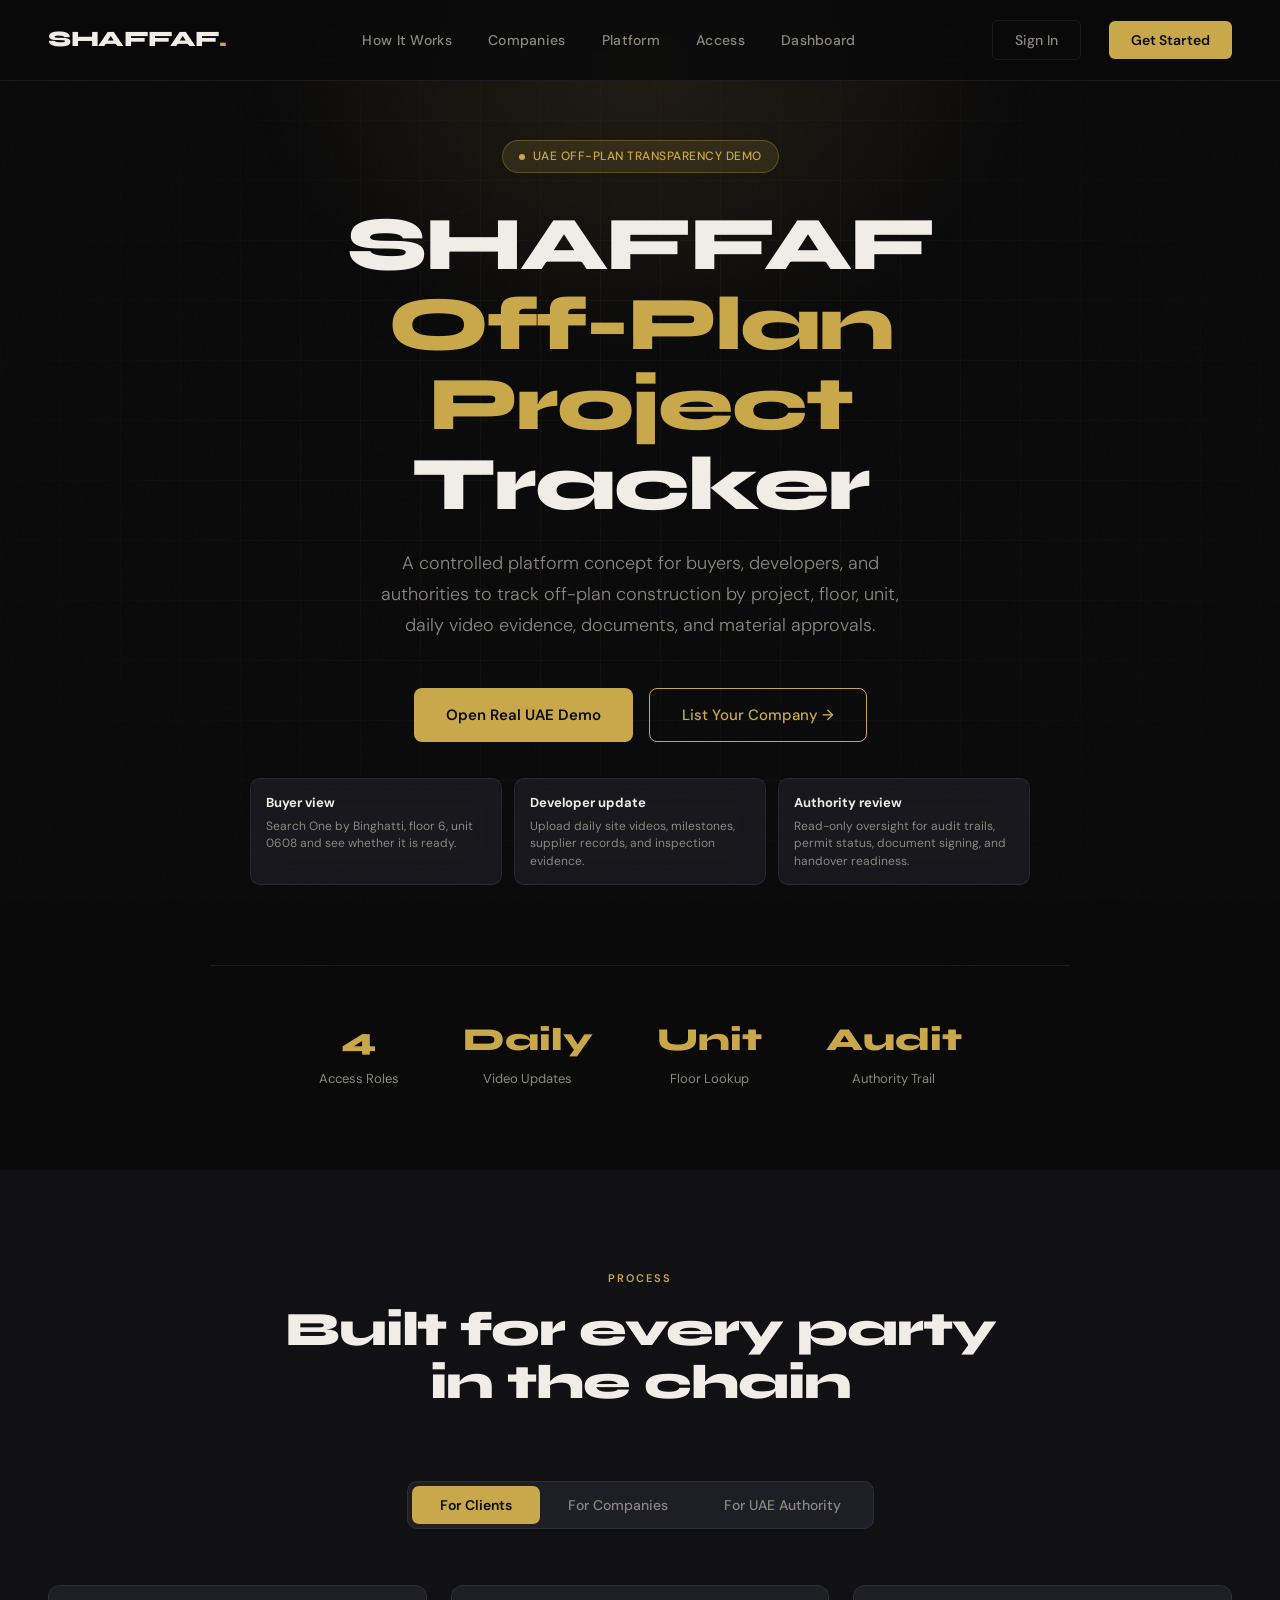
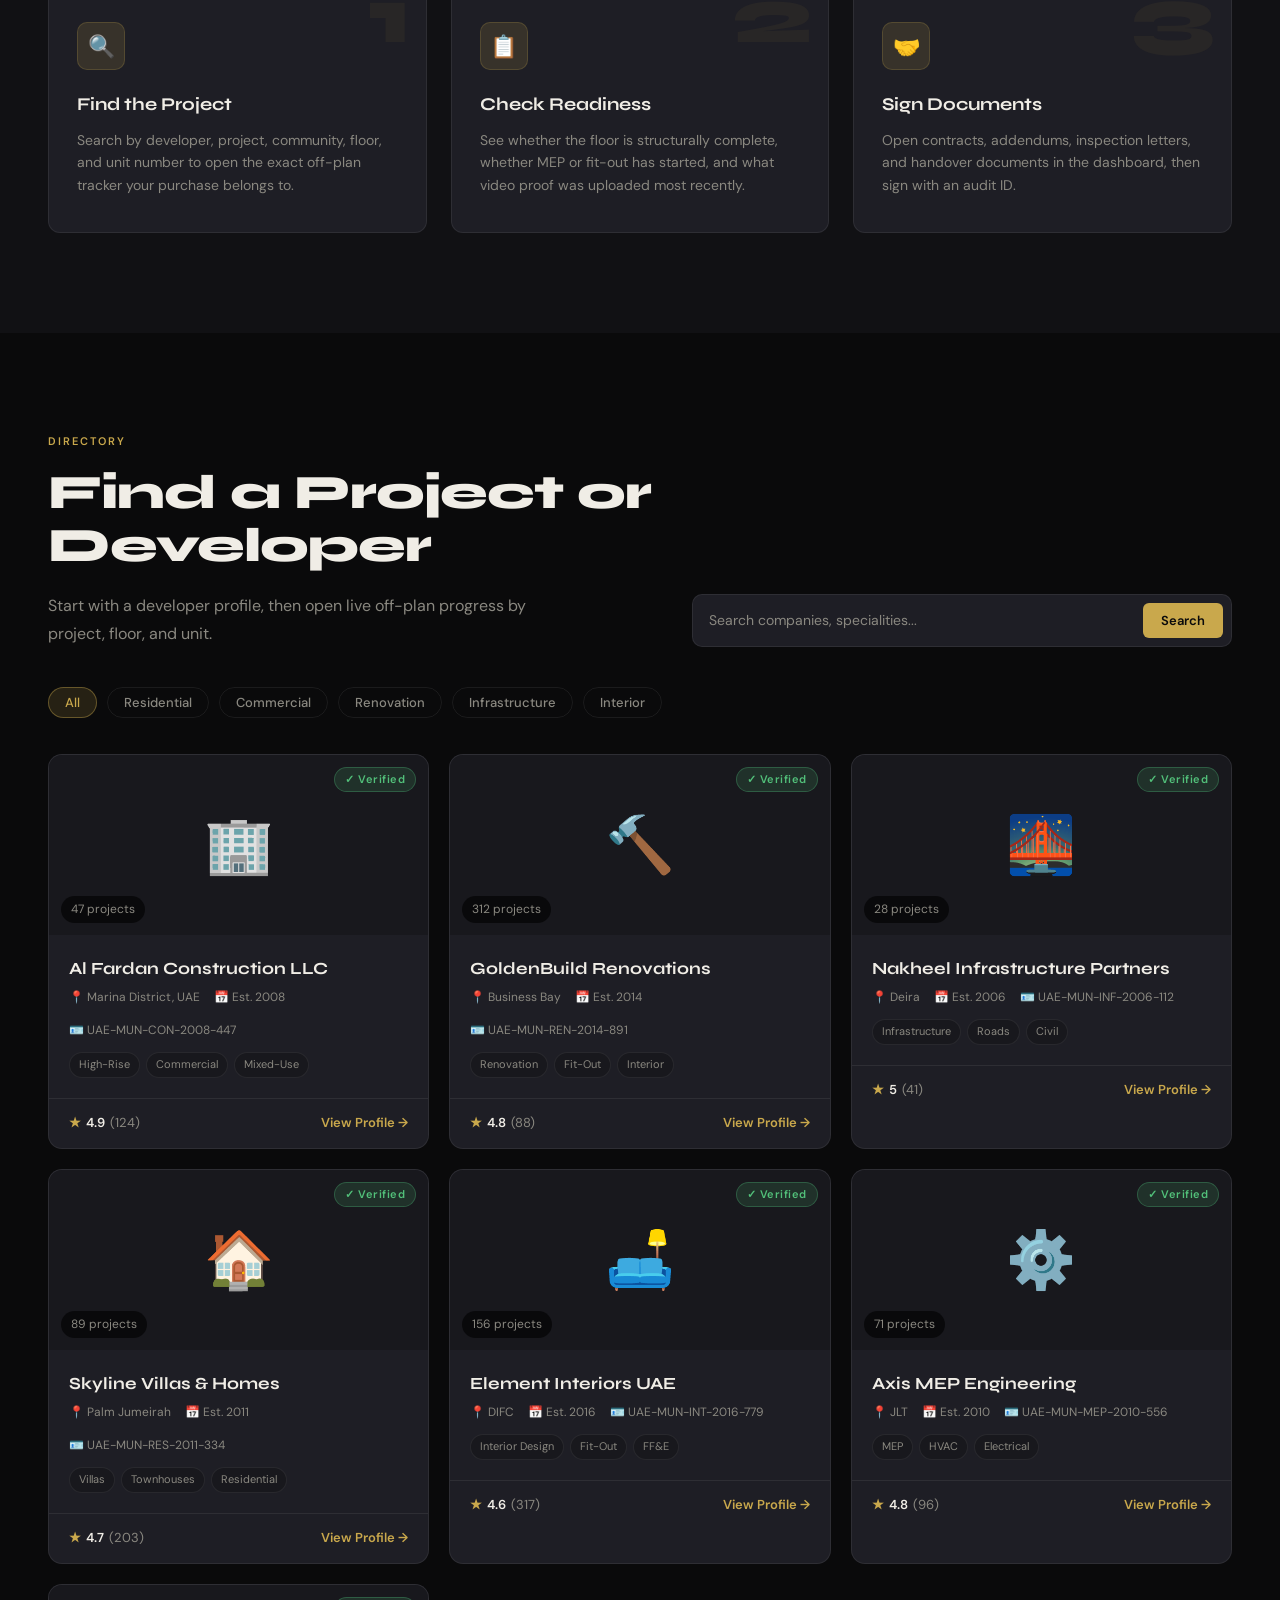
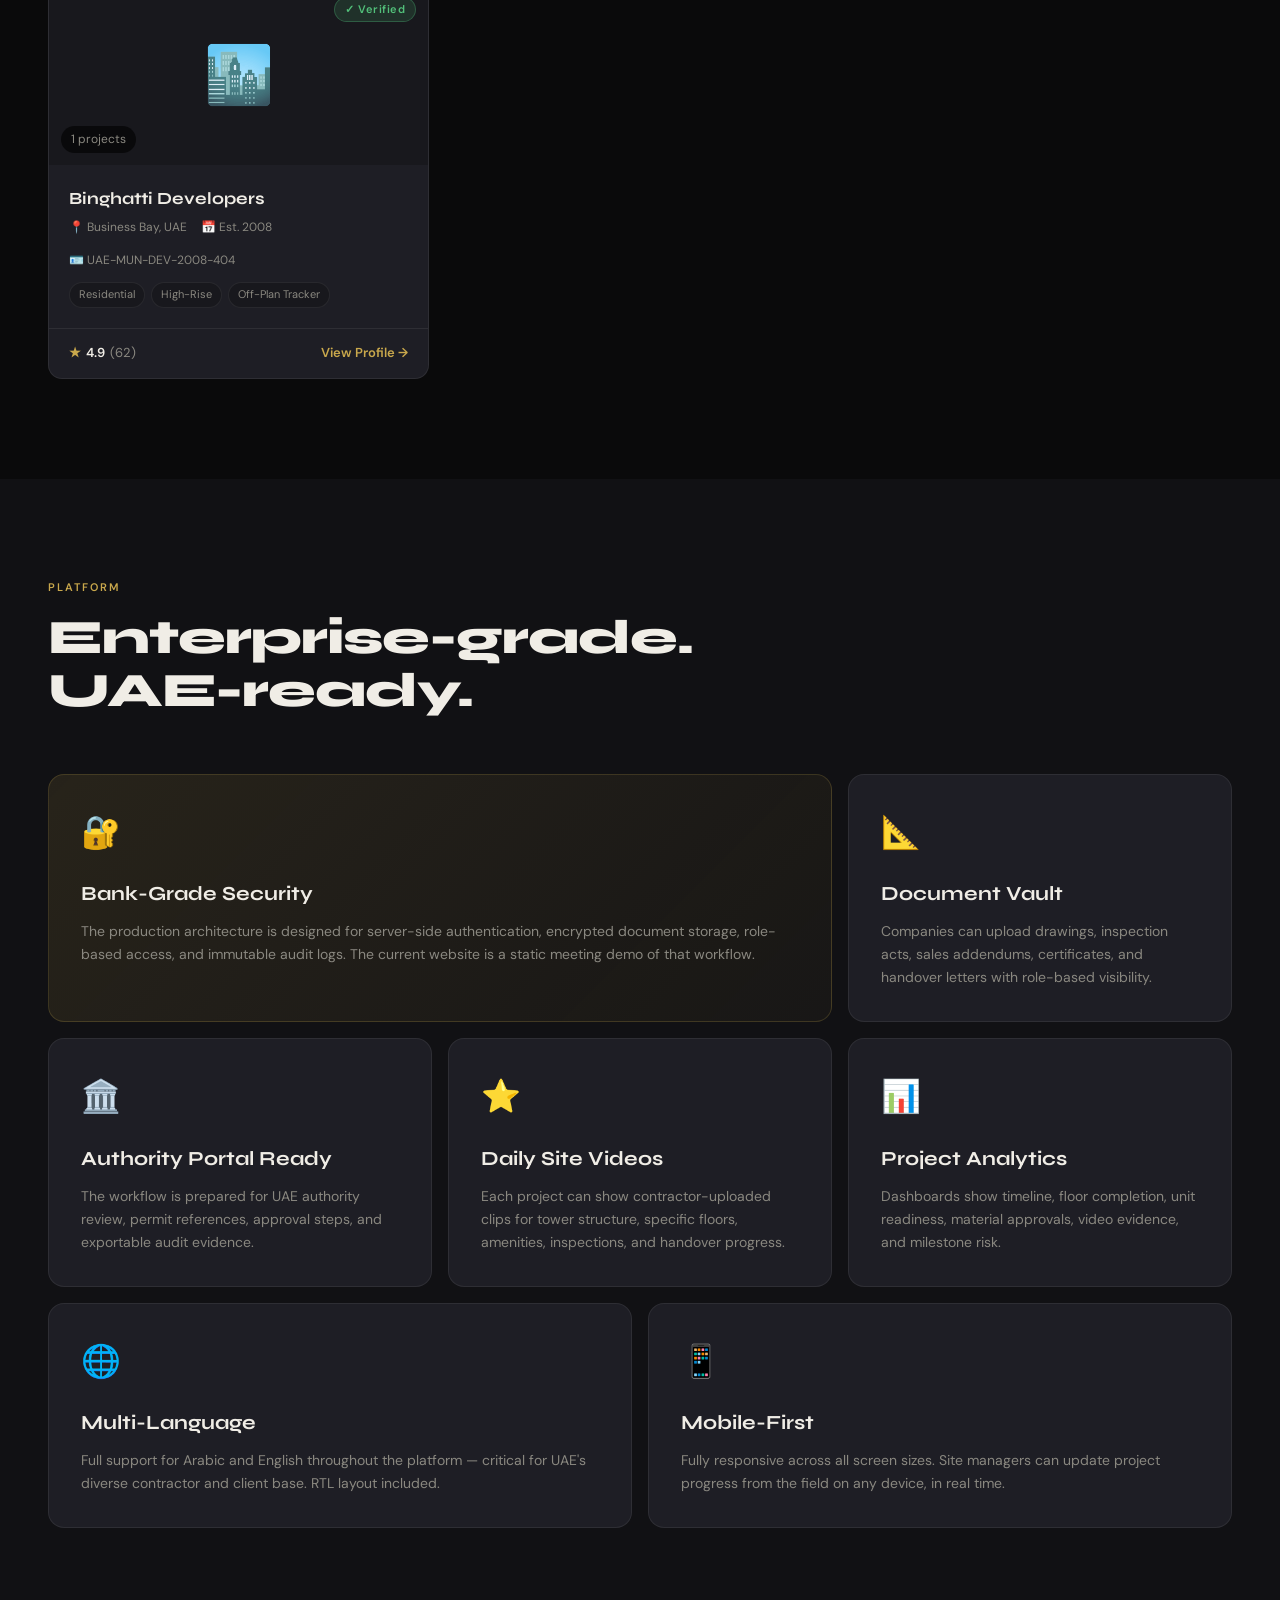
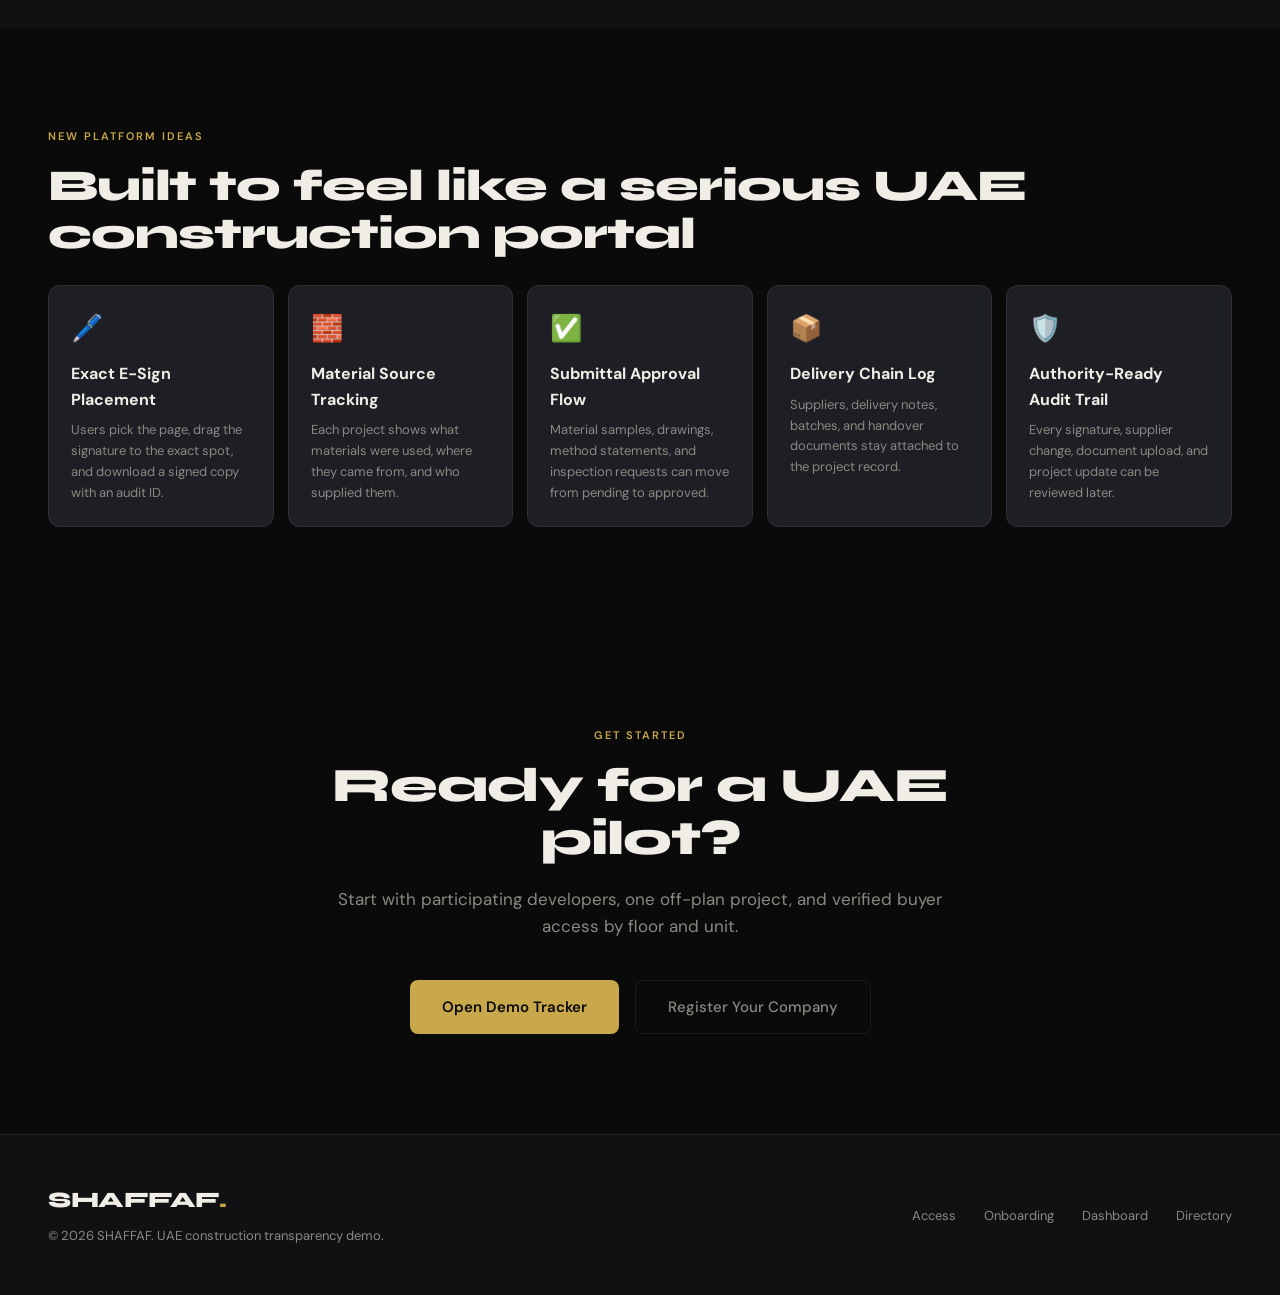
<file: index.html>
<!DOCTYPE html>
<html lang="en">

<head>
  <!-- SHAFFAF_FINAL_RENAME_VERIFIED_v2 -->
  <meta charset="UTF-8" />
  <meta name="viewport" content="width=device-width, initial-scale=1.0" />
  <title>SHAFFAF — Clear Construction Intelligence</title>
  <link rel="preconnect" href="https://fonts.googleapis.com">
  <link
    href="https://fonts.googleapis.com/css2?family=Syne:wght@400;600;700;800&family=DM+Sans:ital,wght@0,300;0,400;0,500;1,300&display=swap"
    rel="stylesheet">
  <style>
    :root {
      --gold: #C9A84C;
      --gold-light: #E8C97A;
      --gold-dim: rgba(201, 168, 76, 0.15);
      --bg: #0A0A0B;
      --bg2: #111114;
      --bg3: #18181D;
      --surface: #1E1E25;
      --border: rgba(255, 255, 255, 0.07);
      --text: #F0EDE6;
      --text-muted: #8A8880;
      --red: #E05252;
      --green: #52C07A;
    }

    *,
    *::before,
    *::after {
      box-sizing: border-box;
      margin: 0;
      padding: 0;
    }

    html {
      scroll-behavior: smooth;
    }

    body {
      background: var(--bg);
      color: var(--text);
      font-family: 'DM Sans', sans-serif;
      font-size: 16px;
      line-height: 1.6;
      overflow-x: hidden;
    }

    /* ── NOISE OVERLAY ── */
    body::before {
      content: '';
      position: fixed;
      inset: 0;
      background-image: url("data:image/svg+xml,%3Csvg viewBox='0 0 256 256' xmlns='http://www.w3.org/2000/svg'%3E%3Cfilter id='n'%3E%3CfeTurbulence type='fractalNoise' baseFrequency='0.9' numOctaves='4' stitchTiles='stitch'/%3E%3C/filter%3E%3Crect width='100%25' height='100%25' filter='url(%23n)' opacity='0.04'/%3E%3C/svg%3E");
      pointer-events: none;
      z-index: 0;
      opacity: 0.4;
    }

    /* ── NAV ── */
    nav {
      position: fixed;
      top: 0;
      left: 0;
      right: 0;
      z-index: 100;
      display: flex;
      align-items: center;
      justify-content: space-between;
      padding: 20px 48px;
      background: rgba(10, 10, 11, 0.85);
      backdrop-filter: blur(16px);
      border-bottom: 1px solid var(--border);
    }

    .logo {
      font-family: 'Syne', sans-serif;
      font-weight: 800;
      font-size: 22px;
      letter-spacing: -0.5px;
      color: var(--text);
      text-decoration: none;
    }

    .logo span {
      color: var(--gold);
    }

    .nav-links {
      display: flex;
      align-items: center;
      gap: 36px;
      list-style: none;
    }

    .nav-links a {
      color: var(--text-muted);
      text-decoration: none;
      font-size: 14px;
      font-weight: 500;
      letter-spacing: 0.3px;
      transition: color 0.2s;
    }

    .nav-links a:hover {
      color: var(--text);
    }

    .nav-cta {
      display: flex;
      justify-content: center;
      align-items: center;
      gap: 28px;
    }

    .btn {
      display: inline-flex;
      align-items: center;
      gap: 8px;
      padding: 10px 22px;
      border-radius: 6px;
      font-family: 'DM Sans', sans-serif;
      font-size: 14px;
      font-weight: 500;
      text-decoration: none;
      cursor: pointer;
      transition: all 0.2s;
      border: none;
    }

    .btn-ghost {
      background: transparent;
      border: 1px solid var(--border);
      color: var(--text-muted);
    }

    .btn-ghost:hover {
      border-color: rgba(255, 255, 255, 0.2);
      color: var(--text);
    }

    .btn-gold {
      background: var(--gold);
      color: #0A0A0B;
      font-weight: 600;
    }

    .btn-gold:hover {
      background: var(--gold-light);
      transform: translateY(-1px);
      box-shadow: 0 8px 24px rgba(201, 168, 76, 0.25);
    }

    .btn-outline-gold {
      background: transparent;
      border: 1px solid var(--gold);
      color: var(--gold);
    }

    .btn-outline-gold:hover {
      background: var(--gold-dim);
    }

    /* ── HERO ── */
    .hero {
      position: relative;
      min-height: 100vh;
      display: flex;
      align-items: center;
      justify-content: center;
      padding: 140px 48px 80px;
      overflow: hidden;
    }

    .hero-grid-bg {
      position: absolute;
      inset: 0;
      background-image:
        linear-gradient(rgba(201, 168, 76, 0.04) 1px, transparent 1px),
        linear-gradient(90deg, rgba(201, 168, 76, 0.04) 1px, transparent 1px);
      background-size: 60px 60px;
      mask-image: radial-gradient(ellipse 80% 60% at 50% 40%, black 30%, transparent 80%);
    }

    .hero-glow {
      position: absolute;
      top: -20%;
      left: 50%;
      transform: translateX(-50%);
      width: 800px;
      height: 600px;
      background: radial-gradient(ellipse, rgba(201, 168, 76, 0.12) 0%, transparent 70%);
      pointer-events: none;
    }

    .hero-content {
      position: relative;
      text-align: center;
      max-width: 860px;
    }

    .hero-badge {
      display: inline-flex;
      align-items: center;
      gap: 8px;
      padding: 6px 16px;
      background: var(--gold-dim);
      border: 1px solid rgba(201, 168, 76, 0.3);
      border-radius: 100px;
      font-size: 12px;
      font-weight: 500;
      color: var(--gold);
      letter-spacing: 0.5px;
      text-transform: uppercase;
      margin-bottom: 32px;
    }

    .hero-badge .dot {
      width: 6px;
      height: 6px;
      border-radius: 50%;
      background: var(--gold);
      animation: pulse 2s infinite;
    }

    @keyframes pulse {

      0%,
      100% {
        opacity: 1;
        transform: scale(1);
      }

      50% {
        opacity: 0.5;
        transform: scale(0.8);
      }
    }

    h1 {
      font-family: 'Syne', sans-serif;
      font-size: clamp(40px, 6vw, 76px);
      font-weight: 800;
      line-height: 1.05;
      letter-spacing: -2px;
      margin-bottom: 24px;
    }

    h1 em {
      font-style: normal;
      color: var(--gold);
    }

    .hero-sub {
      font-size: 18px;
      color: var(--text-muted);
      max-width: 560px;
      margin: 0 auto 48px;
      line-height: 1.7;
      font-weight: 300;
    }

    .hero-actions {
      display: flex;
      gap: 16px;
      justify-content: center;
      flex-wrap: wrap;
    }

    .hero-demo-strip {
      margin: 36px auto 0;
      display: grid;
      grid-template-columns: repeat(3, minmax(0, 1fr));
      gap: 12px;
      max-width: 780px;
    }

    .hero-demo-card {
      text-align: left;
      background: rgba(30, 30, 37, 0.72);
      border: 1px solid var(--border);
      border-radius: 10px;
      padding: 14px 15px;
      backdrop-filter: blur(16px);
    }

    .hero-demo-card b {
      display: block;
      font-size: 13px;
      margin-bottom: 4px;
    }

    .hero-demo-card span {
      display: block;
      color: var(--text-muted);
      font-size: 12px;
      line-height: 1.45;
    }

    .btn-lg {
      padding: 14px 32px;
      font-size: 15px;
      border-radius: 8px;
    }

    .hero-stats {
      display: flex;
      justify-content: center;
      gap: 64px;
      margin-top: 80px;
      padding-top: 48px;
      border-top: 1px solid var(--border);
    }

    .stat {
      text-align: center;
    }

    .stat-num {
      font-family: 'Syne', sans-serif;
      font-size: 32px;
      font-weight: 800;
      color: var(--gold);
    }

    .stat-label {
      font-size: 13px;
      color: var(--text-muted);
      margin-top: 4px;
    }

    /* ── SECTION SHARED ── */
    section {
      position: relative;
      padding: 100px 48px;
    }

    .section-label {
      font-size: 11px;
      font-weight: 600;
      text-transform: uppercase;
      letter-spacing: 2px;
      color: var(--gold);
      margin-bottom: 16px;
    }

    h2 {
      font-family: 'Syne', sans-serif;
      font-size: clamp(28px, 4vw, 48px);
      font-weight: 800;
      letter-spacing: -1px;
      line-height: 1.1;
      margin-bottom: 20px;
    }

    .section-desc {
      color: var(--text-muted);
      font-size: 16px;
      max-width: 480px;
      line-height: 1.7;
    }

    /* ── HOW IT WORKS ── */
    .how-it-works {
      background: var(--bg2);
    }

    .hiw-inner {
      max-width: 1200px;
      margin: 0 auto;
    }

    .hiw-header {
      text-align: center;
      margin-bottom: 72px;
    }

    .hiw-tabs {
      display: flex;
      justify-content: center;
      gap: 0;
      background: var(--surface);
      border: 1px solid var(--border);
      border-radius: 10px;
      padding: 4px;
      width: fit-content;
      margin: 0 auto 56px;
    }

    .hiw-tab {
      padding: 10px 28px;
      border-radius: 7px;
      font-size: 14px;
      font-weight: 500;
      cursor: pointer;
      transition: all 0.2s;
      color: var(--text-muted);
      border: none;
      background: none;
      font-family: 'DM Sans', sans-serif;
    }

    .hiw-tab.active {
      background: var(--gold);
      color: #0A0A0B;
      font-weight: 600;
    }

    .hiw-steps {
      display: none;
      grid-template-columns: repeat(3, 1fr);
      gap: 24px;
    }

    .hiw-steps.active {
      display: grid;
    }

    .step-card {
      background: var(--surface);
      border: 1px solid var(--border);
      border-radius: 12px;
      padding: 36px 28px;
      position: relative;
      overflow: hidden;
      transition: border-color 0.3s;
    }

    .step-card:hover {
      border-color: rgba(201, 168, 76, 0.3);
    }

    .step-card::before {
      content: attr(data-num);
      position: absolute;
      top: -10px;
      right: 16px;
      font-family: 'Syne', sans-serif;
      font-size: 80px;
      font-weight: 800;
      color: rgba(201, 168, 76, 0.06);
      line-height: 1;
      pointer-events: none;
    }

    .step-icon {
      width: 48px;
      height: 48px;
      background: var(--gold-dim);
      border: 1px solid rgba(201, 168, 76, 0.2);
      border-radius: 10px;
      display: flex;
      align-items: center;
      justify-content: center;
      font-size: 22px;
      margin-bottom: 20px;
    }

    .step-card h3 {
      font-family: 'Syne', sans-serif;
      font-size: 18px;
      font-weight: 700;
      margin-bottom: 10px;
    }

    .step-card p {
      font-size: 14px;
      color: var(--text-muted);
      line-height: 1.6;
    }

    /* ── SEARCH SECTION ── */
    .search-section {
      max-width: 1200px;
      margin: 0 auto;
    }

    .search-header {
      display: flex;
      justify-content: space-between;
      align-items: flex-end;
      margin-bottom: 40px;
      gap: 24px;
    }

    .search-bar {
      display: flex;
      gap: 12px;
      background: var(--surface);
      border: 1px solid var(--border);
      border-radius: 10px;
      padding: 8px 8px 8px 16px;
      max-width: 540px;
      width: 100%;
      transition: border-color 0.2s;
    }

    .search-bar:focus-within {
      border-color: rgba(201, 168, 76, 0.4);
    }

    .search-bar input {
      flex: 1;
      background: none;
      border: none;
      color: var(--text);
      font-family: 'DM Sans', sans-serif;
      font-size: 14px;
      outline: none;
    }

    .search-bar input::placeholder {
      color: var(--text-muted);
    }

    .filter-row {
      display: flex;
      gap: 10px;
      flex-wrap: wrap;
      margin-bottom: 36px;
    }

    .filter-chip {
      padding: 6px 16px;
      border-radius: 100px;
      font-size: 13px;
      font-weight: 500;
      cursor: pointer;
      transition: all 0.2s;
      border: 1px solid var(--border);
      color: var(--text-muted);
      background: none;
      font-family: 'DM Sans', sans-serif;
    }

    .filter-chip:hover,
    .filter-chip.active {
      background: var(--gold-dim);
      border-color: rgba(201, 168, 76, 0.4);
      color: var(--gold);
    }

    .companies-grid {
      display: grid;
      grid-template-columns: repeat(auto-fill, minmax(340px, 1fr));
      gap: 20px;
    }

    .company-card {
      background: var(--surface);
      border: 1px solid var(--border);
      border-radius: 14px;
      overflow: hidden;
      transition: all 0.3s;
      cursor: pointer;
      text-decoration: none;
      color: inherit;
      display: block;
    }

    .company-card:hover {
      transform: translateY(-4px);
      border-color: rgba(201, 168, 76, 0.3);
      box-shadow: 0 20px 40px rgba(0, 0, 0, 0.4);
    }

    .company-card-thumb {
      height: 180px;
      background: var(--bg3);
      display: flex;
      align-items: center;
      justify-content: center;
      font-size: 48px;
      position: relative;
      overflow: hidden;
    }

    .company-card-thumb .verified-badge {
      position: absolute;
      top: 12px;
      right: 12px;
      background: rgba(82, 192, 122, 0.15);
      border: 1px solid rgba(82, 192, 122, 0.3);
      color: var(--green);
      font-size: 11px;
      font-weight: 600;
      padding: 3px 10px;
      border-radius: 100px;
      letter-spacing: 0.5px;
    }

    .company-card-thumb .proj-count {
      position: absolute;
      bottom: 12px;
      left: 12px;
      background: rgba(0, 0, 0, 0.6);
      backdrop-filter: blur(8px);
      color: var(--text-muted);
      font-size: 12px;
      padding: 4px 10px;
      border-radius: 100px;
    }

    .company-card-body {
      padding: 20px;
    }

    .company-name {
      font-family: 'Syne', sans-serif;
      font-size: 17px;
      font-weight: 700;
      margin-bottom: 6px;
    }

    .company-meta {
      display: flex;
      gap: 14px;
      flex-wrap: wrap;
    }

    .company-tag {
      font-size: 12px;
      color: var(--text-muted);
      display: flex;
      align-items: center;
      gap: 4px;
    }

    .company-card-footer {
      padding: 14px 20px;
      border-top: 1px solid var(--border);
      display: flex;
      justify-content: space-between;
      align-items: center;
    }

    .rating {
      display: flex;
      align-items: center;
      gap: 5px;
      font-size: 13px;
      font-weight: 600;
    }

    .rating .star {
      color: var(--gold);
    }

    .specialties {
      display: flex;
      gap: 6px;
    }

    .spec-pill {
      font-size: 11px;
      background: var(--bg3);
      border: 1px solid var(--border);
      padding: 3px 9px;
      border-radius: 100px;
      color: var(--text-muted);
    }

    /* ── FEATURES BENTO ── */
    .features-section {
      background: var(--bg2);
    }

    .features-inner {
      max-width: 1200px;
      margin: 0 auto;
    }

    .bento-grid {
      display: grid;
      grid-template-columns: repeat(12, 1fr);
      grid-template-rows: auto;
      gap: 16px;
      margin-top: 56px;
    }

    .bento-card {
      background: var(--surface);
      border: 1px solid var(--border);
      border-radius: 16px;
      padding: 32px;
      transition: border-color 0.3s;
    }

    .bento-card:hover {
      border-color: rgba(201, 168, 76, 0.25);
    }

    .bento-card.col-8 {
      grid-column: span 8;
    }

    .bento-card.col-4 {
      grid-column: span 4;
    }

    .bento-card.col-6 {
      grid-column: span 6;
    }

    .bento-card.col-4b {
      grid-column: span 4;
    }

    .bento-icon {
      font-size: 32px;
      margin-bottom: 20px;
    }

    .bento-card h3 {
      font-family: 'Syne', sans-serif;
      font-size: 20px;
      font-weight: 700;
      margin-bottom: 10px;
    }

    .bento-card p {
      font-size: 14px;
      color: var(--text-muted);
      line-height: 1.65;
    }

    .bento-highlight {
      background: linear-gradient(135deg, rgba(201, 168, 76, 0.12), rgba(201, 168, 76, 0.04));
      border-color: rgba(201, 168, 76, 0.2);
    }

    /* ── CTA ── */
    .cta-section {
      text-align: center;
      padding: 100px 48px;
    }

    .cta-inner {
      max-width: 640px;
      margin: 0 auto;
    }

    .cta-section h2 {
      margin-bottom: 20px;
    }

    .cta-section p {
      color: var(--text-muted);
      margin-bottom: 40px;
      font-size: 17px;
    }

    .cta-buttons {
      display: flex;
      justify-content: center;
      gap: 16px;
      flex-wrap: wrap;
    }

    /* ── FOOTER ── */
    footer {
      background: var(--bg2);
      border-top: 1px solid var(--border);
      padding: 48px;
    }

    .footer-inner {
      max-width: 1200px;
      margin: 0 auto;
      display: flex;
      justify-content: space-between;
      align-items: center;
      flex-wrap: wrap;
      gap: 24px;
    }

    .footer-copy {
      font-size: 13px;
      color: var(--text-muted);
    }

    .footer-links {
      display: flex;
      gap: 28px;
      list-style: none;
    }

    .footer-links a {
      font-size: 13px;
      color: var(--text-muted);
      text-decoration: none;
      transition: color 0.2s;
    }

    .footer-links a:hover {
      color: var(--text);
    }

    /* ── MODAL ── */
    .modal-overlay {
      position: fixed;
      inset: 0;
      background: rgba(0, 0, 0, 0.8);
      backdrop-filter: blur(8px);
      z-index: 1000;
      display: flex;
      align-items: center;
      justify-content: center;
      padding: 24px;
      opacity: 0;
      pointer-events: none;
      transition: opacity 0.25s;
    }

    .modal-overlay.open {
      opacity: 1;
      pointer-events: all;
    }

    .modal {
      background: var(--bg2);
      border: 1px solid var(--border);
      border-radius: 20px;
      width: 100%;
      max-width: 480px;
      padding: 40px;
      position: relative;
      transform: translateY(20px);
      transition: transform 0.25s;
    }

    .modal-overlay.open .modal {
      transform: translateY(0);
    }

    .modal-close {
      position: absolute;
      top: 20px;
      right: 20px;
      background: var(--surface);
      border: 1px solid var(--border);
      color: var(--text-muted);
      width: 32px;
      height: 32px;
      border-radius: 6px;
      cursor: pointer;
      font-size: 16px;
      display: flex;
      align-items: center;
      justify-content: center;
      transition: all 0.2s;
    }

    .modal-close:hover {
      color: var(--text);
      border-color: rgba(255, 255, 255, 0.2);
    }

    .modal-tabs {
      display: flex;
      gap: 0;
      background: var(--surface);
      border: 1px solid var(--border);
      border-radius: 8px;
      padding: 3px;
      margin-bottom: 32px;
    }

    .modal-tab {
      flex: 1;
      padding: 9px;
      border-radius: 6px;
      font-size: 13px;
      font-weight: 500;
      cursor: pointer;
      transition: all 0.2s;
      color: var(--text-muted);
      border: none;
      background: none;
      font-family: 'DM Sans', sans-serif;
      text-align: center;
    }

    .modal-tab.active {
      background: var(--gold);
      color: #0A0A0B;
      font-weight: 600;
    }

    .modal h2 {
      font-size: 26px;
      letter-spacing: -0.5px;
      margin-bottom: 8px;
    }

    .modal-desc {
      font-size: 14px;
      color: var(--text-muted);
      margin-bottom: 28px;
    }

    .form-group {
      margin-bottom: 16px;
    }

    .form-group label {
      display: block;
      font-size: 12px;
      font-weight: 600;
      color: var(--text-muted);
      text-transform: uppercase;
      letter-spacing: 0.5px;
      margin-bottom: 7px;
    }

    .form-group input,
    .form-group select {
      width: 100%;
      background: var(--surface);
      border: 1px solid var(--border);
      border-radius: 8px;
      color: var(--text);
      font-family: 'DM Sans', sans-serif;
      font-size: 14px;
      padding: 11px 14px;
      outline: none;
      transition: border-color 0.2s;
    }

    .form-group input:focus,
    .form-group select:focus {
      border-color: rgba(201, 168, 76, 0.5);
    }

    .form-group select option {
      background: var(--bg2);
    }

    .form-row {
      display: grid;
      grid-template-columns: 1fr 1fr;
      gap: 12px;
    }

    .form-submit {
      width: 100%;
      padding: 13px;
      margin-top: 8px;
      font-size: 15px;
    }

    .form-footer {
      text-align: center;
      font-size: 12px;
      color: var(--text-muted);
      margin-top: 16px;
    }

    .form-footer a {
      color: var(--gold);
      text-decoration: none;
    }

    .password-strength {
      height: 3px;
      border-radius: 100px;
      background: var(--surface);
      margin-top: 6px;
      overflow: hidden;
    }

    .password-strength-bar {
      height: 100%;
      border-radius: 100px;
      transition: all 0.3s;
      width: 0%;
    }

    .alert {
      padding: 10px 14px;
      border-radius: 8px;
      font-size: 13px;
      margin-bottom: 16px;
      display: none;
    }

    .alert-error {
      background: rgba(224, 82, 82, 0.12);
      border: 1px solid rgba(224, 82, 82, 0.3);
      color: var(--red);
    }

    .alert-success {
      background: rgba(82, 192, 122, 0.12);
      border: 1px solid rgba(82, 192, 122, 0.3);
      color: var(--green);
    }

    /* ── Utility ── */
    .max-w {
      max-width: 1200px;
      margin: 0 auto;
    }

    .uae-note .tag {
      display: inline-flex;
      padding: 7px 12px;
      border: 1px solid var(--gold);
      border-radius: 100px;
      color: var(--gold);
      font-size: 12px;
      font-weight: 700
    }

    .section-title {
      font-family: 'Syne', sans-serif;
      font-size: clamp(28px, 4vw, 44px);
      font-weight: 800;
      letter-spacing: -1px;
      line-height: 1.1;
      margin-bottom: 26px;
    }

    .features-grid {
      max-width: 1200px;
      margin: 26px auto 0;
      display: grid;
      grid-template-columns: repeat(5, 1fr);
      gap: 14px;
    }

    .feature-card {
      background: var(--surface);
      border: 1px solid var(--border);
      border-radius: 12px;
      padding: 22px;
    }

    .feature-icon {
      font-size: 26px;
      margin-bottom: 12px;
    }

    .feature-card h3 {
      font-size: 16px;
      margin-bottom: 8px;
    }

    .feature-card p {
      color: var(--text-muted);
      font-size: 13px;
      line-height: 1.6;
    }

    @media (max-width: 1100px) {
      .features-grid {
        grid-template-columns: repeat(2, 1fr);
      }
    }

    @media (max-width: 768px) {
      nav {
        padding: 16px 20px;
      }

      .nav-links {
        display: none;
      }

      section {
        padding: 64px 20px;
      }

      .hero {
        padding: 120px 20px 60px;
      }

      .hero-stats {
        gap: 32px;
        flex-wrap: wrap;
      }

      .hiw-steps {
        grid-template-columns: 1fr;
      }

      .bento-grid {
        grid-template-columns: 1fr;
      }

      .hero-demo-strip,
      .features-grid {
        grid-template-columns: 1fr;
      }

      .bento-card.col-8,
      .bento-card.col-4,
      .bento-card.col-6,
      .bento-card.col-4b {
        grid-column: span 1;
      }

      .search-header {
        flex-direction: column;
        align-items: flex-start;
      }

      footer {
        padding: 32px 20px;
      }

      .footer-inner {
        flex-direction: column;
        align-items: flex-start;
      }
    }
  </style>
  <link rel="stylesheet" href="mobile.css">
</head>

<body>

  <!-- NAV -->
  <nav>
    <a href="index.html" class="logo">SHAFFAF<span>.</span></a>
    <ul class="nav-links">
      <li><a href="#how-it-works">How It Works</a></li>
      <li><a href="search.html">Companies</a></li>
      <li><a href="#features">Platform</a></li>
      <li><a href="access.html">Access</a></li>
      <li><a href="dashboard.html">Dashboard</a></li>
    </ul>
    <div class="nav-cta">
      <button class="btn btn-ghost" onclick="openModal('login')">Sign In</button>
      <button class="btn btn-gold" onclick="openModal('signup')">Get Started</button>
    </div>
  </nav>

  <!-- HERO -->
  <section class="hero">
    <div class="hero-grid-bg"></div>
    <div class="hero-glow"></div>
    <div class="hero-content">
      <div class="hero-badge">
        <span class="dot"></span>
        UAE off-plan transparency demo
      </div>
      <h1>
        SHAFFAF<br><em>Off-Plan Project</em><br>Tracker
      </h1>
      <p class="hero-sub">
        A controlled platform concept for buyers, developers, and authorities to track off-plan construction by project,
        floor, unit, daily video evidence, documents, and material approvals.
      </p>
      <div class="hero-actions">
        <a href="project.html?id=p99" class="btn btn-gold btn-lg">Open Real UAE Demo</a>
        <a href="company-register.html" class="btn btn-outline-gold btn-lg">List Your Company →</a>
      </div>
      <div class="hero-demo-strip">
        <div class="hero-demo-card"><b>Buyer view</b><span>Search One by Binghatti, floor 6, unit 0608 and see whether
            it is ready.</span></div>
        <div class="hero-demo-card"><b>Developer update</b><span>Upload daily site videos, milestones, supplier records,
            and inspection evidence.</span></div>
        <div class="hero-demo-card"><b>Authority review</b><span>Read-only oversight for audit trails, permit status,
            document signing, and handover readiness.</span></div>
      </div>
      <div class="hero-stats">
        <div class="stat">
          <div class="stat-num">4</div>
          <div class="stat-label">Access Roles</div>
        </div>
        <div class="stat">
          <div class="stat-num">Daily</div>
          <div class="stat-label">Video Updates</div>
        </div>
        <div class="stat">
          <div class="stat-num">Unit</div>
          <div class="stat-label">Floor Lookup</div>
        </div>
        <div class="stat">
          <div class="stat-num">Audit</div>
          <div class="stat-label">Authority Trail</div>
        </div>
      </div>
    </div>
  </section>

  <!-- HOW IT WORKS -->
  <section class="how-it-works" id="how-it-works">
    <div class="hiw-inner">
      <div class="hiw-header">
        <div class="section-label">Process</div>
        <h2>Built for every party<br>in the chain</h2>
      </div>

      <div class="hiw-tabs">
        <button class="hiw-tab active" onclick="switchTab('client', this)">For Clients</button>
        <button class="hiw-tab" onclick="switchTab('company', this)">For Companies</button>
        <button class="hiw-tab" onclick="switchTab('gov', this)">For UAE Authority</button>
      </div>

      <div class="hiw-steps active" id="tab-client">
        <div class="step-card" data-num="1">
          <div class="step-icon">🔍</div>
          <h3>Find the Project</h3>
          <p>Search by developer, project, community, floor, and unit number to open the exact off-plan tracker your
            purchase belongs to.</p>
        </div>
        <div class="step-card" data-num="2">
          <div class="step-icon">📋</div>
          <h3>Check Readiness</h3>
          <p>See whether the floor is structurally complete, whether MEP or fit-out has started, and what video proof
            was uploaded most recently.</p>
        </div>
        <div class="step-card" data-num="3">
          <div class="step-icon">🤝</div>
          <h3>Sign Documents</h3>
          <p>Open contracts, addendums, inspection letters, and handover documents in the dashboard, then sign with an
            audit ID.</p>
        </div>
      </div>

      <div class="hiw-steps" id="tab-company">
        <div class="step-card" data-num="1">
          <div class="step-icon">🏗️</div>
          <h3>Register & Verify</h3>
          <p>Create the developer or contractor profile, upload the trade license, and prepare the company for
            authority-reviewed onboarding.</p>
        </div>
        <div class="step-card" data-num="2">
          <div class="step-icon">📐</div>
          <h3>Update Projects</h3>
          <p>Upload floor progress, daily site videos, material submittals, supplier documents, inspection reports, and
            milestone notes.</p>
        </div>
        <div class="step-card" data-num="3">
          <div class="step-icon">📈</div>
          <h3>Reduce Support Load</h3>
          <p>Give buyers one verified place to check status instead of asking sales teams for screenshots, forwarded
            videos, or informal updates.</p>
        </div>
      </div>

      <div class="hiw-steps" id="tab-gov">
        <div class="step-card" data-num="1">
          <div class="step-icon">🏛️</div>
          <h3>Pilot Oversight</h3>
          <p>Review a controlled registry of participating developers, projects, permits, documents, daily update
            evidence, and handover status.</p>
        </div>
        <div class="step-card" data-num="2">
          <div class="step-icon">✅</div>
          <h3>Compliance Tracking</h3>
          <p>Monitor material approvals, inspection records, video evidence, document signatures, and buyer-facing
            update history.</p>
        </div>
        <div class="step-card" data-num="3">
          <div class="step-icon">📊</div>
          <h3>Project Analytics</h3>
          <p>See project progress, delayed milestones, missing evidence, supplier readiness, and handover risk across
            participating off-plan sites.</p>
        </div>
      </div>
    </div>
  </section>

  <!-- COMPANY SEARCH -->
  <section id="companies">
    <div class="search-section">
      <div class="search-header">
        <div>
          <div class="section-label">Directory</div>
          <h2>Find a Project or Developer</h2>
          <p class="section-desc">Start with a developer profile, then open live off-plan progress by project, floor,
            and unit.</p>
        </div>
        <div class="search-bar">
          <input type="text" placeholder="Search companies, specialities..." id="searchInput"
            oninput="filterCompanies()" />
          <button class="btn btn-gold" style="padding:9px 18px; font-size:13px;">Search</button>
        </div>
      </div>

      <div class="filter-row" id="filterRow">
        <button class="filter-chip active" onclick="setFilter('all', this)">All</button>
        <button class="filter-chip" onclick="setFilter('residential', this)">Residential</button>
        <button class="filter-chip" onclick="setFilter('commercial', this)">Commercial</button>
        <button class="filter-chip" onclick="setFilter('renovation', this)">Renovation</button>
        <button class="filter-chip" onclick="setFilter('infrastructure', this)">Infrastructure</button>
        <button class="filter-chip" onclick="setFilter('interior', this)">Interior</button>
      </div>

      <div class="companies-grid" id="companiesGrid">
        <!-- Injected by JS -->
      </div>
    </div>
  </section>

  <!-- FEATURES BENTO -->
  <section class="features-section" id="features">
    <div class="features-inner">
      <div class="section-label">Platform</div>
      <h2>Enterprise-grade.<br>UAE-ready.</h2>

      <div class="bento-grid">
        <div class="bento-card col-8 bento-highlight">
          <div class="bento-icon">🔐</div>
          <h3>Bank-Grade Security</h3>
          <p>The production architecture is designed for server-side authentication, encrypted document storage,
            role-based access, and immutable audit logs. The current website is a static meeting demo of that workflow.
          </p>
        </div>
        <div class="bento-card col-4">
          <div class="bento-icon">📐</div>
          <h3>Document Vault</h3>
          <p>Companies can upload drawings, inspection acts, sales addendums, certificates, and handover letters with
            role-based visibility.</p>
        </div>
        <div class="bento-card col-4">
          <div class="bento-icon">🏛️</div>
          <h3>Authority Portal Ready</h3>
          <p>The workflow is prepared for UAE authority review, permit references, approval steps, and exportable audit
            evidence.</p>
        </div>
        <div class="bento-card col-4">
          <div class="bento-icon">⭐</div>
          <h3>Daily Site Videos</h3>
          <p>Each project can show contractor-uploaded clips for tower structure, specific floors, amenities,
            inspections, and handover progress.</p>
        </div>
        <div class="bento-card col-4">
          <div class="bento-icon">📊</div>
          <h3>Project Analytics</h3>
          <p>Dashboards show timeline, floor completion, unit readiness, material approvals, video evidence, and
            milestone risk.</p>
        </div>
        <div class="bento-card col-6">
          <div class="bento-icon">🌐</div>
          <h3>Multi-Language</h3>
          <p>Full support for Arabic and English throughout the platform — critical for UAE's diverse contractor and
            client base. RTL layout included.</p>
        </div>
        <div class="bento-card col-6">
          <div class="bento-icon">📱</div>
          <h3>Mobile-First</h3>
          <p>Fully responsive across all screen sizes. Site managers can update project progress from the field on any
            device, in real time.</p>
        </div>
      </div>
    </div>
  </section>

  <!-- CTA -->

  <section class="section" id="improvements">
    <div class="section-label">New Platform Ideas</div>
    <h2 class="section-title">Built to feel like a serious UAE construction portal</h2>
    <div class="features-grid">
      <div class="feature-card">
        <div class="feature-icon">🖊️</div>
        <h3>Exact E-Sign Placement</h3>
        <p>Users pick the page, drag the signature to the exact spot, and download a signed copy with an audit ID.</p>
      </div>
      <div class="feature-card">
        <div class="feature-icon">🧱</div>
        <h3>Material Source Tracking</h3>
        <p>Each project shows what materials were used, where they came from, and who supplied them.</p>
      </div>
      <div class="feature-card">
        <div class="feature-icon">✅</div>
        <h3>Submittal Approval Flow</h3>
        <p>Material samples, drawings, method statements, and inspection requests can move from pending to approved.</p>
      </div>
      <div class="feature-card">
        <div class="feature-icon">📦</div>
        <h3>Delivery Chain Log</h3>
        <p>Suppliers, delivery notes, batches, and handover documents stay attached to the project record.</p>
      </div>
      <div class="feature-card">
        <div class="feature-icon">🛡️</div>
        <h3>Authority-Ready Audit Trail</h3>
        <p>Every signature, supplier change, document upload, and project update can be reviewed later.</p>
      </div>
    </div>
  </section>

  <section class="cta-section">
    <div class="cta-inner">
      <div class="section-label">Get Started</div>
      <h2>Ready for a UAE pilot?</h2>
      <p>Start with participating developers, one off-plan project, and verified buyer access by floor and unit.</p>
      <div class="cta-buttons">
        <a href="project.html?id=p99" class="btn btn-gold btn-lg">Open Demo Tracker</a>
        <a href="company-register.html" class="btn btn-ghost btn-lg">Register Your Company</a>
      </div>
    </div>
  </section>

  <!-- FOOTER -->
  <footer>
    <div class="footer-inner">
      <div>
        <a href="index.html" class="logo" style="display:block; margin-bottom:8px;">SHAFFAF<span
            style="color:var(--gold)">.</span></a>
        <p class="footer-copy">© 2026 SHAFFAF. UAE construction transparency demo.</p>
      </div>
      <ul class="footer-links">
        <li><a href="access.html">Access</a></li>
        <li><a href="company-register.html">Onboarding</a></li>
        <li><a href="dashboard.html">Dashboard</a></li>
        <li><a href="search.html">Directory</a></li>
      </ul>
    </div>
  </footer>

  <!-- AUTH MODAL -->
  <div class="modal-overlay" id="authModal">
    <div class="modal">
      <button class="modal-close" onclick="closeModal()">✕</button>

      <div id="loginForm">
        <h2>Welcome back</h2>
        <p class="modal-desc">Sign in to your SHAFFAF account</p>
        <div class="modal-tabs" style="margin-bottom:24px;">
          <button class="modal-tab active" onclick="switchAuthTab('login')">Sign In</button>
          <button class="modal-tab" onclick="switchAuthTab('signup')">Sign Up</button>
        </div>
        <div class="alert alert-error" id="loginError"></div>
        <div class="form-group">
          <label>Email Address</label>
          <input type="email" id="loginEmail" placeholder="you@company.com" />
        </div>
        <div class="form-group">
          <label>Password</label>
          <input type="password" id="loginPassword" placeholder="••••••••" />
        </div>
        <button class="btn btn-gold form-submit btn-lg" onclick="handleLogin()">Sign In</button>
        <p class="form-footer"><a href="#">Forgot password?</a></p>
      </div>

      <div id="signupForm" style="display:none;">
        <h2>Create account</h2>
        <p class="modal-desc">Join UAE's construction registry</p>
        <div class="modal-tabs" style="margin-bottom:24px;">
          <button class="modal-tab" onclick="switchAuthTab('login')">Sign In</button>
          <button class="modal-tab active" onclick="switchAuthTab('signup')">Sign Up</button>
        </div>
        <div class="alert alert-error" id="signupError"></div>
        <div class="alert alert-success" id="signupSuccess"></div>
        <div class="form-group">
          <label>Account Type</label>
          <select id="accountType">
            <option value="company">🏢 Company (Construction / Renovation)</option>
            <option value="investor">💰 Investor (Track Investments)</option>
            <option value="government">🏛️ UAE Authority (Regulatory Oversight)</option>
            <option value="client">👤 Client (Property Buyer / Tenant)</option>
          </select>
        </div>
        <div class="form-row">
          <div class="form-group">
            <label>First Name</label>
            <input type="text" id="signupFirst" placeholder="Omar" />
          </div>
          <div class="form-group">
            <label>Last Name</label>
            <input type="text" id="signupLast" placeholder="Aliyev" />
          </div>
        </div>
        <div class="form-group">
          <label>Email Address</label>
          <input type="email" id="signupEmail" placeholder="you@company.com" />
        </div>
        <div class="form-group">
          <label>Password</label>
          <input type="password" id="signupPass" placeholder="Min. 8 characters"
            oninput="checkPasswordStrength(this.value)" />
          <div class="password-strength">
            <div class="password-strength-bar" id="strengthBar"></div>
          </div>
        </div>
        <div class="form-group">
          <label>Confirm Password</label>
          <input type="password" id="signupPassConfirm" placeholder="••••••••" />
        </div>
        <button class="btn btn-gold form-submit btn-lg" onclick="handleSignup()">Create Account</button>
        <p class="form-footer">By signing up you agree to our <a href="#">Terms & Privacy Policy</a></p>
      </div>
    </div>
  </div>

  <script src="data.js"></script>
  <script src="app.js"></script>
</body>

</html>
</file>
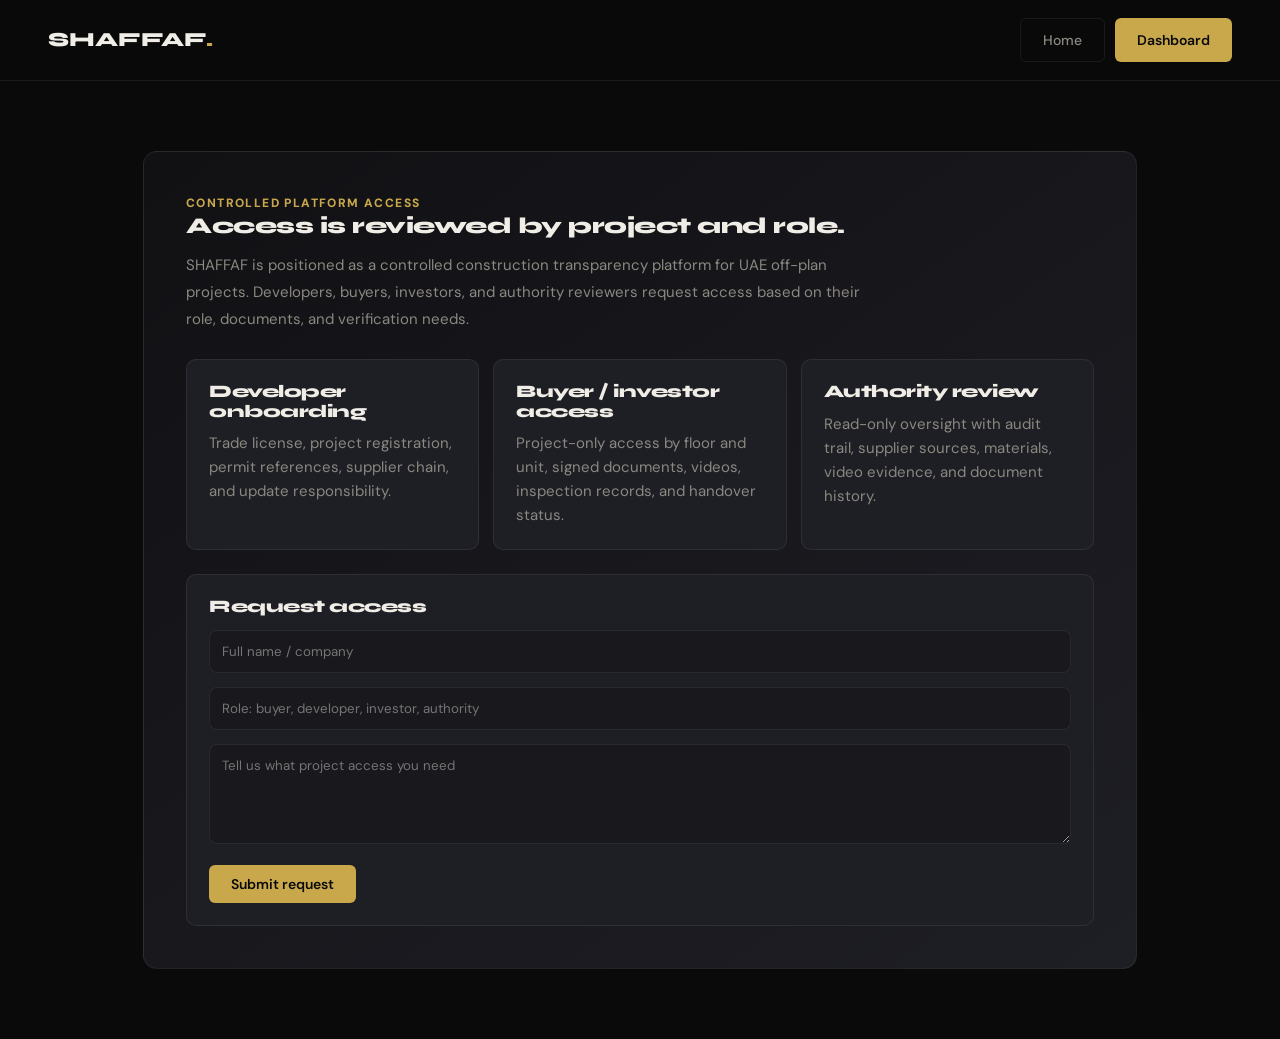
<file: access.html>
<!DOCTYPE html>
<html lang="en">

<head>
    <meta charset="UTF-8">
    <meta name="viewport" content="width=device-width,initial-scale=1.0">
    <title>Access Request — SHAFFAF</title>
    <link href="https://fonts.googleapis.com/css2?family=Syne:wght@700;800&family=DM+Sans:wght@400;500;600&display=swap"
        rel="stylesheet">
    <link rel="stylesheet" href="shared.css">
    <style>
        .wrap {
            max-width: 1050px;
            margin: 0 auto;
            padding: 70px 28px
        }

        .hero {
            background: linear-gradient(145deg, var(--bg2), var(--surface));
            border: 1px solid var(--border);
            border-radius: 14px;
            padding: 42px
        }

        .grid {
            display: grid;
            grid-template-columns: repeat(3, 1fr);
            gap: 14px;
            margin-top: 26px
        }

        .card {
            background: var(--surface);
            border: 1px solid var(--border);
            border-radius: 10px;
            padding: 22px
        }

        .label {
            color: var(--gold);
            font-size: 12px;
            text-transform: uppercase;
            letter-spacing: 1.4px;
            font-weight: 800
        }

        .field {
            margin-top: 14px
        }

        .field input,
        .field textarea {
            width: 100%;
            background: var(--bg3);
            border: 1px solid var(--border);
            border-radius: 8px;
            color: var(--text);
            padding: 12px;
            font-family: inherit
        }

        .field textarea {
            min-height: 100px
        }

        .nav-actions {
            display: flex;
            gap: 10px;
            flex-wrap: wrap
        }

        @media(max-width:800px) {
            .grid {
                grid-template-columns: 1fr
            }

            .wrap {
                padding: 34px 18px
            }

            .hero {
                padding: 26px
            }
        }
    </style>
</head>

<body>
    <nav class="site-nav"><a class="logo" href="index.html">SHAFFAF<span>.</span></a>
        <div class="nav-actions"><a class="btn btn-ghost" href="index.html">Home</a><a class="btn btn-gold"
                href="dashboard.html">Dashboard</a></div>
    </nav>
    <main class="wrap">
        <section class="hero">
            <div class="label">Controlled platform access</div>
            <h1>Access is reviewed by project and role.</h1>
            <p style="color:var(--text-muted);max-width:680px;line-height:1.8;margin-top:14px">SHAFFAF is positioned as
                a controlled construction transparency platform for UAE off-plan projects. Developers, buyers,
                investors, and authority reviewers request access based on their role, documents, and verification
                needs.</p>
            <div class="grid">
                <div class="card">
                    <h3>Developer onboarding</h3>
                    <p style="color:var(--text-muted);margin-top:10px">Trade license, project registration, permit
                        references, supplier chain, and update responsibility.</p>
                </div>
                <div class="card">
                    <h3>Buyer / investor access</h3>
                    <p style="color:var(--text-muted);margin-top:10px">Project-only access by floor and unit, signed
                        documents, videos, inspection records, and handover status.</p>
                </div>
                <div class="card">
                    <h3>Authority review</h3>
                    <p style="color:var(--text-muted);margin-top:10px">Read-only oversight with audit trail, supplier
                        sources, materials, video evidence, and document history.</p>
                </div>
            </div>
            <div class="card" style="margin-top:24px">
                <h3>Request access</h3>
                <div class="field"><input placeholder="Full name / company"></div>
                <div class="field"><input placeholder="Role: buyer, developer, investor, authority"></div>
                <div class="field"><textarea placeholder="Tell us what project access you need"></textarea></div><button
                    class="btn btn-gold" style="margin-top:14px"
                    onclick="alert('Demo request saved. Connect this to backend/email later.')">Submit request</button>
            </div>
        </section>
    </main>
</body>

</html>
</file>
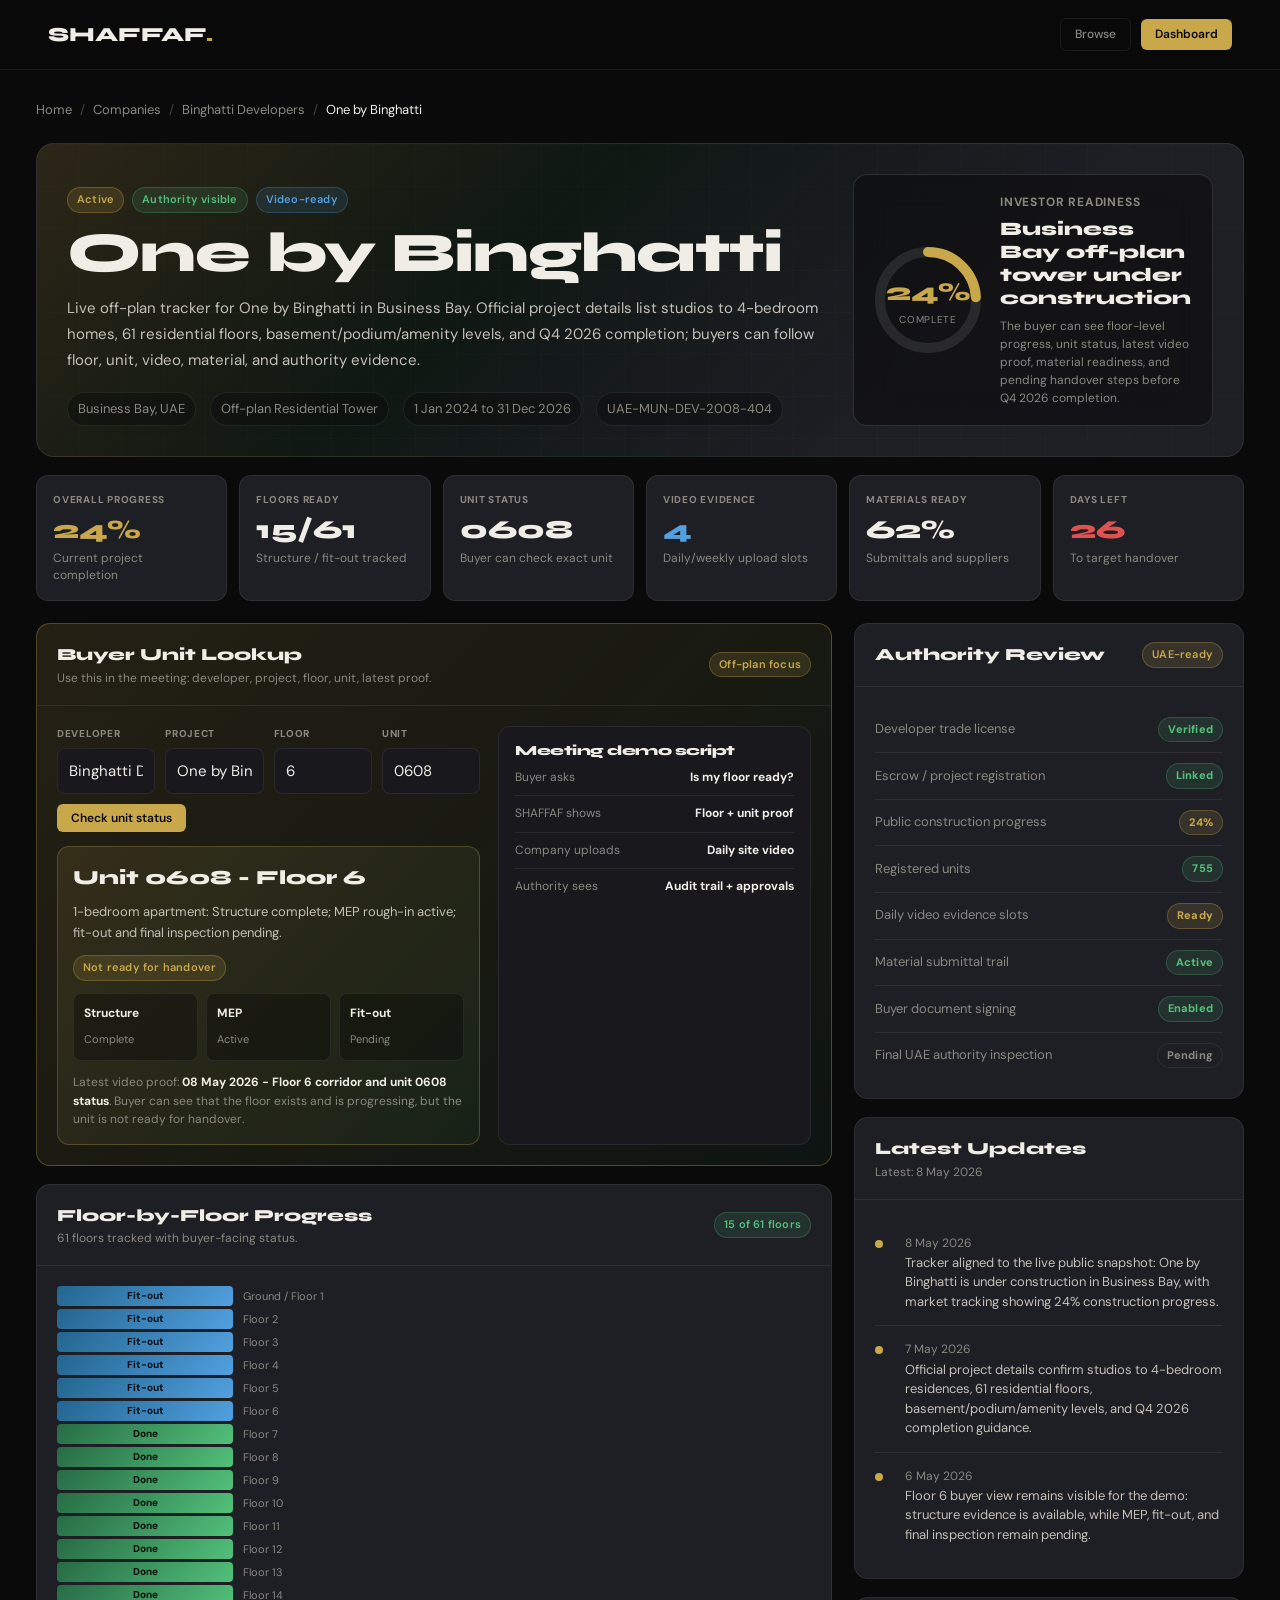
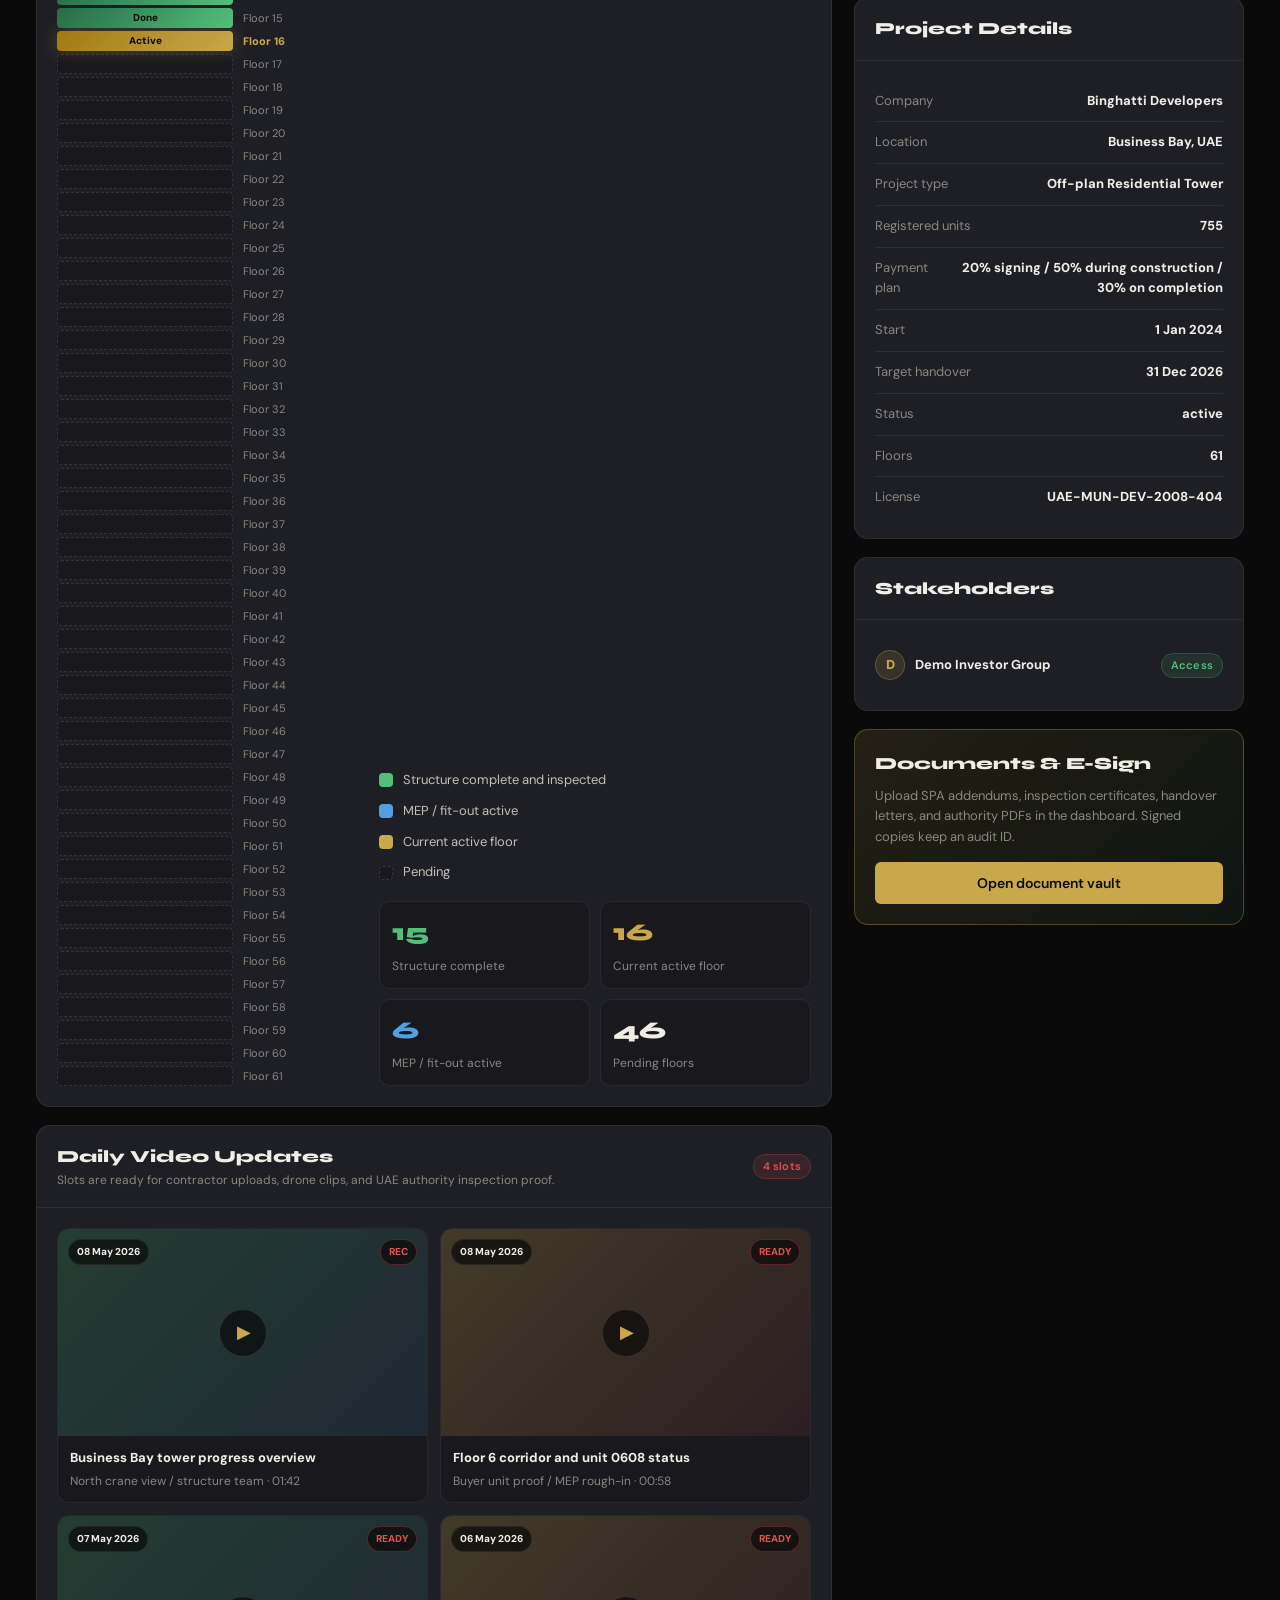
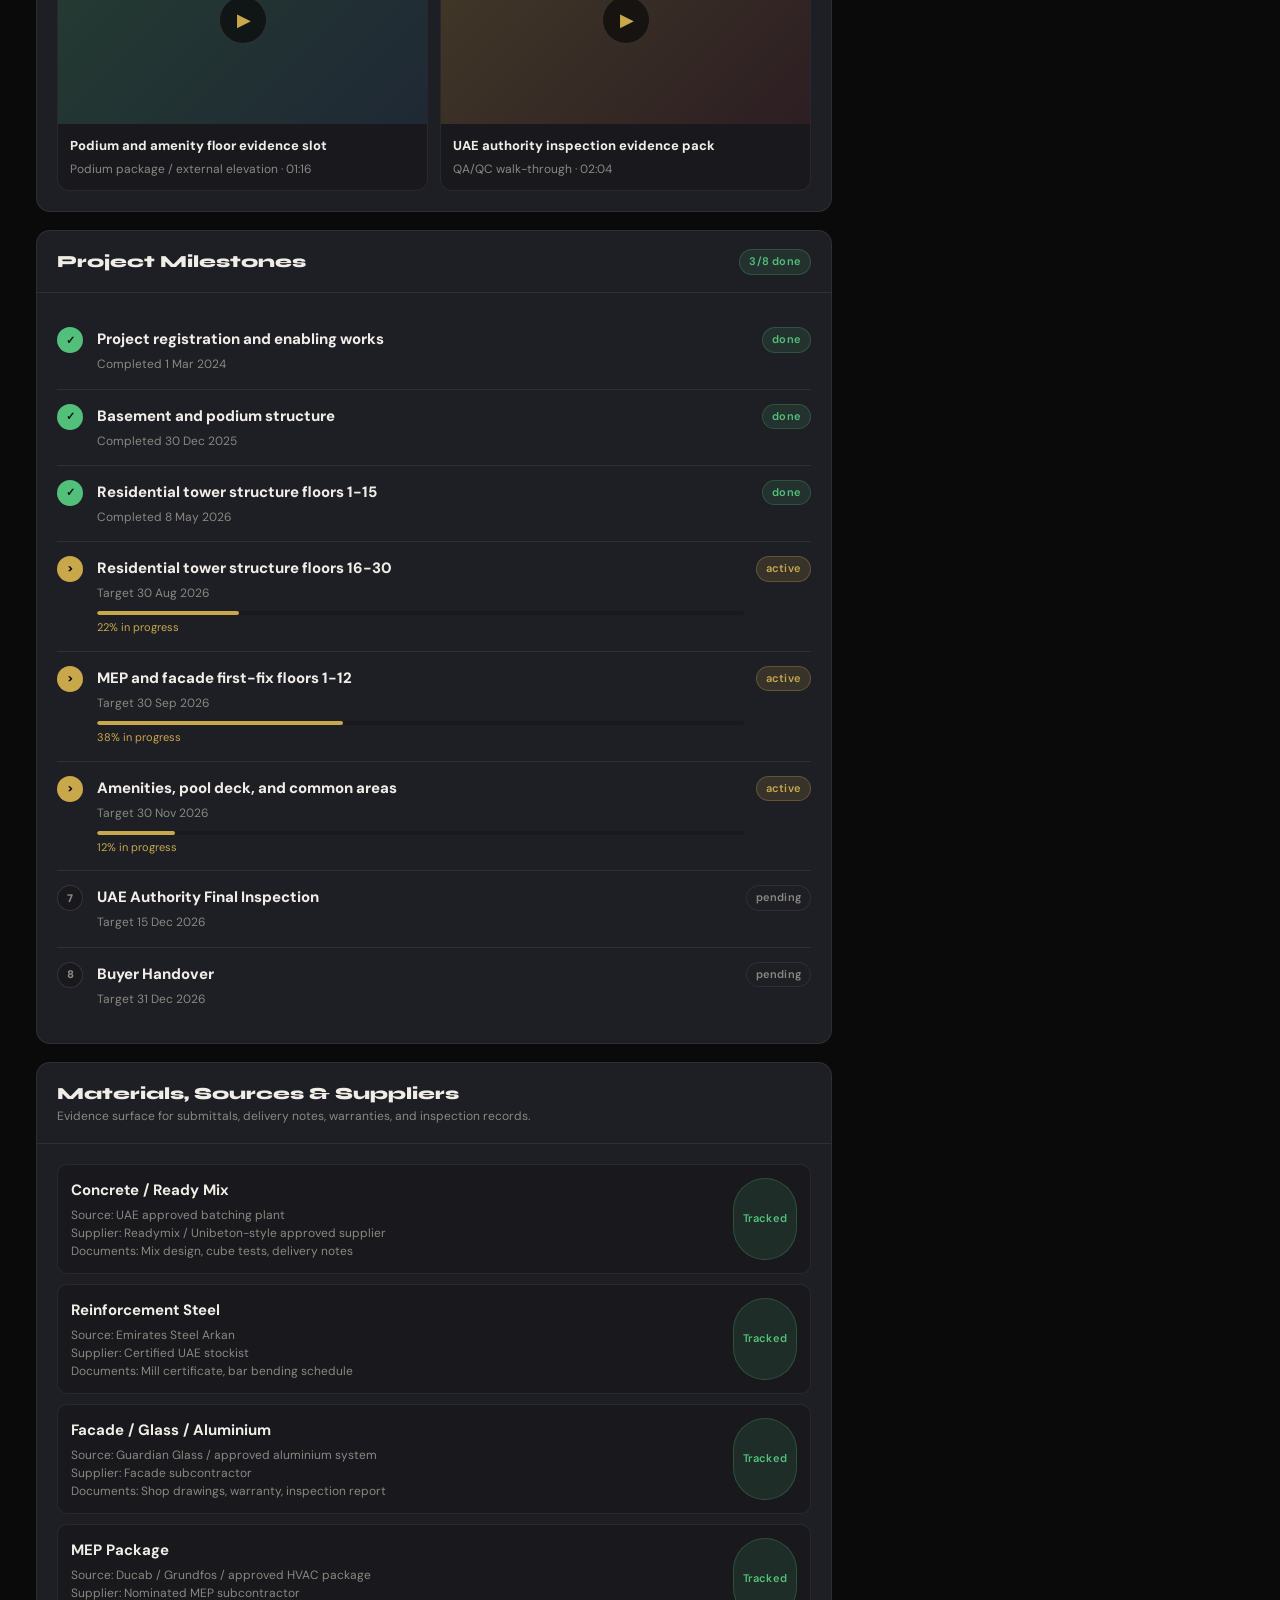
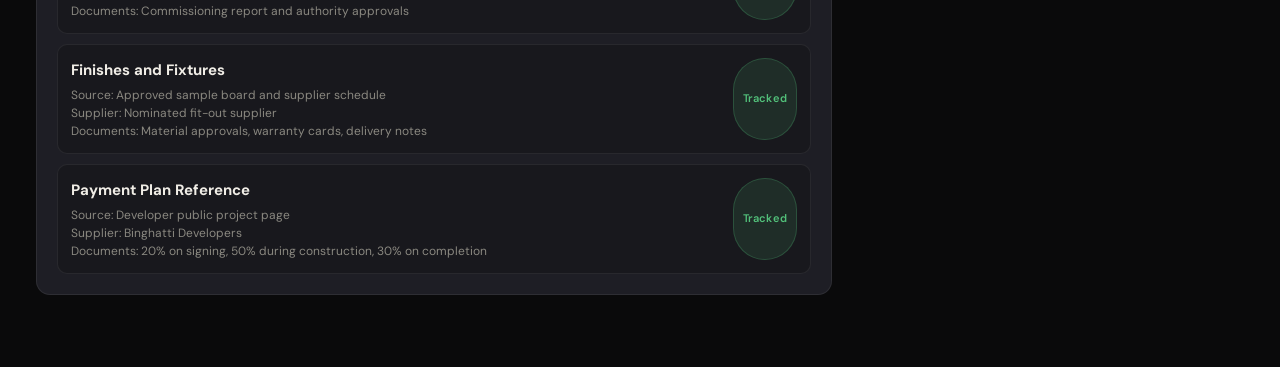
<file: binghattiemerald.html>
<!DOCTYPE html>
<html lang="en">

<head>
  <meta charset="UTF-8">
  <meta name="viewport" content="width=device-width, initial-scale=1.0">
  <meta http-equiv="refresh" content="0; url=project.html?id=p99">
  <title>One by Binghatti - SHAFFAF</title>
  <script>
    location.replace('project.html?id=p99');
  </script>
</head>

<body>
  <a href="project.html?id=p99">Open One by Binghatti tracker</a>
</body>

</html>
</file>
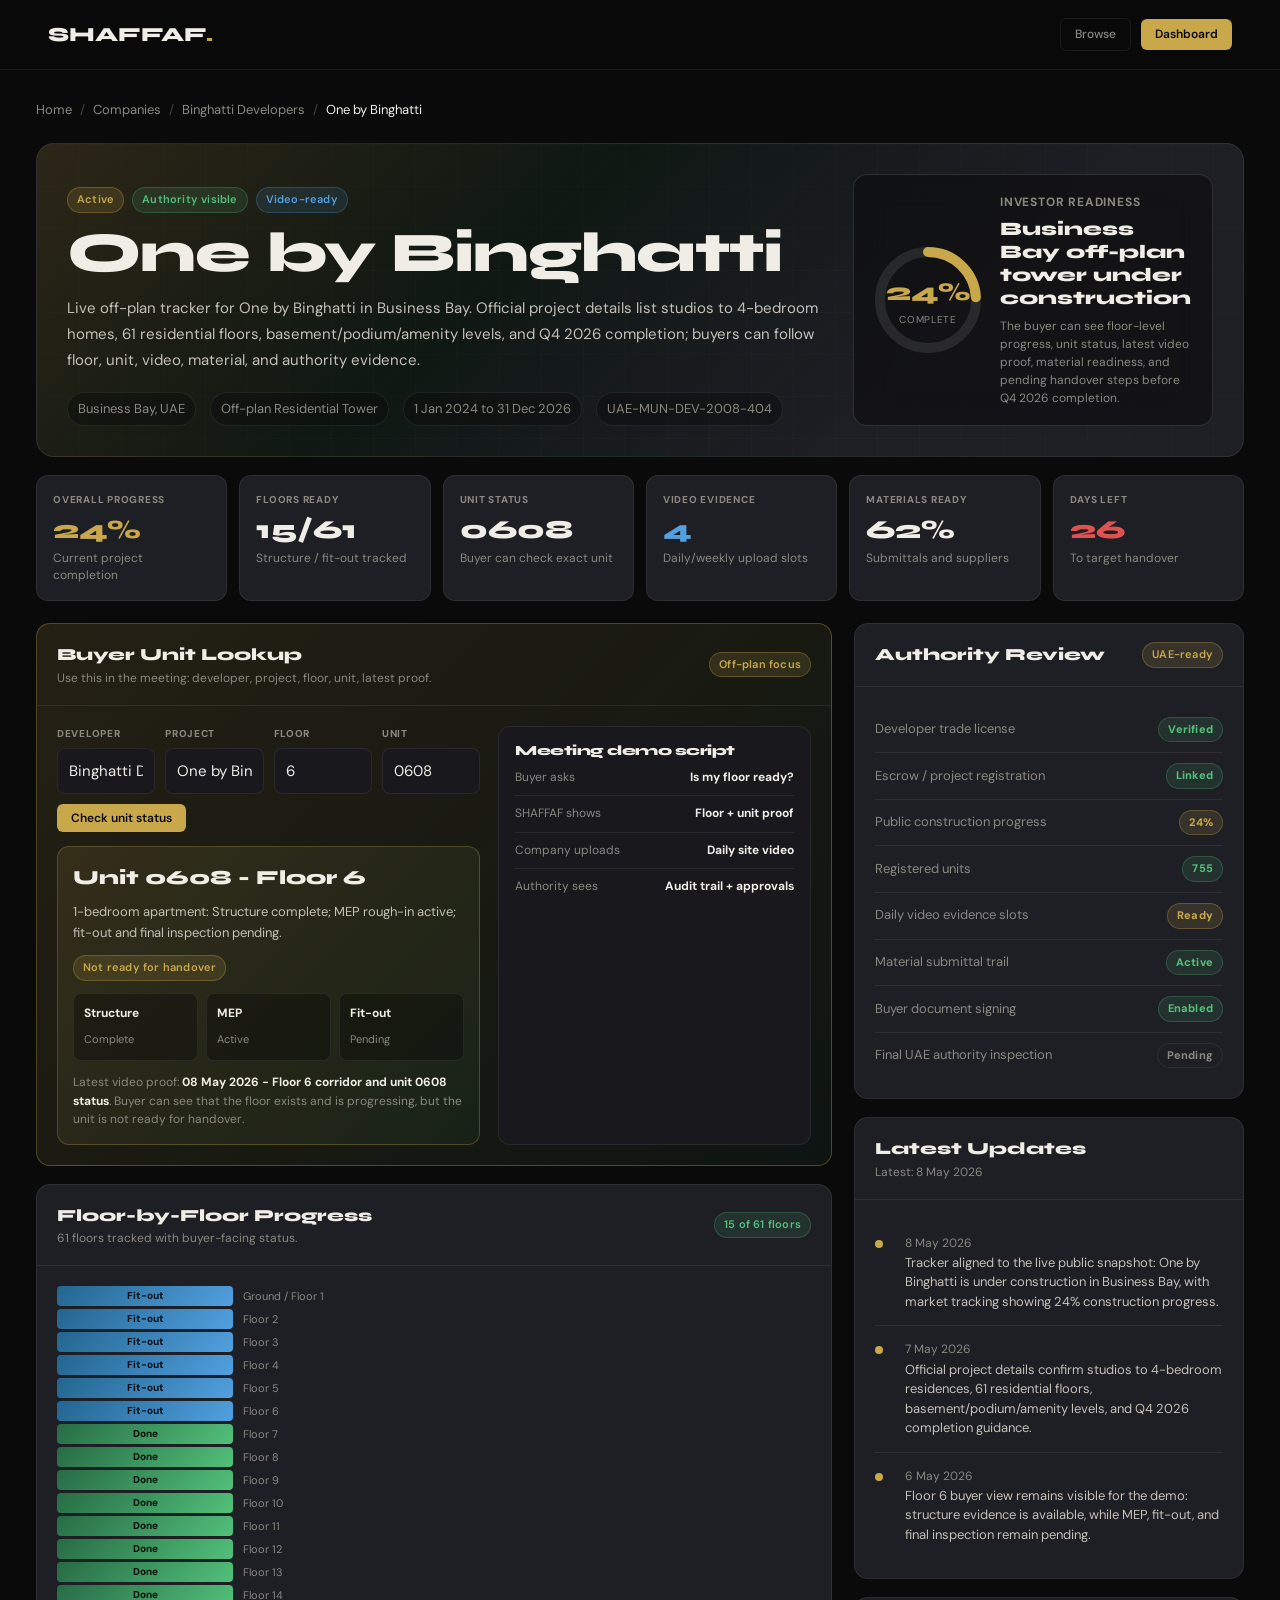
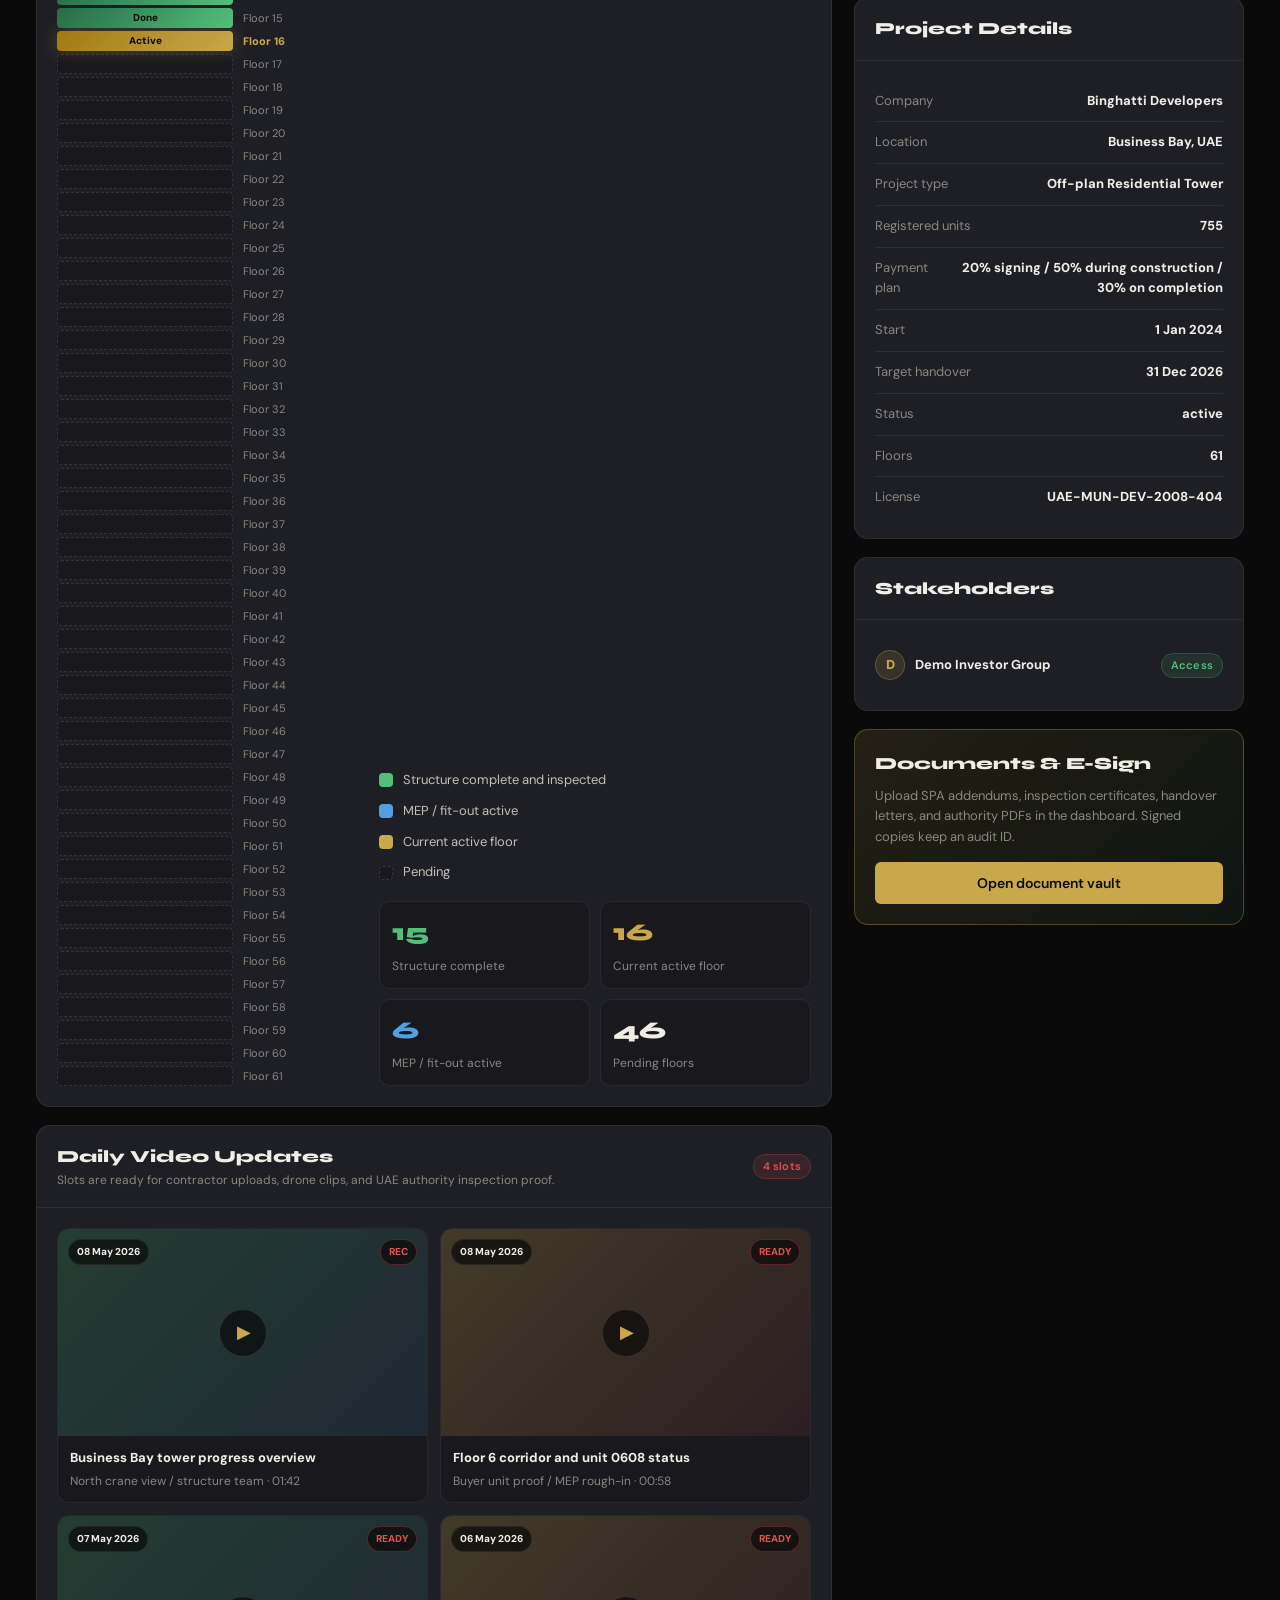
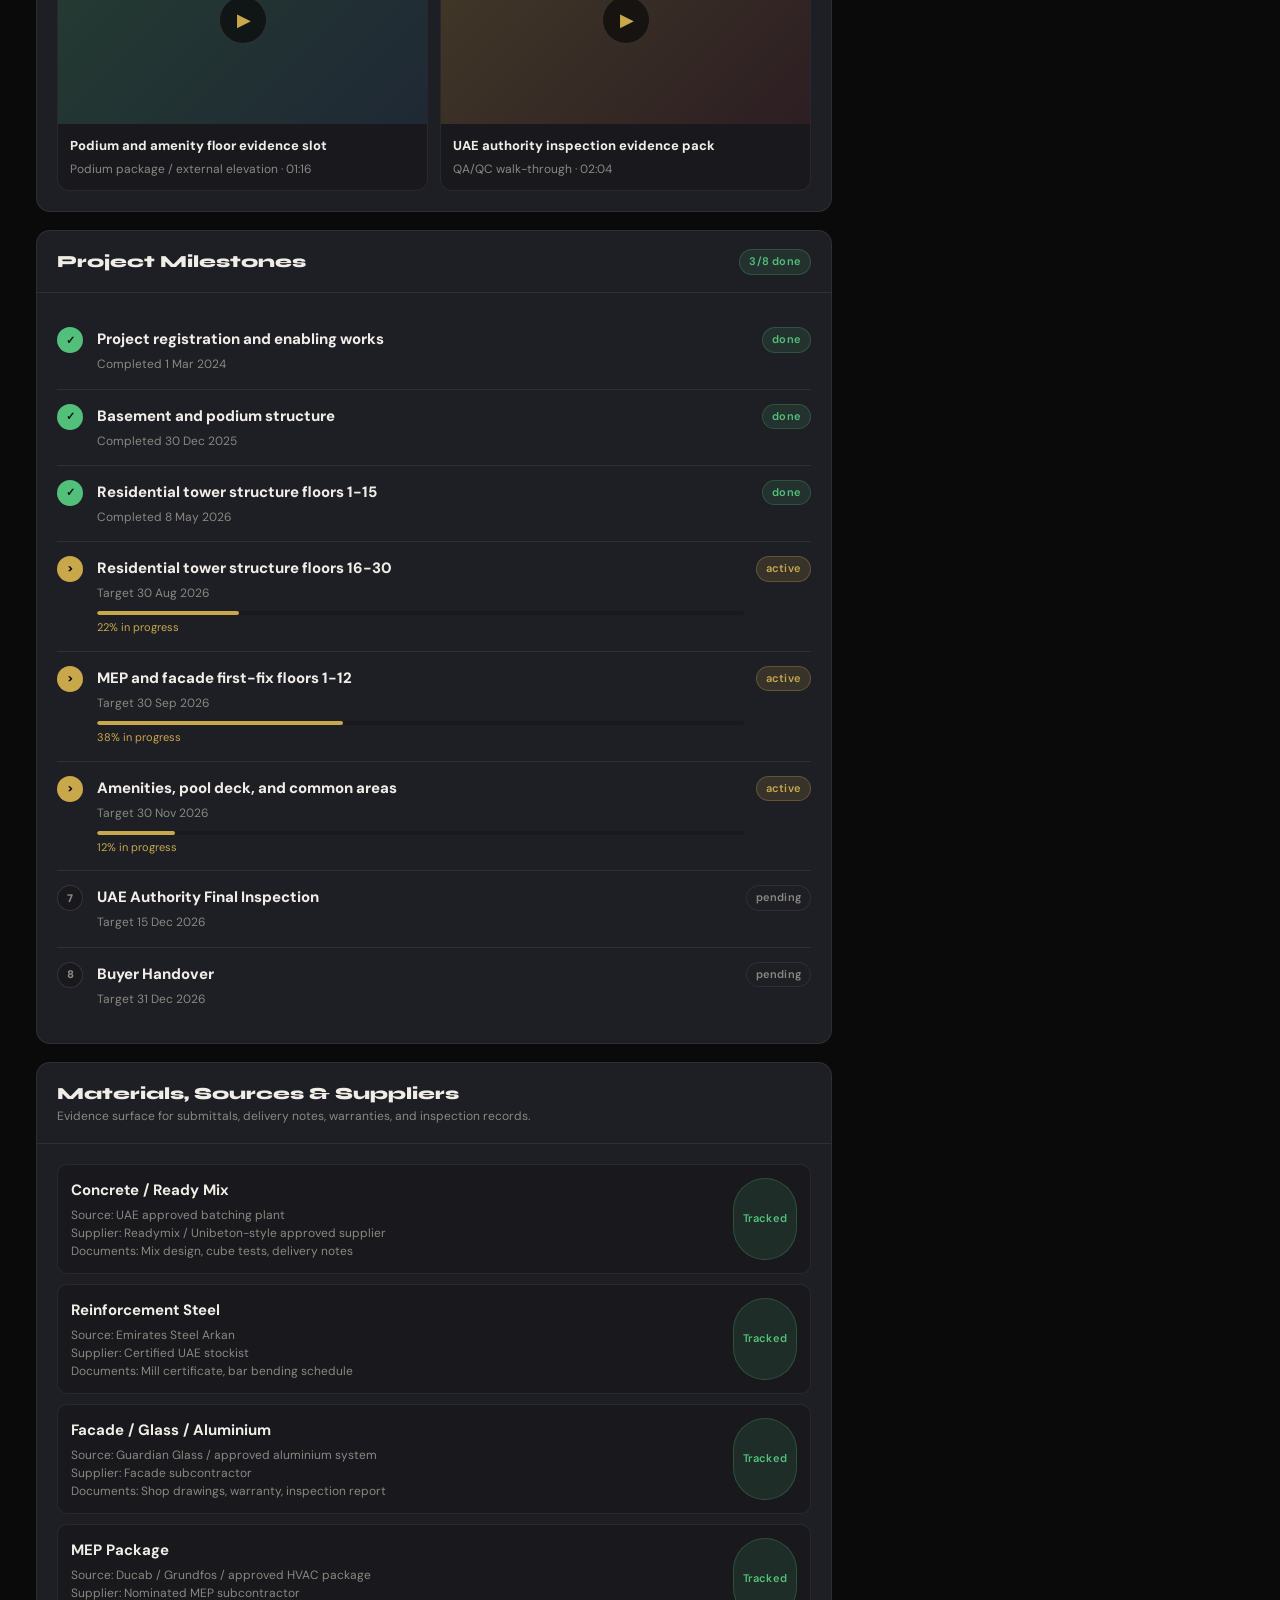
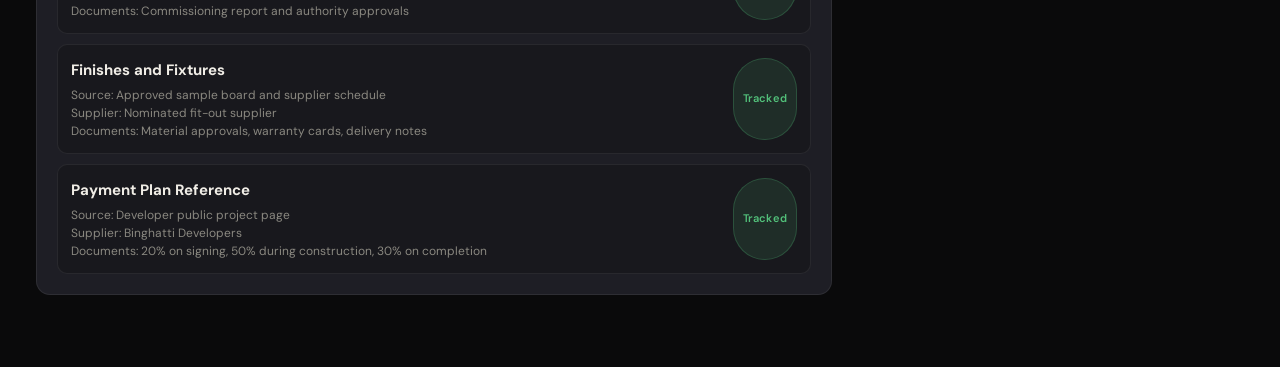
<file: binghattiemereld.html>
<!DOCTYPE html>
<html lang="en">

<head>
    <meta charset="UTF-8">
    <meta name="viewport" content="width=device-width,initial-scale=1">
    <meta http-equiv="refresh" content="0; url=project.html?id=p99">
    <title>Redirecting — SHAFFAF</title>
    <script>location.replace('project.html?id=p99')</script>
</head>

<body><a href="project.html?id=p99">Open One by Binghatti</a></body>

</html>
</file>
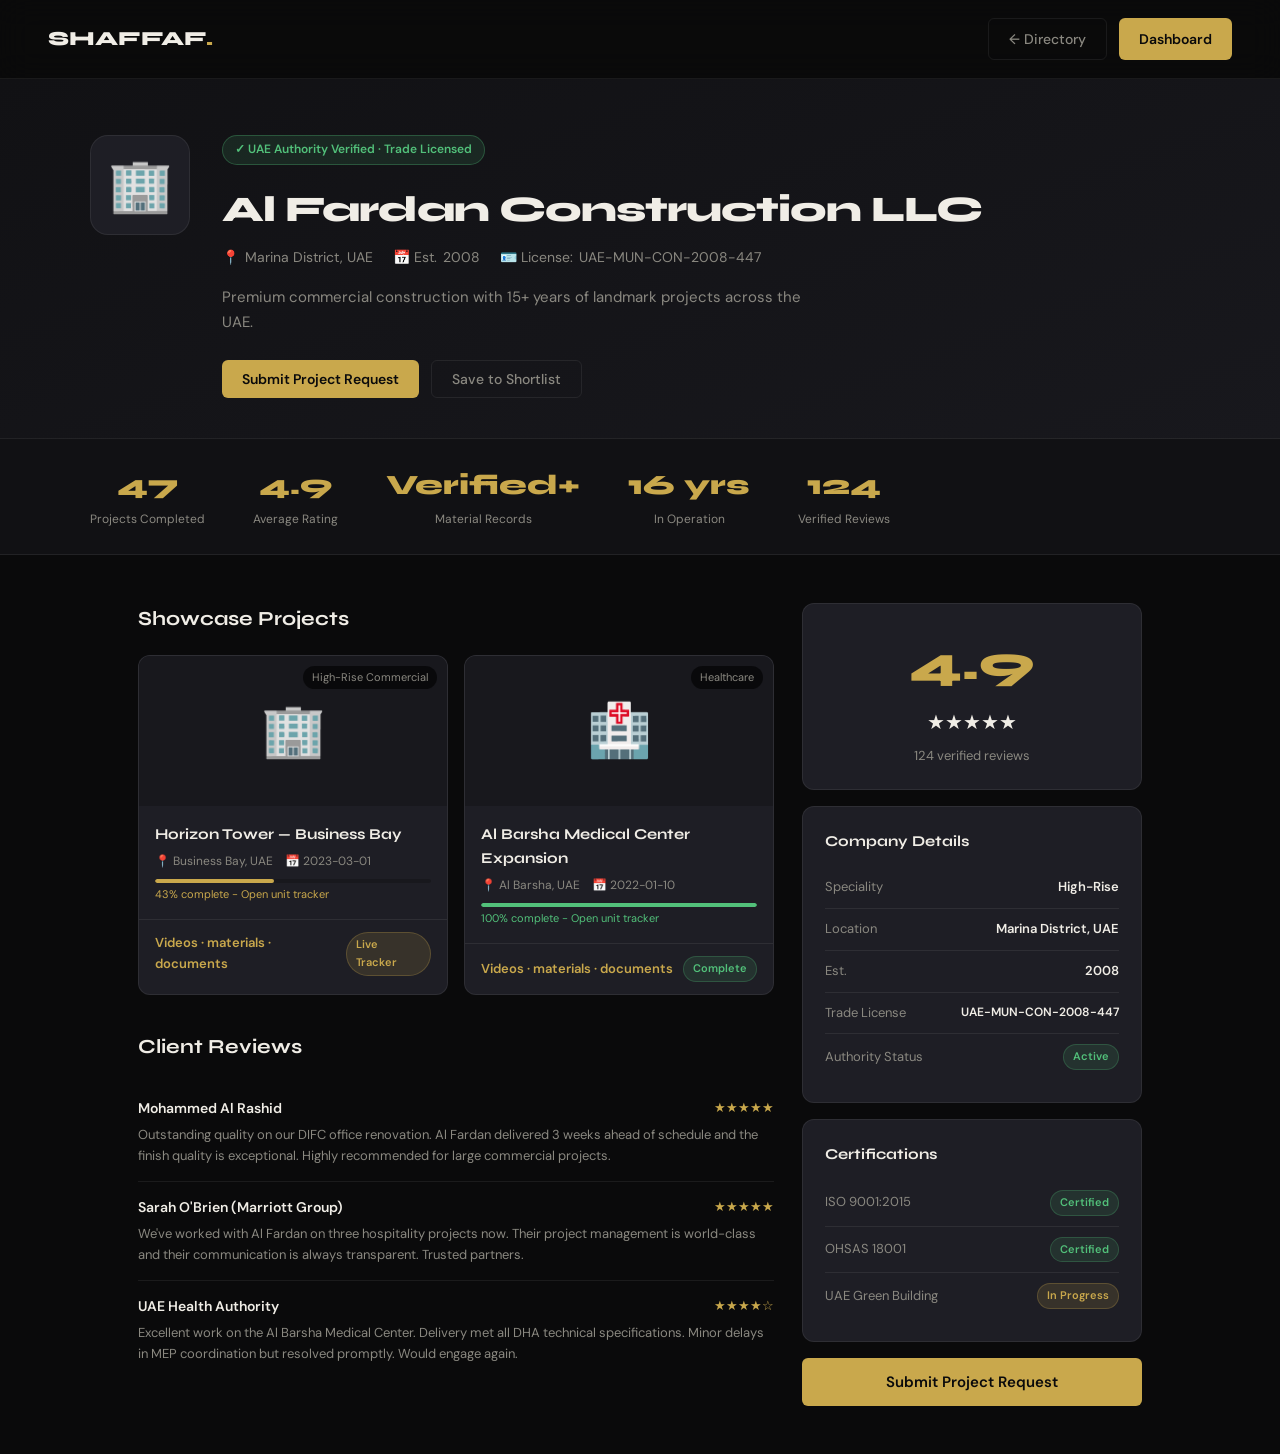
<file: company-profile.html>
<!DOCTYPE html>
<html lang="en">

<head>
  <meta charset="UTF-8" />
  <meta name="viewport" content="width=device-width, initial-scale=1.0" />
  <title>Company Profile — SHAFFAF</title>
  <link rel="preconnect" href="https://fonts.googleapis.com">
  <link
    href="https://fonts.googleapis.com/css2?family=Syne:wght@400;600;700;800&family=DM+Sans:ital,wght@0,300;0,400;0,500;1,300&display=swap"
    rel="stylesheet">
  <style>
    :root {
      --gold: #C9A84C;
      --gold-light: #E8C97A;
      --gold-dim: rgba(201, 168, 76, 0.15);
      --bg: #0A0A0B;
      --bg2: #111114;
      --bg3: #18181D;
      --surface: #1E1E25;
      --border: rgba(255, 255, 255, 0.07);
      --text: #F0EDE6;
      --text-muted: #8A8880;
      --red: #E05252;
      --green: #52C07A;
      --blue: #52A0E0;
    }

    *,
    *::before,
    *::after {
      box-sizing: border-box;
      margin: 0;
      padding: 0;
    }

    body {
      background: var(--bg);
      color: var(--text);
      font-family: 'DM Sans', sans-serif;
      font-size: 15px;
      line-height: 1.6;
    }

    nav {
      position: sticky;
      top: 0;
      z-index: 100;
      display: flex;
      align-items: center;
      justify-content: space-between;
      padding: 18px 48px;
      background: rgba(10, 10, 11, 0.9);
      backdrop-filter: blur(16px);
      border-bottom: 1px solid var(--border);
    }

    .logo {
      font-family: 'Syne', sans-serif;
      font-size: 20px;
      font-weight: 800;
      text-decoration: none;
      color: var(--text);
    }

    .logo span {
      color: var(--gold);
    }

    .btn {
      display: inline-flex;
      align-items: center;
      gap: 8px;
      padding: 9px 20px;
      border-radius: 6px;
      font-family: 'DM Sans', sans-serif;
      font-size: 14px;
      font-weight: 500;
      cursor: pointer;
      transition: all 0.2s;
      border: none;
      text-decoration: none;
    }

    .btn-gold {
      background: var(--gold);
      color: #0A0A0B;
      font-weight: 600;
    }

    .btn-gold:hover {
      background: var(--gold-light);
    }

    .btn-ghost {
      background: none;
      border: 1px solid var(--border);
      color: var(--text-muted);
    }

    .btn-ghost:hover {
      border-color: rgba(255, 255, 255, 0.2);
      color: var(--text);
    }

    /* HERO BANNER */
    .profile-hero {
      background: linear-gradient(160deg, var(--bg2) 0%, var(--bg3) 100%);
      border-bottom: 1px solid var(--border);
      padding: 56px 48px 40px;
    }

    .profile-hero-inner {
      max-width: 1100px;
      margin: 0 auto;
      display: flex;
      gap: 32px;
      align-items: flex-start;
      flex-wrap: wrap;
    }

    .company-logo {
      width: 100px;
      height: 100px;
      border-radius: 18px;
      background: var(--surface);
      border: 1px solid var(--border);
      display: flex;
      align-items: center;
      justify-content: center;
      font-size: 52px;
      flex-shrink: 0;
    }

    .profile-info {
      flex: 1;
    }

    .profile-name {
      font-family: 'Syne', sans-serif;
      font-size: 36px;
      font-weight: 800;
      letter-spacing: -1px;
      margin-bottom: 8px;
    }

    .profile-meta {
      display: flex;
      gap: 20px;
      flex-wrap: wrap;
      margin-bottom: 16px;
    }

    .meta-item {
      font-size: 14px;
      color: var(--text-muted);
      display: flex;
      align-items: center;
      gap: 6px;
    }

    .verified-tag {
      display: inline-flex;
      align-items: center;
      gap: 6px;
      background: rgba(82, 192, 122, 0.12);
      border: 1px solid rgba(82, 192, 122, 0.3);
      color: var(--green);
      font-size: 12px;
      font-weight: 600;
      padding: 4px 12px;
      border-radius: 100px;
      margin-bottom: 16px;
    }

    .profile-desc {
      font-size: 15px;
      color: var(--text-muted);
      max-width: 600px;
      line-height: 1.7;
    }

    .profile-actions {
      display: flex;
      gap: 12px;
      margin-top: 24px;
      flex-wrap: wrap;
    }

    /* STATS BAR */
    .stats-bar {
      background: var(--bg2);
      border-bottom: 1px solid var(--border);
      padding: 24px 48px;
    }

    .stats-bar-inner {
      max-width: 1100px;
      margin: 0 auto;
      display: flex;
      gap: 48px;
    }

    .sbar-stat {
      text-align: center;
    }

    .sbar-val {
      font-family: 'Syne', sans-serif;
      font-size: 28px;
      font-weight: 800;
      color: var(--gold);
    }

    .sbar-label {
      font-size: 12px;
      color: var(--text-muted);
      margin-top: 3px;
    }

    /* BODY */
    .profile-body {
      max-width: 1100px;
      margin: 0 auto;
      padding: 48px;
      display: grid;
      grid-template-columns: 1fr 340px;
      gap: 28px;
    }

    .section-title {
      font-family: 'Syne', sans-serif;
      font-size: 20px;
      font-weight: 700;
      margin-bottom: 20px;
    }

    /* PROJECTS GRID */
    .projects-section {
      margin-bottom: 36px;
    }

    .projects-grid {
      display: grid;
      grid-template-columns: repeat(auto-fill, minmax(280px, 1fr));
      gap: 16px;
    }

    .project-card {
      background: var(--surface);
      border: 1px solid var(--border);
      border-radius: 12px;
      overflow: hidden;
      transition: all 0.3s;
      cursor: pointer;
    }

    .project-card:hover {
      border-color: rgba(201, 168, 76, 0.3);
      transform: translateY(-2px);
    }

    .project-thumb {
      height: 150px;
      background: var(--bg3);
      display: flex;
      align-items: center;
      justify-content: center;
      font-size: 52px;
      position: relative;
    }

    .project-thumb .proj-tag {
      position: absolute;
      top: 10px;
      right: 10px;
      background: rgba(0, 0, 0, 0.6);
      backdrop-filter: blur(8px);
      font-size: 11px;
      padding: 3px 9px;
      border-radius: 100px;
      color: var(--text-muted);
    }

    .project-info {
      padding: 16px;
    }

    .project-title {
      font-family: 'Syne', sans-serif;
      font-size: 15px;
      font-weight: 700;
      margin-bottom: 6px;
    }

    .project-details {
      font-size: 12px;
      color: var(--text-muted);
      display: flex;
      gap: 12px;
      flex-wrap: wrap;
    }

    .project-footer {
      padding: 12px 16px;
      border-top: 1px solid var(--border);
      display: flex;
      justify-content: space-between;
      align-items: center;
    }

    .project-val {
      font-size: 13px;
      font-weight: 600;
      color: var(--gold);
    }

    /* SIDEBAR */
    .sidebar-right {
      display: flex;
      flex-direction: column;
      gap: 16px;
    }

    .side-card {
      background: var(--surface);
      border: 1px solid var(--border);
      border-radius: 12px;
      padding: 22px;
    }

    .side-card-title {
      font-family: 'Syne', sans-serif;
      font-size: 15px;
      font-weight: 700;
      margin-bottom: 14px;
    }

    .info-row {
      display: flex;
      justify-content: space-between;
      align-items: center;
      padding: 10px 0;
      border-bottom: 1px solid var(--border);
      font-size: 13px;
    }

    .info-row:last-child {
      border-bottom: none;
    }

    .info-row .label {
      color: var(--text-muted);
    }

    .info-row .val {
      font-weight: 600;
    }

    .star {
      color: var(--gold);
    }

    .rating-big {
      font-family: 'Syne', sans-serif;
      font-size: 48px;
      font-weight: 800;
      color: var(--gold);
    }

    .stars-row {
      font-size: 20px;
      margin: 4px 0 8px;
    }

    .review-count {
      font-size: 13px;
      color: var(--text-muted);
    }

    .review-item {
      padding: 14px 0;
      border-bottom: 1px solid var(--border);
    }

    .review-item:last-child {
      border-bottom: none;
    }

    .review-header {
      display: flex;
      justify-content: space-between;
      align-items: center;
      margin-bottom: 6px;
    }

    .reviewer-name {
      font-size: 14px;
      font-weight: 600;
    }

    .review-stars {
      font-size: 13px;
      color: var(--gold);
    }

    .review-text {
      font-size: 13px;
      color: var(--text-muted);
      line-height: 1.6;
    }

    .badge {
      display: inline-block;
      padding: 3px 9px;
      border-radius: 100px;
      font-size: 11px;
      font-weight: 600;
    }

    .badge-green {
      background: rgba(82, 192, 122, 0.12);
      color: var(--green);
      border: 1px solid rgba(82, 192, 122, 0.25);
    }

    .badge-gold {
      background: var(--gold-dim);
      color: var(--gold);
      border: 1px solid rgba(201, 168, 76, 0.25);
    }

    /* REQUEST MODAL */
    .modal-overlay {
      position: fixed;
      inset: 0;
      background: rgba(0, 0, 0, 0.8);
      backdrop-filter: blur(8px);
      z-index: 1000;
      display: flex;
      align-items: center;
      justify-content: center;
      padding: 24px;
      opacity: 0;
      pointer-events: none;
      transition: opacity 0.25s;
    }

    .modal-overlay.open {
      opacity: 1;
      pointer-events: all;
    }

    .modal {
      background: var(--bg2);
      border: 1px solid var(--border);
      border-radius: 20px;
      width: 100%;
      max-width: 520px;
      padding: 40px;
      position: relative;
      transform: translateY(20px);
      transition: transform 0.25s;
    }

    .modal-overlay.open .modal {
      transform: translateY(0);
    }

    .modal-close {
      position: absolute;
      top: 20px;
      right: 20px;
      background: var(--surface);
      border: 1px solid var(--border);
      color: var(--text-muted);
      width: 32px;
      height: 32px;
      border-radius: 6px;
      cursor: pointer;
      font-size: 16px;
      display: flex;
      align-items: center;
      justify-content: center;
      transition: all 0.2s;
    }

    .modal h2 {
      font-family: 'Syne', sans-serif;
      font-size: 24px;
      font-weight: 800;
      margin-bottom: 8px;
    }

    .modal p {
      color: var(--text-muted);
      font-size: 14px;
      margin-bottom: 24px;
    }

    .form-group {
      margin-bottom: 14px;
    }

    .form-group label {
      display: block;
      font-size: 11px;
      font-weight: 600;
      text-transform: uppercase;
      letter-spacing: 0.5px;
      color: var(--text-muted);
      margin-bottom: 6px;
    }

    .form-group input,
    .form-group select,
    .form-group textarea {
      width: 100%;
      background: var(--surface);
      border: 1px solid var(--border);
      border-radius: 8px;
      color: var(--text);
      font-family: 'DM Sans', sans-serif;
      font-size: 14px;
      padding: 11px 14px;
      outline: none;
      transition: border-color 0.2s;
    }

    .form-group input:focus,
    .form-group select:focus,
    .form-group textarea:focus {
      border-color: rgba(201, 168, 76, 0.5);
    }

    .form-group textarea {
      min-height: 100px;
      resize: vertical;
    }

    @media (max-width: 900px) {
      nav {
        padding: 16px 20px;
      }

      .profile-hero {
        padding: 32px 20px;
      }

      .stats-bar {
        padding: 20px;
      }

      .stats-bar-inner {
        gap: 24px;
        flex-wrap: wrap;
      }

      .profile-body {
        grid-template-columns: 1fr;
        padding: 24px 20px;
      }
    }
  </style>
  <link rel="stylesheet" href="mobile.css">
</head>

<body>

  <nav>
    <a href="index.html" class="logo">SHAFFAF<span>.</span></a>
    <div style="display:flex; gap:12px;">
      <a href="index.html#companies" class="btn btn-ghost">← Directory</a>
      <a href="dashboard.html" class="btn btn-gold">Dashboard</a>
    </div>
  </nav>

  <!-- HERO -->
  <div class="profile-hero">
    <div class="profile-hero-inner">
      <div class="company-logo" id="companyEmoji">🏢</div>
      <div class="profile-info">
        <div class="verified-tag">✓ UAE Authority Verified · Trade Licensed</div>
        <div class="profile-name" id="profileName">Al Fardan Construction LLC</div>
        <div class="profile-meta">
          <span class="meta-item">📍 <span id="profileLocation">Marina District, UAE</span></span>
          <span class="meta-item">📅 Est. <span id="profileFounded">2008</span></span>
          <span class="meta-item">🪪 License: <span id="profileLicense">UAE-MUN-CON-2008-447</span></span>
        </div>
        <p class="profile-desc" id="profileDesc">Premium commercial construction with 15+ years across the UAE.</p>
        <div class="profile-actions">
          <button class="btn btn-gold" onclick="openRequestModal()">Submit Project Request</button>
          <button class="btn btn-ghost">Save to Shortlist</button>
        </div>
      </div>
    </div>
  </div>

  <!-- STATS BAR -->
  <div class="stats-bar">
    <div class="stats-bar-inner">
      <div class="sbar-stat">
        <div class="sbar-val" id="statProjects">47</div>
        <div class="sbar-label">Projects Completed</div>
      </div>
      <div class="sbar-stat">
        <div class="sbar-val" id="statRating">4.9</div>
        <div class="sbar-label">Average Rating</div>
      </div>
      <div class="sbar-stat">
        <div class="sbar-val">Verified+</div>
        <div class="sbar-label">Material Records</div>
      </div>
      <div class="sbar-stat">
        <div class="sbar-val">16 yrs</div>
        <div class="sbar-label">In Operation</div>
      </div>
      <div class="sbar-stat">
        <div class="sbar-val" id="statReviews">124</div>
        <div class="sbar-label">Verified Reviews</div>
      </div>
    </div>
  </div>

  <!-- BODY -->
  <div class="profile-body">
    <div>
      <!-- PROJECTS -->
      <div class="projects-section">
        <div class="section-title">Showcase Projects</div>
        <div class="projects-grid" id="projectsGrid">
          <div class="project-card" onclick="goTracker('p1')">
            <div class="project-thumb">🏢<span class="proj-tag">Commercial</span></div>
            <div class="project-info">
              <div class="project-title">Horizon Tower — Shell & Core</div>
              <div class="project-details"><span>📍 Business Bay</span><span>📅 2023</span></div>
              <div style="margin-top:8px;">
                <div class="progress-bar" style="height:4px;border-radius:100px;background:var(--bg3);overflow:hidden;">
                  <div style="height:100%;width:43%;background:var(--gold);border-radius:100px;"></div>
                </div>
                <div style="font-size:11px;color:var(--gold);margin-top:3px;">43% complete — View Tracker →</div>
              </div>
            </div>
            <div class="project-footer">
              <span class="project-val">Materials logged</span>
              <span class="badge badge-gold">Active</span>
            </div>
          </div>
          <div class="project-card" onclick="goTracker('p2')">
            <div class="project-thumb">🏥<span class="proj-tag">Healthcare</span></div>
            <div class="project-info">
              <div class="project-title">Al Barsha Medical Center</div>
              <div class="project-details"><span>📍 Al Barsha</span><span>📅 2022</span></div>
              <div style="margin-top:8px;">
                <div class="progress-bar" style="height:4px;border-radius:100px;background:var(--bg3);overflow:hidden;">
                  <div style="height:100%;width:100%;background:var(--green);border-radius:100px;"></div>
                </div>
                <div style="font-size:11px;color:var(--green);margin-top:3px;">100% complete — View Report →</div>
              </div>
            </div>
            <div class="project-footer">
              <span class="project-val">Materials logged</span>
              <span class="badge badge-green">Complete</span>
            </div>
          </div>
          <div class="project-card" onclick="goTracker('p3')">
            <div class="project-thumb">🏨<span class="proj-tag">Hospitality</span></div>
            <div class="project-info">
              <div class="project-title">Marriott DIFC Extension</div>
              <div class="project-details"><span>📍 DIFC</span><span>📅 2021</span></div>
            </div>
            <div class="project-footer">
              <span class="project-val">Materials logged</span>
              <span class="badge badge-green">Complete</span>
            </div>
          </div>
          <div class="project-card" onclick="goTracker('p4')">
            <div class="project-thumb">🏗️<span class="proj-tag">Residential</span></div>
            <div class="project-info">
              <div class="project-title">JVC Residential Complex</div>
              <div class="project-details"><span>📍 JVC</span><span>📅 Active 2025</span></div>
              <div style="margin-top:8px;">
                <div class="progress-bar" style="height:4px;border-radius:100px;background:var(--bg3);overflow:hidden;">
                  <div style="height:100%;width:34%;background:var(--gold);border-radius:100px;"></div>
                </div>
                <div style="font-size:11px;color:var(--gold);margin-top:3px;">34% complete — View Tracker →</div>
              </div>
            </div>
            <div class="project-footer">
              <span class="project-val">Materials logged</span>
              <span class="badge badge-gold">In Progress</span>
            </div>
          </div>
        </div>
      </div>

      <!-- REVIEWS -->
      <div>
        <div class="section-title">Client Reviews</div>
        <div class="review-item">
          <div class="review-header">
            <span class="reviewer-name">Mohammed Al Rashid</span>
            <span class="review-stars">★★★★★</span>
          </div>
          <p class="review-text">Outstanding quality on our DIFC office renovation. Al Fardan delivered 3 weeks ahead of
            schedule and the finish quality is exceptional. Highly recommended for large commercial projects.</p>
        </div>
        <div class="review-item">
          <div class="review-header">
            <span class="reviewer-name">Sarah O'Brien (Marriott Group)</span>
            <span class="review-stars">★★★★★</span>
          </div>
          <p class="review-text">We've worked with Al Fardan on three hospitality projects now. Their project management
            is world-class and their communication is always transparent. Trusted partners.</p>
        </div>
        <div class="review-item">
          <div class="review-header">
            <span class="reviewer-name">UAE Health Authority</span>
            <span class="review-stars">★★★★☆</span>
          </div>
          <p class="review-text">Excellent work on the Al Barsha Medical Center. Delivery met all DHA technical
            specifications. Minor delays in MEP coordination but resolved promptly. Would engage again.</p>
        </div>
      </div>
    </div>

    <!-- SIDEBAR -->
    <div class="sidebar-right">
      <div class="side-card" style="text-align:center;">
        <div class="rating-big" id="sideRating">4.9</div>
        <div class="stars-row">★★★★★</div>
        <div class="review-count" id="sideReviews">124 verified reviews</div>
      </div>

      <div class="side-card">
        <div class="side-card-title">Company Details</div>
        <div class="info-row"><span class="label">Speciality</span><span class="val" id="sideSpec">Commercial</span>
        </div>
        <div class="info-row"><span class="label">Location</span><span class="val" id="sideLocation">Marina District,
            UAE</span></div>
        <div class="info-row"><span class="label">Est.</span><span class="val" id="sideFounded">2008</span></div>
        <div class="info-row"><span class="label">Trade License</span><span class="val" style="font-size:12px;"
            id="sideLicense">UAE-MUN-CON-2008-447</span></div>
        <div class="info-row"><span class="label">Authority Status</span><span class="badge badge-green">Active</span>
        </div>
      </div>

      <div class="side-card">
        <div class="side-card-title">Certifications</div>
        <div class="info-row"><span class="label">ISO 9001:2015</span><span class="badge badge-green">Certified</span>
        </div>
        <div class="info-row"><span class="label">OHSAS 18001</span><span class="badge badge-green">Certified</span>
        </div>
        <div class="info-row"><span class="label">UAE Green Building</span><span class="badge badge-gold">In
            Progress</span></div>
      </div>

      <button class="btn btn-gold" style="width:100%; justify-content:center; padding:14px; font-size:15px;"
        onclick="openRequestModal()">
        Submit Project Request
      </button>
    </div>
  </div>

  <!-- REQUEST MODAL -->
  <div class="modal-overlay" id="requestModal">
    <div class="modal">
      <button class="modal-close" onclick="closeRequestModal()">✕</button>
      <h2>Submit a Request</h2>
      <p>Send your project details to <strong id="requestCompanyName">Al Fardan Construction</strong>. They'll respond
        within 48 hours.</p>
      <div class="form-group"><label>Your Name</label><input type="text" placeholder="Full name" id="reqName" /></div>
      <div class="form-group"><label>Email</label><input type="email" placeholder="you@company.com" id="reqEmail" />
      </div>
      <div class="form-group"><label>Project Type</label>
        <select>
          <option>Commercial Construction</option>
          <option>Residential</option>
          <option>Renovation & Fit-Out</option>
          <option>Infrastructure</option>
        </select>
      </div>
      <div class="form-group"><label>Project Scope Range</label><input type="text"
          placeholder="e.g. 500,000 – 2,000,000" /></div>
      <div class="form-group"><label>Project Description</label><textarea
          placeholder="Describe your project scope, location, and key requirements..."></textarea></div>
      <button class="btn btn-gold" style="width:100%; justify-content:center; padding:13px;"
        onclick="submitRequest()">Send Request</button>
    </div>
  </div>

  <script src="data.js"></script>
  <script>
    // Load company from session or URL
    const COMPANIES = (window.SHAFFAF && SHAFFAF.COMPANIES) || [
      { id: 'c1', name: 'Al Fardan Construction LLC', emoji: '🏢', location: 'Marina District, UAE', projects: 47, rating: 4.9, reviewCount: 124, founded: 2008, specialties: ['High-Rise', 'Commercial'], license: 'UAE-MUN-CON-2008-447', description: 'Premium commercial construction with 15+ years across the UAE.' },
      { id: 'c2', name: 'GoldenBuild Renovations', emoji: '🔨', location: 'Business Bay', projects: 312, rating: 4.8, reviewCount: 88, founded: 2014, specialties: ['Renovation', 'Fit-Out'], license: 'UAE-MUN-REN-2014-891', description: 'End-to-end renovation specialists for residential and commercial spaces.' },
      { id: 'c3', name: 'Nakheel Infrastructure', emoji: '🌉', location: 'Deira', projects: 28, rating: 5.0, reviewCount: 41, founded: 2006, specialties: ['Infrastructure', 'Civil'], license: 'UAE-MUN-INF-2006-112', description: 'Large-scale civil and infrastructure works across the UAE.' },
      { id: 'c4', name: 'Skyline Villas & Homes', emoji: '🏠', location: 'Palm Jumeirah', projects: 89, rating: 4.7, reviewCount: 203, founded: 2011, specialties: ['Villas', 'Residential'], license: 'UAE-MUN-RES-2011-334', description: 'Luxury residential construction specializing in bespoke villas.' },
      { id: 'c5', name: 'Element Interiors UAE', emoji: '🛋️', location: 'DIFC', projects: 156, rating: 4.6, reviewCount: 317, founded: 2016, specialties: ['Interior Design', 'Fit-Out'], license: 'UAE-MUN-INT-2016-779', description: 'Award-winning interior fit-out and FF&E procurement.' },
      { id: 'c6', name: 'Axis MEP Engineering', emoji: '⚙️', location: 'JLT', projects: 71, rating: 4.8, reviewCount: 96, founded: 2010, specialties: ['MEP', 'HVAC'], license: 'UAE-MUN-MEP-2010-556', description: 'Mechanical, electrical, and plumbing specialists.' },
      { id: 'c13', name: 'Binghatti Developers', emoji: '🏙️', location: 'Business Bay, UAE', projects: 1, rating: 4.9, reviewCount: 62, founded: 2008, specialties: ['Residential', 'High-Rise', 'Off-Plan Tracker'], license: 'UAE-MUN-DEV-2008-404', description: 'Real UAE off-plan developer profile connected to One by Binghatti in Business Bay, with floor progress, unit lookup, videos, milestones and investor updates.' }
    ];

    const params = new URLSearchParams(window.location.search);
    const compId = params.get('id') || sessionStorage.getItem('viewingCompany') || 'c1';
    const comp = COMPANIES.find(c => c.id === compId) || COMPANIES[0];
    const compReviews = comp.reviewCount ?? comp.reviews ?? 0;
    const compDescription = comp.description || comp.desc || '';

    document.getElementById('companyEmoji').textContent = comp.emoji;
    document.getElementById('profileName').textContent = comp.name;
    document.getElementById('profileLocation').textContent = comp.location;
    document.getElementById('profileFounded').textContent = comp.founded;
    document.getElementById('profileLicense').textContent = comp.license;
    document.getElementById('profileDesc').textContent = compDescription;
    document.getElementById('statProjects').textContent = comp.projects;
    document.getElementById('statRating').textContent = comp.rating;
    document.getElementById('statReviews').textContent = compReviews;
    document.getElementById('sideRating').textContent = comp.rating;
    document.getElementById('sideReviews').textContent = compReviews + ' verified reviews';
    document.getElementById('sideSpec').textContent = comp.specialties[0];
    document.getElementById('sideLocation').textContent = comp.location;
    document.getElementById('sideFounded').textContent = comp.founded;
    document.getElementById('sideLicense').textContent = comp.license;
    document.getElementById('requestCompanyName').textContent = comp.name;
    document.title = comp.name + ' — SHAFFAF';

    function renderProfileProjects() {
      const grid = document.getElementById('projectsGrid');
      if (!grid || !window.SHAFFAF) return;
      const projects = SHAFFAF.getCompanyProjects(comp.id);
      if (!projects.length) return;

      grid.innerHTML = projects.map(p => {
        const isComplete = p.status === 'complete';
        const color = isComplete ? 'var(--green)' : 'var(--gold)';
        const label = isComplete ? 'Complete' : 'Live Tracker';
        return `
        <div class="project-card" onclick="goTracker('${p.id}')">
          <div class="project-thumb">${p.emoji || '🏗️'}<span class="proj-tag">${p.type}</span></div>
          <div class="project-info">
            <div class="project-title">${p.name}</div>
            <div class="project-details"><span>📍 ${p.location}</span><span>📅 ${p.startDate}</span></div>
            <div style="margin-top:8px;">
              <div class="progress-bar" style="height:4px;border-radius:100px;background:var(--bg3);overflow:hidden;">
                <div style="height:100%;width:${p.progressPct}%;background:${color};border-radius:100px;"></div>
              </div>
              <div style="font-size:11px;color:${color};margin-top:3px;">${p.progressPct}% complete - Open unit tracker</div>
            </div>
          </div>
          <div class="project-footer">
            <span class="project-val">Videos · materials · documents</span>
            <span class="badge ${isComplete ? 'badge-green' : 'badge-gold'}">${label}</span>
          </div>
        </div>
      `;
      }).join('');
    }

    function goTracker(pid) {
      sessionStorage.setItem('viewingProject', pid);
      window.location.href = 'project.html?id=' + pid;
    }

    function closeRequestModal() { document.getElementById('requestModal').classList.remove('open'); }
    document.getElementById('requestModal').addEventListener('click', function (e) { if (e.target === this) closeRequestModal(); });

    function submitRequest() {
      const name = document.getElementById('reqName').value;
      const email = document.getElementById('reqEmail').value;
      if (!name || !email) return alert('Please fill in your name and email.');
      closeRequestModal();
      alert('✓ Request sent to ' + comp.name + '! They will respond within 48 hours.');
    }

    renderProfileProjects();
  </script>
</body>

</html>
</file>
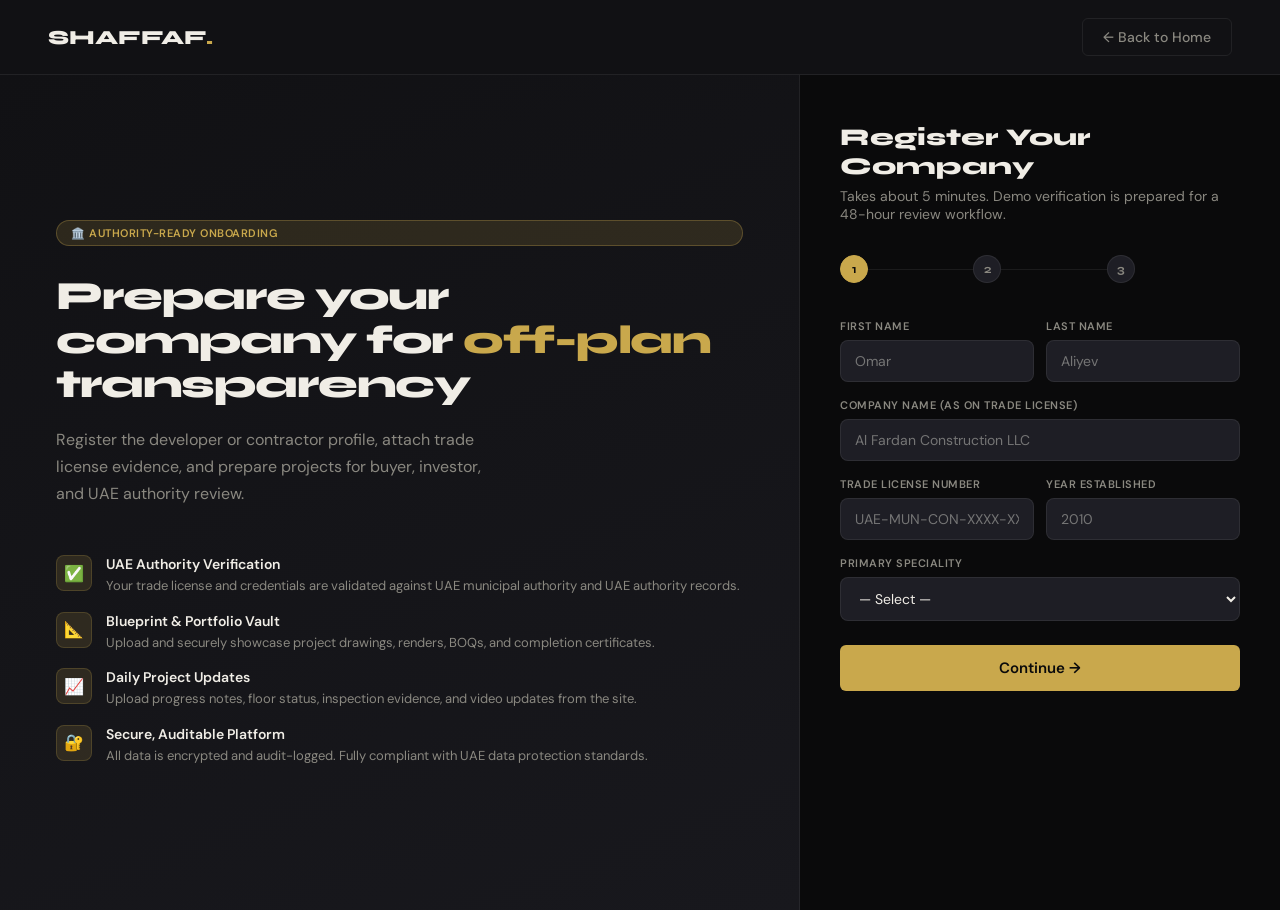
<file: company-register.html>
<!DOCTYPE html>
<html lang="en">

<head>
  <meta charset="UTF-8" />
  <meta name="viewport" content="width=device-width, initial-scale=1.0" />
  <title>Register Your Company — SHAFFAF</title>
  <link rel="preconnect" href="https://fonts.googleapis.com">
  <link
    href="https://fonts.googleapis.com/css2?family=Syne:wght@400;600;700;800&family=DM+Sans:ital,wght@0,300;0,400;0,500;1,300&display=swap"
    rel="stylesheet">
  <style>
    :root {
      --gold: #C9A84C;
      --gold-light: #E8C97A;
      --gold-dim: rgba(201, 168, 76, 0.15);
      --bg: #0A0A0B;
      --bg2: #111114;
      --bg3: #18181D;
      --surface: #1E1E25;
      --border: rgba(255, 255, 255, 0.07);
      --text: #F0EDE6;
      --text-muted: #8A8880;
      --red: #E05252;
      --green: #52C07A;
    }

    *,
    *::before,
    *::after {
      box-sizing: border-box;
      margin: 0;
      padding: 0;
    }

    body {
      background: var(--bg);
      color: var(--text);
      font-family: 'DM Sans', sans-serif;
      min-height: 100vh;
    }

    nav {
      display: flex;
      align-items: center;
      justify-content: space-between;
      padding: 18px 48px;
      border-bottom: 1px solid var(--border);
      background: var(--bg2);
    }

    .logo {
      font-family: 'Syne', sans-serif;
      font-size: 20px;
      font-weight: 800;
      text-decoration: none;
      color: var(--text);
    }

    .logo span {
      color: var(--gold);
    }

    .btn {
      display: inline-flex;
      align-items: center;
      gap: 8px;
      padding: 9px 20px;
      border-radius: 6px;
      font-family: 'DM Sans', sans-serif;
      font-size: 14px;
      font-weight: 500;
      cursor: pointer;
      transition: all 0.2s;
      border: none;
      text-decoration: none;
    }

    .btn-gold {
      background: var(--gold);
      color: #0A0A0B;
      font-weight: 600;
    }

    .btn-gold:hover {
      background: var(--gold-light);
    }

    .btn-ghost {
      background: none;
      border: 1px solid var(--border);
      color: var(--text-muted);
    }

    .page-wrap {
      display: grid;
      grid-template-columns: 1fr 480px;
      min-height: calc(100vh - 65px);
    }

    /* LEFT PANEL */
    .left-panel {
      padding: 64px 56px;
      background: linear-gradient(160deg, var(--bg2), var(--bg3));
      border-right: 1px solid var(--border);
      display: flex;
      flex-direction: column;
      justify-content: center;
    }

    .panel-badge {
      display: inline-flex;
      align-items: center;
      gap: 8px;
      padding: 5px 14px;
      background: var(--gold-dim);
      border: 1px solid rgba(201, 168, 76, 0.3);
      border-radius: 100px;
      font-size: 11px;
      font-weight: 600;
      color: var(--gold);
      letter-spacing: 0.5px;
      text-transform: uppercase;
      margin-bottom: 28px;
    }

    h1 {
      font-family: 'Syne', sans-serif;
      font-size: 40px;
      font-weight: 800;
      letter-spacing: -1.5px;
      line-height: 1.1;
      margin-bottom: 20px;
    }

    h1 em {
      font-style: normal;
      color: var(--gold);
    }

    .panel-desc {
      font-size: 16px;
      color: var(--text-muted);
      line-height: 1.7;
      margin-bottom: 48px;
      max-width: 440px;
    }

    .benefit-list {
      display: flex;
      flex-direction: column;
      gap: 16px;
    }

    .benefit-item {
      display: flex;
      align-items: flex-start;
      gap: 14px;
    }

    .benefit-icon {
      width: 36px;
      height: 36px;
      border-radius: 8px;
      background: var(--gold-dim);
      border: 1px solid rgba(201, 168, 76, 0.2);
      display: flex;
      align-items: center;
      justify-content: center;
      font-size: 16px;
      flex-shrink: 0;
    }

    .benefit-title {
      font-size: 14px;
      font-weight: 600;
      margin-bottom: 3px;
    }

    .benefit-desc {
      font-size: 13px;
      color: var(--text-muted);
      line-height: 1.5;
    }

    /* RIGHT PANEL */
    .right-panel {
      padding: 48px 40px;
      background: var(--bg);
      overflow-y: auto;
    }

    .form-header {
      margin-bottom: 32px;
    }

    .form-header h2 {
      font-family: 'Syne', sans-serif;
      font-size: 24px;
      font-weight: 800;
      margin-bottom: 6px;
    }

    .form-header p {
      font-size: 14px;
      color: var(--text-muted);
    }

    /* STEP PROGRESS */
    .step-progress {
      display: flex;
      gap: 0;
      margin-bottom: 36px;
    }

    .step-item {
      flex: 1;
      display: flex;
      align-items: center;
      gap: 0;
    }

    .step-num {
      width: 28px;
      height: 28px;
      border-radius: 50%;
      display: flex;
      align-items: center;
      justify-content: center;
      font-size: 12px;
      font-weight: 700;
      font-family: 'Syne', sans-serif;
      flex-shrink: 0;
      background: var(--surface);
      border: 1px solid var(--border);
      color: var(--text-muted);
      transition: all 0.3s;
    }

    .step-num.active {
      background: var(--gold);
      color: #0A0A0B;
      border-color: var(--gold);
    }

    .step-num.done {
      background: var(--green);
      color: #0A0A0B;
      border-color: var(--green);
    }

    .step-line {
      flex: 1;
      height: 1px;
      background: var(--border);
    }

    .step-label {
      font-size: 11px;
      color: var(--text-muted);
      margin-top: 5px;
    }

    .form-step {
      display: none;
    }

    .form-step.active {
      display: block;
    }

    .form-group {
      margin-bottom: 16px;
    }

    .form-group label {
      display: block;
      font-size: 11px;
      font-weight: 600;
      color: var(--text-muted);
      text-transform: uppercase;
      letter-spacing: 0.5px;
      margin-bottom: 7px;
    }

    .form-group input,
    .form-group select,
    .form-group textarea {
      width: 100%;
      background: var(--surface);
      border: 1px solid var(--border);
      border-radius: 8px;
      color: var(--text);
      font-family: 'DM Sans', sans-serif;
      font-size: 14px;
      padding: 11px 14px;
      outline: none;
      transition: border-color 0.2s;
    }

    .form-group input:focus,
    .form-group select:focus {
      border-color: rgba(201, 168, 76, 0.5);
    }

    .form-group select option {
      background: var(--bg2);
    }

    .form-row {
      display: grid;
      grid-template-columns: 1fr 1fr;
      gap: 12px;
    }

    .form-full {
      grid-column: span 2;
    }

    .upload-zone {
      border: 2px dashed var(--border);
      border-radius: 10px;
      padding: 28px;
      text-align: center;
      cursor: pointer;
      transition: all 0.2s;
      margin-bottom: 16px;
    }

    .upload-zone:hover {
      border-color: rgba(201, 168, 76, 0.4);
      background: var(--gold-dim);
    }

    .upload-zone .uz-icon {
      font-size: 28px;
      margin-bottom: 8px;
    }

    .upload-zone p {
      font-size: 13px;
      color: var(--text-muted);
    }

    .upload-zone strong {
      color: var(--gold);
    }

    .btn-row {
      display: flex;
      gap: 12px;
      margin-top: 24px;
    }

    .btn-row .btn {
      flex: 1;
      justify-content: center;
      padding: 13px;
      font-size: 15px;
    }

    .alert {
      padding: 10px 14px;
      border-radius: 8px;
      font-size: 13px;
      margin-bottom: 16px;
      display: none;
    }

    .alert-success {
      background: rgba(82, 192, 122, 0.12);
      border: 1px solid rgba(82, 192, 122, 0.3);
      color: var(--green);
    }

    .success-screen {
      text-align: center;
      padding: 40px 0;
      display: none;
    }

    .success-icon {
      font-size: 64px;
      margin-bottom: 20px;
    }

    .success-screen h2 {
      font-family: 'Syne', sans-serif;
      font-size: 28px;
      font-weight: 800;
      margin-bottom: 12px;
    }

    .success-screen p {
      color: var(--text-muted);
      font-size: 15px;
      line-height: 1.7;
      margin-bottom: 28px;
    }

    @media (max-width: 900px) {
      .page-wrap {
        grid-template-columns: 1fr;
      }

      .left-panel {
        padding: 40px 24px;
      }

      .right-panel {
        padding: 32px 20px;
      }

      nav {
        padding: 16px 20px;
      }
    }
  </style>
  <link rel="stylesheet" href="mobile.css">
</head>

<body>

  <nav>
    <a href="index.html" class="logo">SHAFFAF<span>.</span></a>
    <a href="index.html" class="btn btn-ghost">← Back to Home</a>
  </nav>

  <div class="page-wrap">
    <!-- LEFT -->
    <div class="left-panel">
      <div class="panel-badge">🏛️ Authority-ready onboarding</div>
      <h1>Prepare your company for <em>off-plan</em> transparency</h1>
      <p class="panel-desc">
        Register the developer or contractor profile, attach trade license evidence, and prepare projects for buyer,
        investor, and UAE authority review.
      </p>
      <div class="benefit-list">
        <div class="benefit-item">
          <div class="benefit-icon">✅</div>
          <div>
            <div class="benefit-title">UAE Authority Verification</div>
            <div class="benefit-desc">Your trade license and credentials are validated against UAE municipal authority
              and UAE authority records.</div>
          </div>
        </div>
        <div class="benefit-item">
          <div class="benefit-icon">📐</div>
          <div>
            <div class="benefit-title">Blueprint & Portfolio Vault</div>
            <div class="benefit-desc">Upload and securely showcase project drawings, renders, BOQs, and completion
              certificates.</div>
          </div>
        </div>
        <div class="benefit-item">
          <div class="benefit-icon">📈</div>
          <div>
            <div class="benefit-title">Daily Project Updates</div>
            <div class="benefit-desc">Upload progress notes, floor status, inspection evidence, and video updates from
              the site.</div>
          </div>
        </div>
        <div class="benefit-item">
          <div class="benefit-icon">🔐</div>
          <div>
            <div class="benefit-title">Secure, Auditable Platform</div>
            <div class="benefit-desc">All data is encrypted and audit-logged. Fully compliant with UAE data protection
              standards.</div>
          </div>
        </div>
      </div>
    </div>

    <!-- RIGHT -->
    <div class="right-panel">
      <div class="form-header">
        <h2>Register Your Company</h2>
        <p>Takes about 5 minutes. Demo verification is prepared for a 48-hour review workflow.</p>
      </div>

      <!-- STEPS INDICATOR -->
      <div class="step-progress" id="stepProgress">
        <div class="step-item">
          <div class="step-num active" id="stepNum1">1</div>
          <div class="step-line"></div>
        </div>
        <div class="step-item">
          <div class="step-num" id="stepNum2">2</div>
          <div class="step-line"></div>
        </div>
        <div class="step-item">
          <div class="step-num" id="stepNum3">3</div>
          <div class="step-line" style="background:transparent"></div>
        </div>
      </div>

      <!-- STEP 1: Company Info -->
      <div class="form-step active" id="step1">
        <div class="form-row">
          <div class="form-group">
            <label>First Name</label>
            <input type="text" id="s1First" placeholder="Omar" />
          </div>
          <div class="form-group">
            <label>Last Name</label>
            <input type="text" id="s1Last" placeholder="Aliyev" />
          </div>
        </div>
        <div class="form-group">
          <label>Company Name (as on trade license)</label>
          <input type="text" id="s1Company" placeholder="Al Fardan Construction LLC" />
        </div>
        <div class="form-row">
          <div class="form-group">
            <label>Trade License Number</label>
            <input type="text" id="s1License" placeholder="UAE-MUN-CON-XXXX-XXX" />
          </div>
          <div class="form-group">
            <label>Year Established</label>
            <input type="number" id="s1Year" placeholder="2010" min="1970" max="2026" />
          </div>
        </div>
        <div class="form-group">
          <label>Primary Speciality</label>
          <select id="s1Type">
            <option value="">— Select —</option>
            <option>Commercial Construction</option>
            <option>Residential Construction</option>
            <option>Renovation & Fit-Out</option>
            <option>Infrastructure & Civil</option>
            <option>Interior Design</option>
            <option>MEP Engineering</option>
          </select>
        </div>
        <div class="btn-row">
          <button class="btn btn-gold" onclick="nextStep(2)">Continue →</button>
        </div>
      </div>

      <!-- STEP 2: Account Credentials -->
      <div class="form-step" id="step2">
        <div class="form-group">
          <label>Business Email</label>
          <input type="email" id="s2Email" placeholder="contact@yourcompany.com" />
        </div>
        <div class="form-group">
          <label>Phone Number (UAE)</label>
          <input type="tel" id="s2Phone" placeholder="+971 4 XXX XXXX" />
        </div>
        <div class="form-group">
          <label>Password</label>
          <input type="password" id="s2Pass" placeholder="Min. 8 characters" />
        </div>
        <div class="form-group">
          <label>Confirm Password</label>
          <input type="password" id="s2Confirm" placeholder="••••••••" />
        </div>
        <div class="form-group">
          <label>Company Bio (shown on public profile)</label>
          <textarea id="s2Bio" placeholder="Briefly describe your company, expertise, and what makes you stand out..."
            style="min-height:80px; background:var(--surface); border:1px solid var(--border); border-radius:8px; color:var(--text); font-family:'DM Sans',sans-serif; font-size:14px; padding:11px 14px; outline:none; width:100%;"></textarea>
        </div>
        <div class="btn-row">
          <button class="btn btn-ghost" onclick="prevStep(1)">← Back</button>
          <button class="btn btn-gold" onclick="nextStep(3)">Continue →</button>
        </div>
      </div>

      <!-- STEP 3: Documents -->
      <div class="form-step" id="step3">
        <p style="font-size:14px; color:var(--text-muted); margin-bottom:20px; line-height:1.6;">
          Upload your trade license and any relevant certifications. These will be reviewed by our UAE Authority
          compliance team within 48 hours.
        </p>
        <div class="upload-zone" onclick="alert('File upload connects to server storage in production.')">
          <div class="uz-icon">📄</div>
          <p><strong>Trade License (PDF)</strong></p>
          <p>Required for verification</p>
        </div>
        <div class="upload-zone" onclick="alert('File upload connects to server storage in production.')">
          <div class="uz-icon">🏛️</div>
          <p><strong>ISO / Other Certifications</strong></p>
          <p>Optional but recommended</p>
        </div>
        <div class="upload-zone" onclick="alert('File upload connects to server storage in production.')">
          <div class="uz-icon">📐</div>
          <p><strong>Portfolio / Project Photos</strong></p>
          <p>JPG, PNG, PDF — up to 20MB each</p>
        </div>

        <div class="alert alert-success" id="regSuccess">✓ Registration complete! Redirecting to your dashboard...</div>

        <div class="btn-row">
          <button class="btn btn-ghost" onclick="prevStep(2)">← Back</button>
          <button class="btn btn-gold" onclick="submitRegistration()">Submit Registration</button>
        </div>
      </div>

      <!-- SUCCESS -->
      <div class="success-screen" id="successScreen">
        <div class="success-icon">🎉</div>
        <h2>You're registered!</h2>
        <p>Your company profile has been submitted for UAE Authority verification. You'll receive a confirmation email
          within 48 hours. Your dashboard is ready now.</p>
        <a href="dashboard.html" class="btn btn-gold"
          style="display:inline-flex; justify-content:center; padding:14px 32px; font-size:15px;">Go to Dashboard →</a>
      </div>
    </div>
  </div>

  <script>
    let currentStep = 1;

    function updateStepUI(step) {
      for (let i = 1; i <= 3; i++) {
        const num = document.getElementById('stepNum' + i);
        if (i < step) { num.className = 'step-num done'; num.textContent = '✓'; }
        else if (i === step) { num.className = 'step-num active'; num.textContent = i; }
        else { num.className = 'step-num'; num.textContent = i; }
      }
    }

    function nextStep(to) {
      // Basic validation
      if (to === 2) {
        const first = document.getElementById('s1First').value.trim();
        const company = document.getElementById('s1Company').value.trim();
        const license = document.getElementById('s1License').value.trim();
        const type = document.getElementById('s1Type').value;
        if (!first || !company || !license || !type) return alert('Please fill in all required fields.');
      }
      if (to === 3) {
        const email = document.getElementById('s2Email').value.trim();
        const pass = document.getElementById('s2Pass').value;
        const confirm = document.getElementById('s2Confirm').value;
        if (!email || !pass) return alert('Please fill in all required fields.');
        if (pass.length < 8) return alert('Password must be at least 8 characters.');
        if (pass !== confirm) return alert('Passwords do not match.');
      }
      document.getElementById('step' + currentStep).classList.remove('active');
      document.getElementById('step' + to).classList.add('active');
      currentStep = to;
      updateStepUI(to);
    }

    function prevStep(to) {
      document.getElementById('step' + currentStep).classList.remove('active');
      document.getElementById('step' + to).classList.add('active');
      currentStep = to;
      updateStepUI(to);
    }

    async function hashPassword(password) {
      const encoder = new TextEncoder();
      const data = encoder.encode(password + 'SHAFFAF_salt_2025');
      const hash = await crypto.subtle.digest('SHA-256', data);
      return Array.from(new Uint8Array(hash)).map(b => b.toString(16).padStart(2, '0')).join('');
    }

    async function submitRegistration() {
      const email = document.getElementById('s2Email').value.trim();
      const pass = document.getElementById('s2Pass').value;
      const first = document.getElementById('s1First').value.trim();
      const last = document.getElementById('s1Last').value.trim();
      const company = document.getElementById('s1Company').value.trim();
      const license = document.getElementById('s1License').value.trim();
      const type = document.getElementById('s1Type').value;

      const hashed = await hashPassword(pass);
      const users = JSON.parse(localStorage.getItem('SHAFFAF_users') || '[]');

      if (users.find(u => u.email === email)) return alert('An account with this email already exists.');

      const newUser = { id: 'u_' + Date.now(), type: 'company', firstName: first, lastName: last, email, passwordHash: hashed, company, license, speciality: type, createdAt: new Date().toISOString(), verified: false };
      users.push(newUser);
      localStorage.setItem('SHAFFAF_users', JSON.stringify(users));

      const session = { userId: newUser.id, email, name: first, type: 'company', loginAt: Date.now() };
      sessionStorage.setItem('SHAFFAF_session', JSON.stringify(session));
      localStorage.setItem('SHAFFAF_role', 'company');

      document.getElementById('step3').style.display = 'none';
      document.getElementById('stepProgress').style.display = 'none';
      document.getElementById('successScreen').style.display = 'block';
    }
  </script>
</body>

</html>
</file>
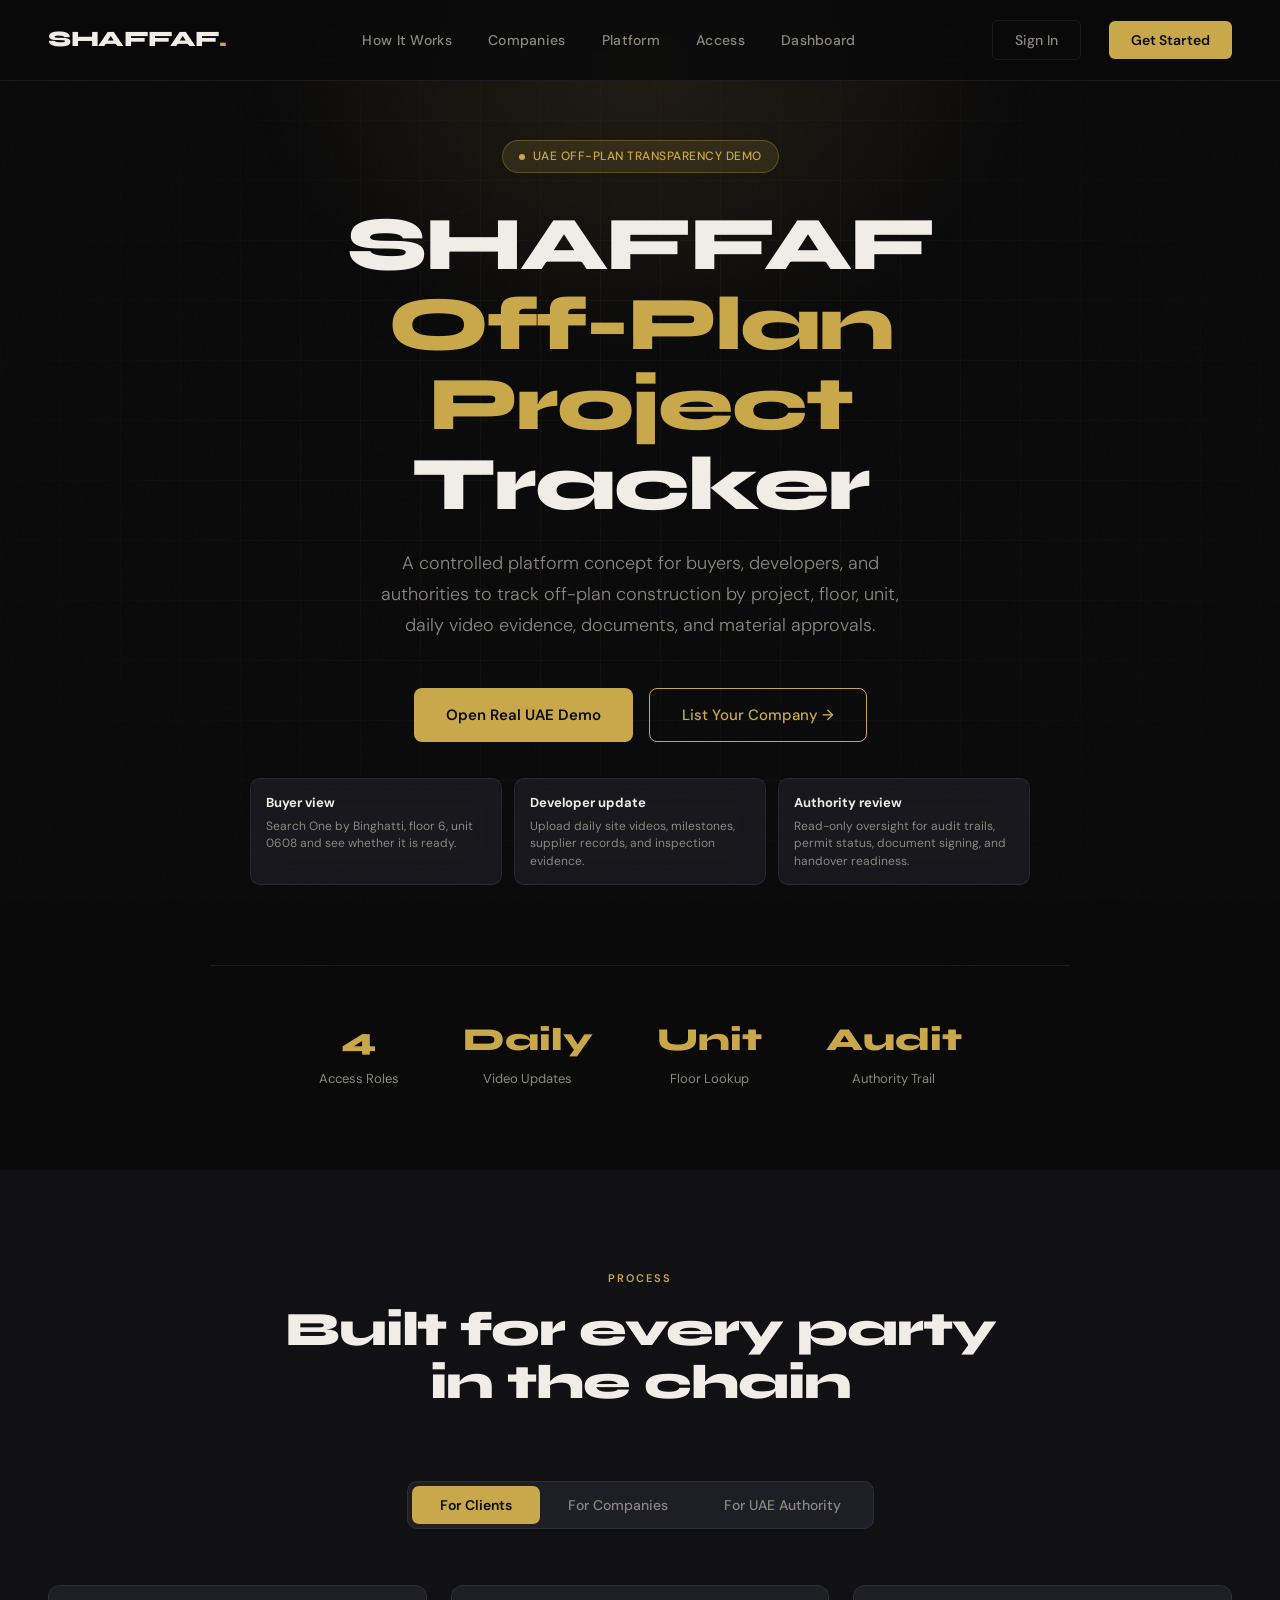
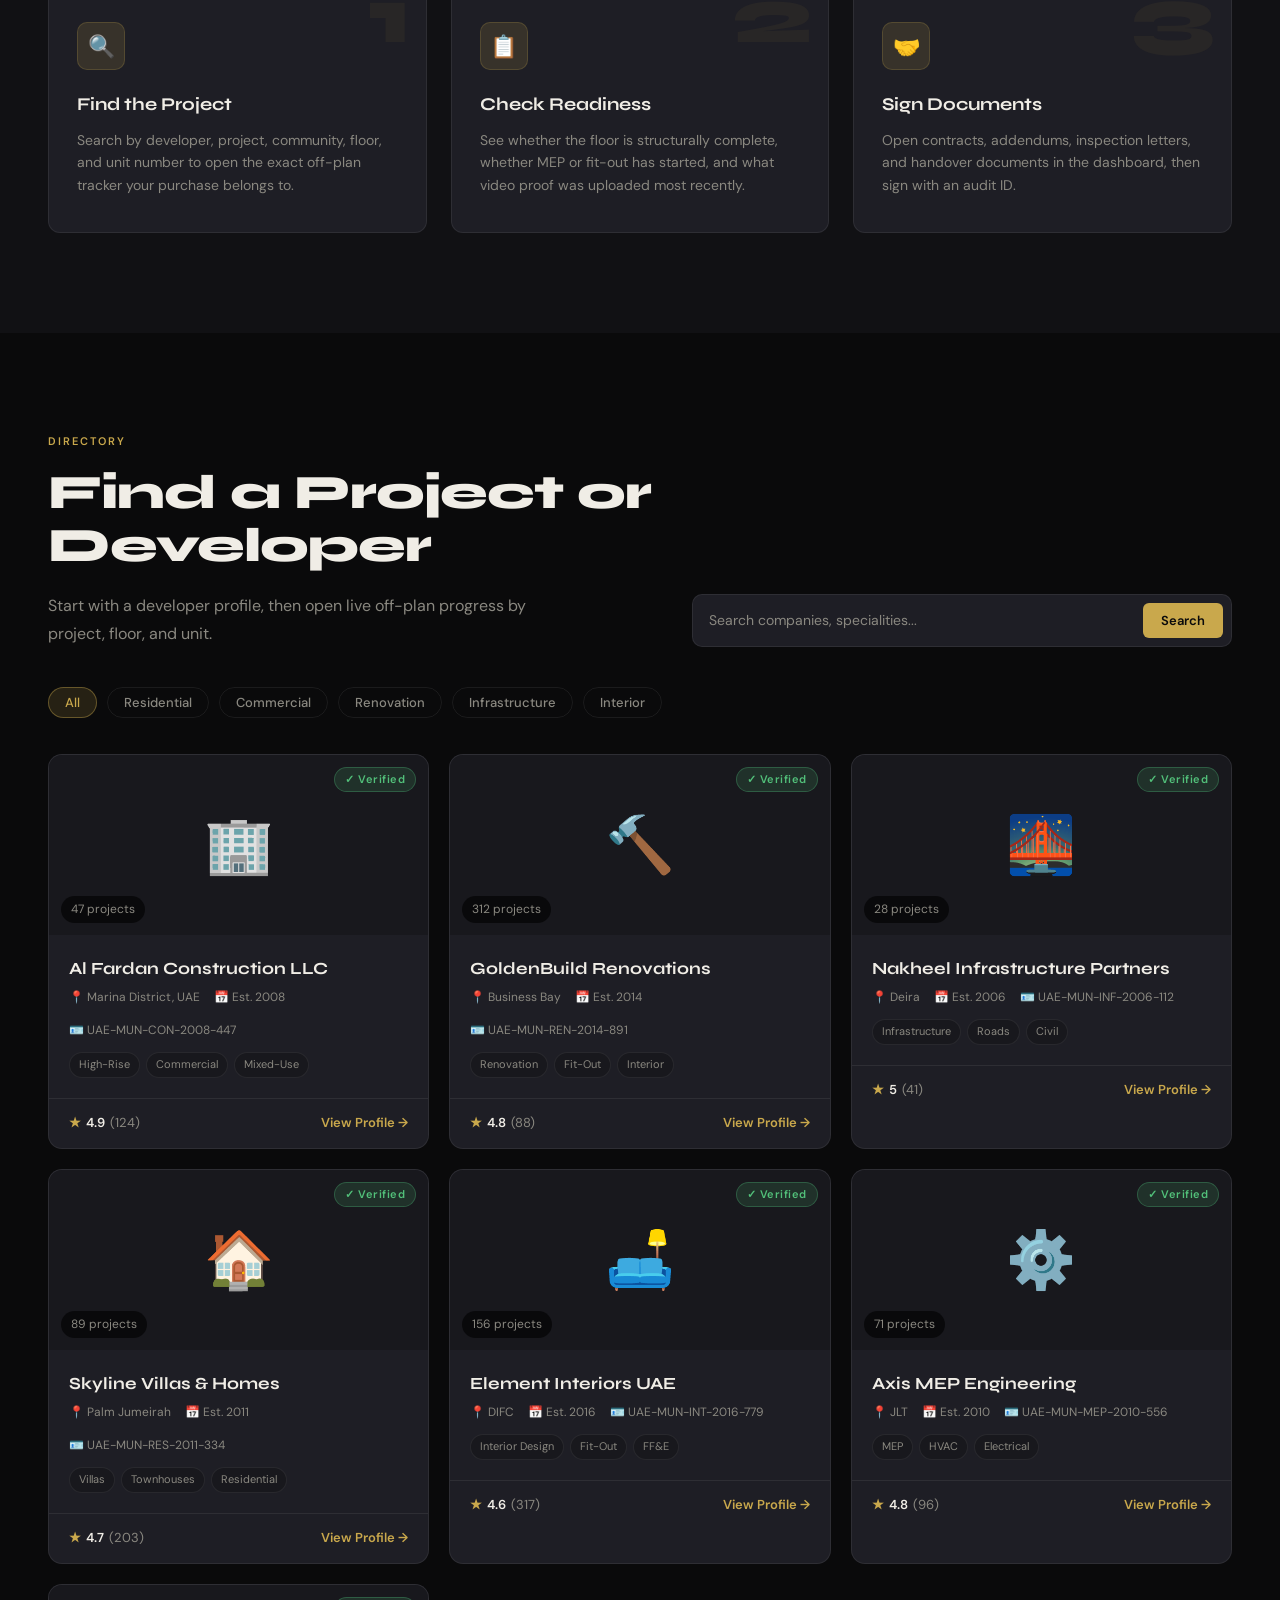
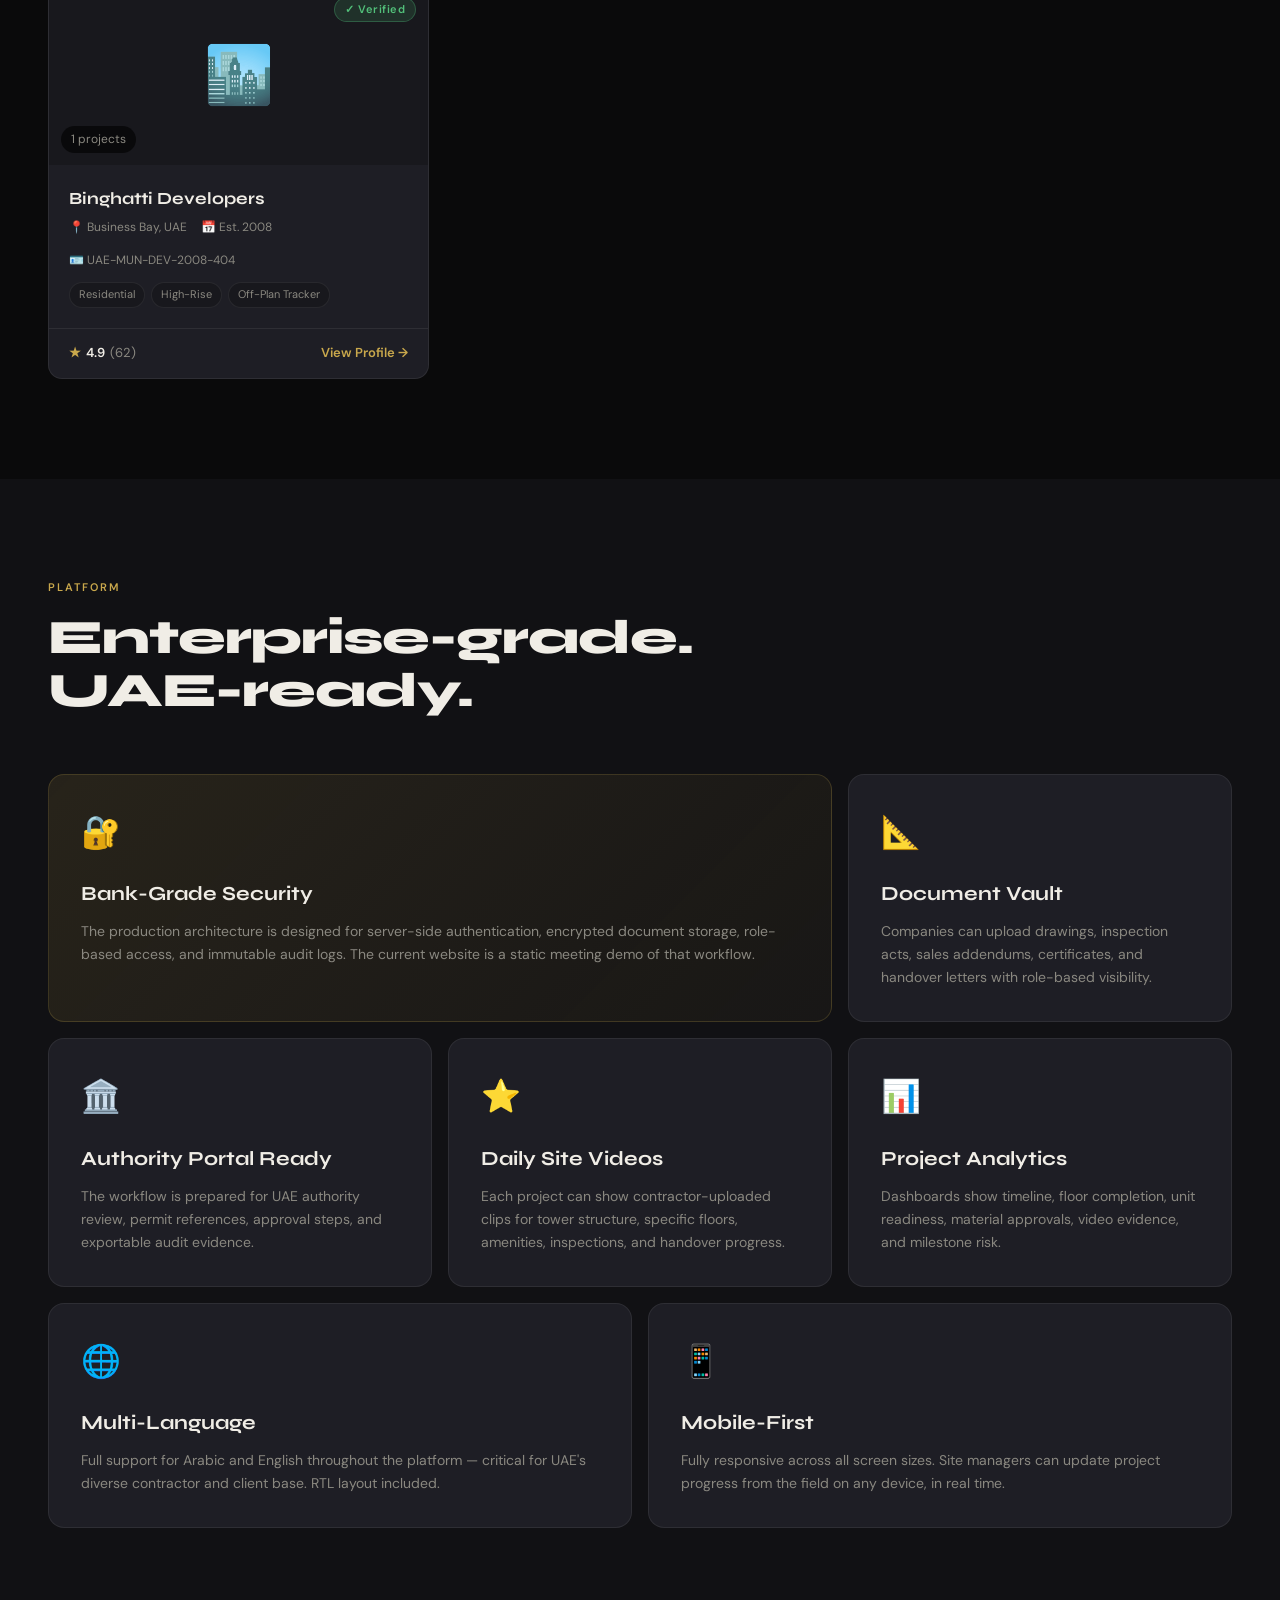
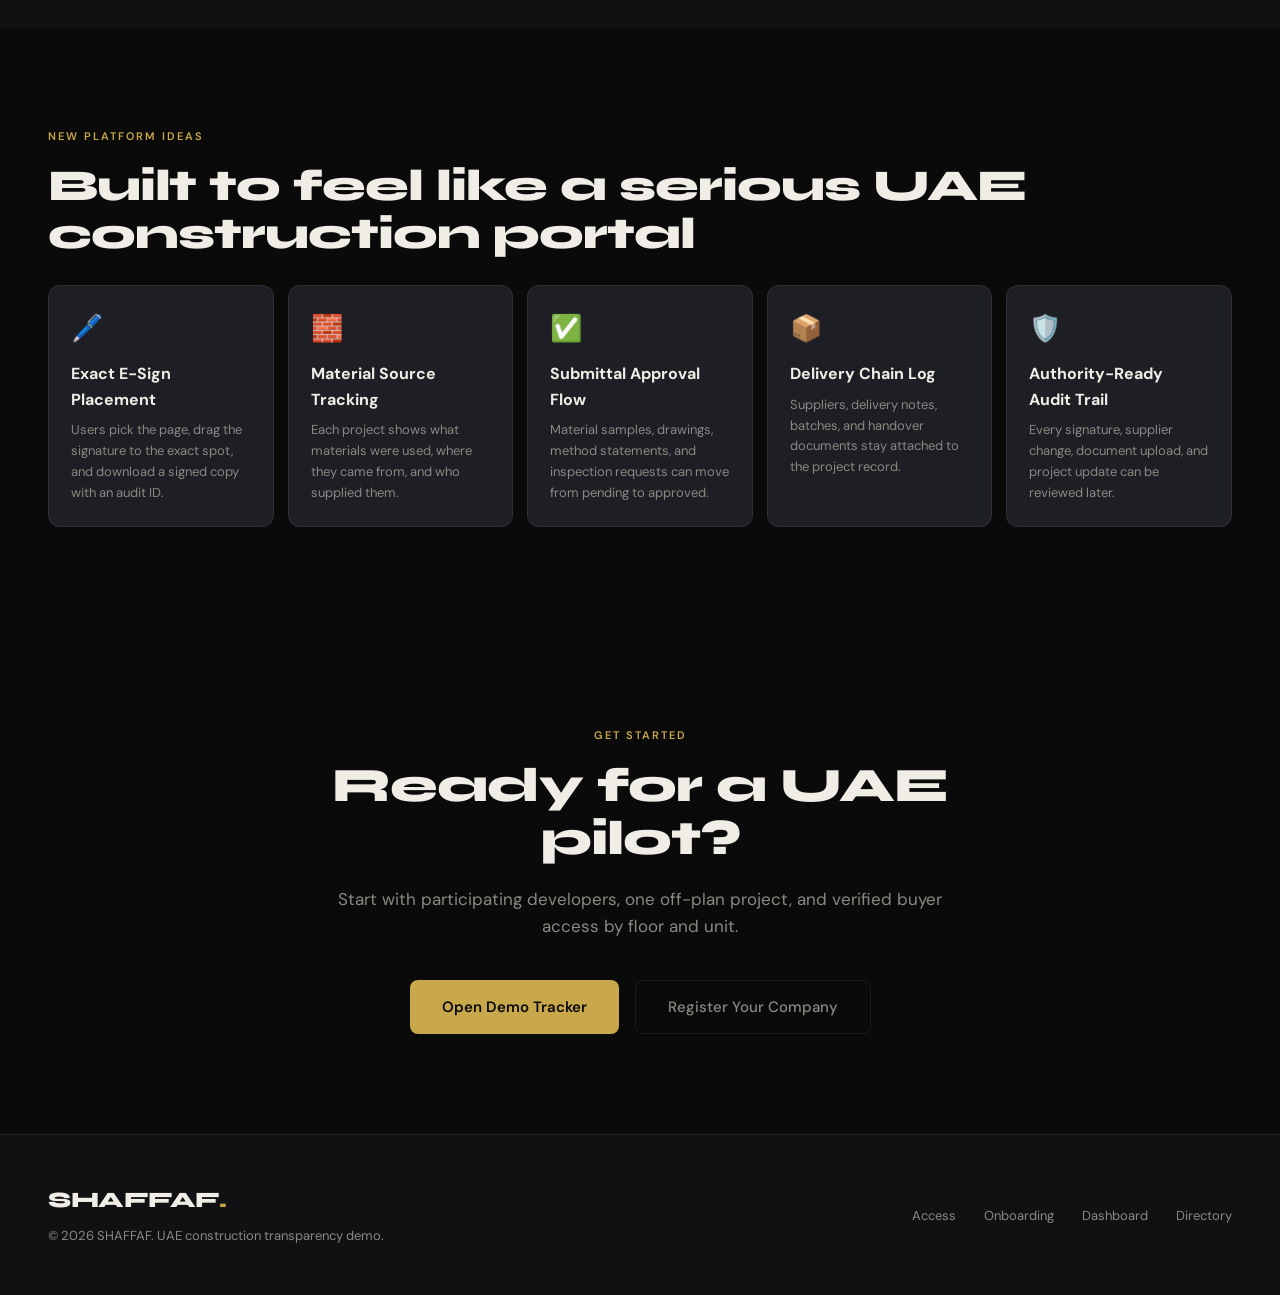
<file: dashboard.html>
<!DOCTYPE html>
<html lang="en">

<head>
  <!-- SHAFFAF_FINAL_RENAME_VERIFIED_v2 -->
  <meta charset="UTF-8" />
  <meta name="viewport" content="width=device-width, initial-scale=1.0" />
  <title>Dashboard — SHAFFAF</title>
  <link rel="preconnect" href="https://fonts.googleapis.com">
  <link
    href="https://fonts.googleapis.com/css2?family=Syne:wght@400;600;700;800&family=DM+Sans:wght@300;400;500;600&display=swap"
    rel="stylesheet">
  <style>
    :root {
      --gold: #C9A84C;
      --gold-light: #E8C97A;
      --gold-dim: rgba(201, 168, 76, .14);
      --bg: #0A0A0B;
      --bg2: #111114;
      --bg3: #18181D;
      --surface: #1E1E25;
      --surface2: #26262F;
      --border: rgba(255, 255, 255, .08);
      --border2: rgba(255, 255, 255, .16);
      --text: #F0EDE6;
      --muted: #8A8880;
      --green: #52C07A;
      --red: #E05252;
      --blue: #52A0E0
    }

    * {
      box-sizing: border-box;
      margin: 0;
      padding: 0
    }

    body {
      background: var(--bg);
      color: var(--text);
      font-family: 'DM Sans', sans-serif;
      min-height: 100vh;
      font-size: 15px;
      line-height: 1.5
    }

    .layout {
      display: flex;
      min-height: 100vh
    }

    .sidebar {
      position: fixed;
      left: 0;
      top: 0;
      bottom: 0;
      width: 258px;
      background: var(--bg2);
      border-right: 1px solid var(--border);
      padding: 18px 12px;
      display: flex;
      flex-direction: column;
      z-index: 50
    }

    .logo {
      font-family: 'Syne';
      font-size: 22px;
      font-weight: 800;
      color: var(--text);
      text-decoration: none;
      padding: 8px 12px 20px;
      display: block
    }

    .logo span {
      color: var(--gold)
    }

    .navlabel {
      font-size: 10px;
      letter-spacing: 1.3px;
      text-transform: uppercase;
      color: var(--muted);
      font-weight: 800;
      margin: 18px 12px 6px
    }

    .navbtn {
      width: 100%;
      border: 0;
      background: transparent;
      color: var(--muted);
      padding: 11px 12px;
      border-radius: 10px;
      text-align: left;
      font-family: inherit;
      font-size: 14px;
      cursor: pointer;
      display: flex;
      gap: 10px;
      align-items: center;
      margin: 2px 0
    }

    .navbtn:hover {
      background: var(--surface);
      color: var(--text)
    }

    .navbtn.active {
      background: var(--gold-dim);
      color: var(--gold)
    }

    .main {
      margin-left: 258px;
      width: calc(100% - 258px);
      padding: 34px 38px
    }

    .mobilebar {
      display: none;
      position: sticky;
      top: 0;
      z-index: 40;
      background: rgba(10, 10, 11, .92);
      backdrop-filter: blur(14px);
      border-bottom: 1px solid var(--border);
      padding: 12px 16px;
      align-items: center;
      justify-content: space-between
    }

    .topbar {
      display: flex;
      justify-content: space-between;
      align-items: center;
      gap: 14px;
      margin-bottom: 24px;
      flex-wrap: wrap
    }

    .title {
      font-family: 'Syne';
      font-size: 28px;
      font-weight: 800
    }

    .title span {
      color: var(--gold)
    }

    .btn {
      border: 0;
      border-radius: 8px;
      padding: 10px 18px;
      font-family: inherit;
      font-weight: 600;
      cursor: pointer;
      text-decoration: none;
      display: inline-flex;
      align-items: center;
      justify-content: center;
      gap: 8px
    }

    .btn-gold {
      background: var(--gold);
      color: #080808
    }

    .btn-gold:hover {
      background: var(--gold-light)
    }

    .btn-ghost {
      background: transparent;
      color: var(--muted);
      border: 1px solid var(--border)
    }

    .btn-ghost:hover {
      border-color: var(--border2);
      color: var(--text)
    }

    .btn-red {
      background: rgba(224, 82, 82, .12);
      color: var(--red);
      border: 1px solid rgba(224, 82, 82, .3)
    }

    .btn-green {
      background: rgba(82, 192, 122, .12);
      color: var(--green);
      border: 1px solid rgba(82, 192, 122, .3)
    }

    .btn-sm {
      font-size: 12px;
      padding: 7px 12px
    }

    .tab {
      display: none
    }

    .tab.active {
      display: block
    }

    .grid {
      display: grid;
      grid-template-columns: repeat(4, 1fr);
      gap: 14px;
      margin-bottom: 22px
    }

    .grid2 {
      display: grid;
      grid-template-columns: 1fr 1fr;
      gap: 16px
    }

    .card {
      background: var(--surface);
      border: 1px solid var(--border);
      border-radius: 16px;
      padding: 22px;
      margin-bottom: 18px
    }

    .statlbl {
      font-size: 11px;
      text-transform: uppercase;
      letter-spacing: .8px;
      color: var(--muted);
      font-weight: 700
    }

    .statval {
      font-family: 'Syne';
      font-size: 30px;
      font-weight: 800;
      margin-top: 8px
    }

    .cardtitle {
      font-family: 'Syne';
      font-size: 18px;
      font-weight: 800;
      margin-bottom: 16px
    }

    .docrow,
    .projectrow {
      display: flex;
      align-items: center;
      gap: 14px;
      border-bottom: 1px solid var(--border);
      padding: 14px 0
    }

    .docrow:last-child,
    .projectrow:last-child {
      border-bottom: 0
    }

    .docicon,
    .projecticon {
      font-size: 26px;
      width: 42px
    }

    .docinfo,
    .projectinfo {
      flex: 1
    }

    .docname,
    .projectname {
      font-weight: 800
    }

    .docmeta,
    .projectmeta {
      font-size: 12px;
      color: var(--muted);
      margin-top: 3px
    }

    .actions {
      display: flex;
      gap: 8px;
      flex-wrap: wrap;
      align-items: center
    }

    .badge {
      font-size: 11px;
      font-weight: 800;
      border-radius: 999px;
      padding: 4px 10px;
      display: inline-flex
    }

    .badge-red {
      color: var(--red);
      background: rgba(224, 82, 82, .12);
      border: 1px solid rgba(224, 82, 82, .3)
    }

    .badge-green {
      color: var(--green);
      background: rgba(82, 192, 122, .12);
      border: 1px solid rgba(82, 192, 122, .3)
    }

    .badge-gold {
      color: var(--gold);
      background: var(--gold-dim);
      border: 1px solid rgba(201, 168, 76, .3)
    }

    .badge-muted {
      color: var(--muted);
      background: var(--bg3);
      border: 1px solid var(--border)
    }

    .formgrid {
      display: grid;
      grid-template-columns: 1fr 1fr;
      gap: 14px
    }

    .field {
      margin-bottom: 14px
    }

    .field label {
      display: block;
      font-size: 11px;
      text-transform: uppercase;
      letter-spacing: .7px;
      color: var(--muted);
      font-weight: 800;
      margin-bottom: 7px
    }

    .field input,
    .field select,
    .field textarea {
      width: 100%;
      background: var(--bg3);
      border: 1px solid var(--border);
      border-radius: 8px;
      color: var(--text);
      padding: 11px 13px;
      font-family: inherit
    }

    .field textarea {
      min-height: 90px;
      resize: vertical
    }

    .uploadbox {
      border: 2px dashed var(--border2);
      background: var(--bg3);
      border-radius: 14px;
      padding: 24px;
      text-align: center;
      position: relative;
      cursor: pointer
    }

    .uploadbox:hover {
      border-color: var(--gold);
      background: rgba(201, 168, 76, .07)
    }

    .uploadbox input {
      position: absolute;
      inset: 0;
      opacity: 0;
      cursor: pointer
    }

    .modal {
      position: fixed;
      inset: 0;
      background: rgba(0, 0, 0, .82);
      z-index: 500;
      display: none;
      align-items: center;
      justify-content: center;
      padding: 20px
    }

    .modal.open {
      display: flex
    }

    .modalbox {
      background: var(--bg2);
      border: 1px solid var(--border);
      border-radius: 18px;
      width: min(660px, 95vw);
      padding: 28px;
      max-height: 90vh;
      overflow: auto
    }

    .viewer {
      position: fixed;
      inset: 0;
      background: var(--bg);
      z-index: 600;
      display: none;
      flex-direction: column
    }

    .viewer.open {
      display: flex
    }

    .viewerbar {
      min-height: 68px;
      background: var(--bg2);
      border-bottom: 1px solid var(--border);
      display: flex;
      align-items: center;
      justify-content: space-between;
      padding: 12px 18px;
      gap: 12px
    }

    .viewerbody {
      flex: 1;
      display: grid;
      grid-template-columns: 1fr 330px;
      min-height: 0
    }

    .docstage {
      position: relative;
      overflow: auto;
      background: #0d0d0f;
      padding: 22px
    }

    .docframewrap {
      position: relative;
      min-height: 100%;
      background: #161616;
      border: 1px solid var(--border);
      border-radius: 12px;
      overflow: hidden
    }

    .docframe {
      width: 100%;
      height: calc(100vh - 114px);
      border: 0;
      background: white
    }

    .imgdoc {
      max-width: 100%;
      display: block;
      margin: auto;
      background: white
    }

    .sidepanel {
      border-left: 1px solid var(--border);
      background: var(--bg2);
      padding: 18px;
      overflow: auto
    }

    .canvasbox {
      background: #fff;
      border-radius: 10px;
      overflow: hidden;
      border: 1px solid var(--border);
      margin: 10px 0
    }

    #signCanvas {
      width: 100%;
      height: 150px;
      display: block;
      touch-action: none;
      cursor: crosshair
    }

    .signatureStamp {
      position: absolute;
      right: 50px;
      bottom: 50px;
      min-width: 210px;
      background: rgba(10, 10, 11, .92);
      border: 2px solid var(--gold);
      border-radius: 10px;
      padding: 12px 14px;
      color: var(--text);
      z-index: 20;
      cursor: move;
      box-shadow: 0 15px 35px rgba(0, 0, 0, .45)
    }

    .signatureStamp img {
      display: block;
      max-width: 180px;
      max-height: 70px;
      margin-bottom: 6px
    }

    .stampmeta {
      font-size: 11px;
      color: var(--muted)
    }

    .auditbox {
      background: rgba(201, 168, 76, .08);
      border: 1px solid rgba(201, 168, 76, .25);
      border-radius: 12px;
      padding: 12px;
      margin-top: 12px
    }

    .auditbox b {
      color: var(--gold)
    }

    .minirow {
      display: flex;
      justify-content: space-between;
      gap: 12px;
      border-bottom: 1px solid var(--border);
      padding: 8px 0;
      font-size: 12px
    }

    .minirow:last-child {
      border-bottom: 0
    }

    .minirow span:first-child {
      color: var(--muted)
    }

    .hint,
    .empty {
      font-size: 12px;
      color: var(--muted);
      line-height: 1.5;
      margin-top: 10px
    }

    .empty {
      padding: 45px;
      text-align: center
    }

    .rolehidden {
      display: none !important
    }

    .sidebar.open {
      transform: translateX(0)
    }

    .pdfSignPreview {
      background: #0f0f12;
      border: 1px solid var(--border);
      border-radius: 12px;
      padding: 10px;
      overflow: auto;
      max-height: 42vh;
      position: relative;
      margin: 10px 0
    }

    .pdfSignPage {
      position: relative;
      display: inline-block;
      background: #fff;
      border-radius: 6px;
      overflow: hidden
    }

    .pdfSignPage canvas {
      display: block;
      max-width: 100%;
      height: auto
    }

    .placeHint {
      font-size: 11px;
      color: var(--gold);
      line-height: 1.5;
      margin: 8px 0
    }

    .placementStamp {
      position: absolute;
      width: 190px;
      min-height: 82px;
      background: rgba(10, 10, 11, .93);
      border: 2px solid var(--gold);
      border-radius: 9px;
      padding: 9px 11px;
      color: var(--text);
      z-index: 10;
      cursor: move;
      box-shadow: 0 12px 30px rgba(0, 0, 0, .45);
      touch-action: none
    }

    .placementStamp img {
      display: block;
      max-width: 155px;
      max-height: 48px;
      margin-bottom: 4px
    }

    .placementStamp .stampmeta {
      font-size: 10px
    }

    .materials-list {
      display: grid;
      gap: 10px;
      margin-top: 10px
    }

    .material-item {
      background: rgba(255, 255, 255, .035);
      border: 1px solid var(--border);
      border-radius: 12px;
      padding: 12px
    }

    .material-item b {
      color: var(--gold)
    }

    .material-meta {
      font-size: 12px;
      color: var(--muted);
      margin-top: 4px;
      line-height: 1.5
    }

    .heroTunnel {
      background: linear-gradient(135deg, rgba(201, 168, 76, .14), rgba(82, 160, 224, .07));
      border: 1px solid rgba(201, 168, 76, .28);
      border-radius: 18px;
      padding: 24px;
      margin-bottom: 18px
    }

    .heroTunnel h2 {
      font-family: Syne;
      font-size: 32px;
      line-height: 1.05;
      margin-bottom: 9px
    }

    .heroTunnel p {
      color: var(--muted);
      max-width: 780px;
      line-height: 1.75
    }

    .tunnelgrid {
      display: grid;
      grid-template-columns: repeat(3, 1fr);
      gap: 14px
    }

    .tunnelcard {
      background: var(--surface);
      border: 1px solid var(--border);
      border-radius: 14px;
      padding: 18px
    }

    .tunnelcard h3 {
      font-family: Syne;
      font-size: 16px;
      margin-bottom: 9px
    }

    .tunnelcard p,
    .tunnelcard li {
      color: var(--muted);
      font-size: 13px;
      line-height: 1.55
    }

    .tunnelcard ul {
      padding-left: 18px;
      margin-top: 8px
    }

    .pulseRow {
      display: grid;
      gap: 10px
    }

    .pulseItem {
      display: flex;
      justify-content: space-between;
      gap: 12px;
      border-bottom: 1px solid var(--border);
      padding: 9px 0;
      font-size: 13px
    }

    .pulseItem:last-child {
      border-bottom: 0
    }

    .pulseItem span:first-child {
      color: var(--muted)
    }

    .role-pill {
      display: inline-flex;
      align-items: center;
      gap: 7px;
      border: 1px solid rgba(201, 168, 76, .28);
      background: var(--gold-dim);
      color: var(--gold);
      border-radius: 999px;
      padding: 5px 10px;
      font-size: 11px;
      font-weight: 800
    }

    .propertyHero {
      display: grid;
      grid-template-columns: 1fr auto;
      gap: 18px;
      align-items: center
    }

    .progressLine {
      height: 6px;
      background: var(--bg3);
      border-radius: 999px;
      overflow: hidden;
      margin-top: 10px
    }

    .progressLine div {
      height: 100%;
      background: linear-gradient(90deg, var(--gold), var(--green));
      border-radius: 999px
    }

    .smallnote {
      font-size: 12px;
      color: var(--muted);
      line-height: 1.5;
      margin-top: 8px
    }

    .checkrow {
      display: flex;
      gap: 10px;
      align-items: flex-start;
      background: rgba(201, 168, 76, .08);
      border: 1px solid rgba(201, 168, 76, .25);
      border-radius: 12px;
      padding: 12px;
      margin: 12px 0
    }

    .checkrow input {
      width: auto !important;
      margin-top: 3px
    }

    .checkrow label {
      margin: 0 !important;
      text-transform: none !important;
      letter-spacing: 0 !important;
      font-size: 13px !important;
      color: var(--text) !important
    }

    .noticebox {
      background: rgba(82, 160, 224, .08);
      border: 1px solid rgba(82, 160, 224, .25);
      border-radius: 12px;
      padding: 12px;
      color: var(--muted);
      font-size: 12px;
      line-height: 1.55;
      margin-bottom: 14px
    }

    @media(max-width:900px) {
      .mobilebar {
        display: flex
      }

      .sidebar {
        transform: translateX(-105%);
        transition: .2s;
        width: 280px
      }

      .main {
        margin-left: 0;
        width: 100%;
        padding: 20px 16px
      }

      .grid,
      .grid2,
      .formgrid,
      .tunnelgrid,
      .propertyHero {
        grid-template-columns: 1fr
      }

      .viewerbody {
        grid-template-columns: 1fr
      }

      .sidepanel {
        border-left: 0;
        border-top: 1px solid var(--border)
      }

      .viewerbar {
        flex-direction: column;
        align-items: flex-start
      }

      .docrow,
      .projectrow {
        align-items: flex-start;
        flex-direction: column
      }

      .actions {
        width: 100%
      }

      .actions .btn {
        flex: 1
      }

      .docicon,
      .projecticon {
        width: auto
      }

      .docframe {
        height: 55vh
      }
    }
  </style>
  <link rel="stylesheet" href="mobile.css">
</head>

<body>
  <div class="mobilebar"><b style="font-family:Syne">SHAFFAF<span style="color:var(--gold)">.</span></b><button
      class="btn btn-ghost btn-sm" onclick="toggleSidebar()">☰ Menu</button></div>
  <div class="layout">
    <aside class="sidebar" id="sidebar">
      <a class="logo" href="index.html">SHAFFAF<span>.</span></a>
      <button class="navbtn active" onclick="showTab('overview',this)">📊 Overview</button>
      <button class="navbtn role-client role-investor" id="libraryNav" onclick="showTab('library',this)">📌 Project
        Library</button>
      <button class="navbtn role-client role-investor" id="myProjectNav" onclick="showTab('myproject',this)">🏢 My
        Property</button>
      <button class="navbtn" onclick="showTab('documents',this)">📁 Documents & E-Sign</button>
      <button class="navbtn role-company role-government" id="manageNav" onclick="showTab('manageprojects',this)">🏗️
        Manage Projects</button>
      <button class="navbtn role-government" id="governmentNav" onclick="showTab('government',this)">🏛️ UAE Authority
        Review</button>
      <button class="navbtn" onclick="location.href='search.html'">🔍 Find Companies</button>
      <div class="navlabel">Account</div>
      <button class="navbtn" onclick="showTab('settings',this)">⚙️ Settings</button>
      <button class="navbtn" onclick="location.href='logout.html'">🚪 Log Out</button>
      <button class="navbtn" onclick="location.href='index.html'">🏠 Home</button>
    </aside>
    <main class="main">
      <section id="tab-overview" class="tab active">
        <div class="topbar">
          <div class="title">Dashboard — <span id="roleTitle">Client</span></div><button class="btn btn-gold"
            id="primaryBtn" onclick="primaryAction()">Open Library</button>
        </div>
        <div class="grid">
          <div class="card">
            <div class="statlbl">Saved Projects</div>
            <div class="statval" id="statSaved">0</div>
          </div>
          <div class="card">
            <div class="statlbl">Documents</div>
            <div class="statval" id="statDocs">0</div>
          </div>
          <div class="card">
            <div class="statlbl">Signed</div>
            <div class="statval" id="statSigned" style="color:var(--green)">0</div>
          </div>
          <div class="card">
            <div class="statlbl">Role</div>
            <div class="statval" id="statRole" style="color:var(--gold);font-size:22px">Client</div>
          </div>
        </div>
        <div class="card">
          <div class="cardtitle">Role access</div>
          <p id="overviewText" style="color:var(--muted);line-height:1.8"></p>
        </div>
        <div id="overviewDynamic"></div>
      </section>
      <section id="tab-library" class="tab">
        <div class="topbar">
          <div class="title" id="libraryTitle">Saved <span>Library</span></div><a class="btn btn-gold"
            href="search.html">Search & Save Projects</a>
        </div>
        <div class="card">
          <div class="cardtitle" id="libraryCardTitle">Your saved / invested projects</div>
          <div id="libraryList"></div>
        </div>
      </section>
      <section id="tab-myproject" class="tab">
        <div class="topbar">
          <div class="title" id="myProjectTitle">My <span>Property</span></div>
        </div>
        <div id="myProjectBox"></div>
      </section>
      <section id="tab-documents" class="tab">
        <div class="topbar">
          <div class="title">Documents & <span>E-Signing</span></div><button class="btn btn-gold"
            onclick="openUploadModal()">+ Upload Document</button>
        </div>
        <div class="grid2">
          <div class="card">
            <div class="cardtitle">Document Library</div>
            <div id="docList"></div>
          </div>
          <div class="card">
            <div class="cardtitle">5 Smart Additions</div>
            <div class="minirow"><span>1. Download signed copy</span><b>visible signature</b></div>
            <div class="minirow"><span>2. Audit ID</span><b>proof code</b></div>
            <div class="minirow"><span>3. Original file preserved</span><b>safe backup</b></div>
            <div class="minirow"><span>4. Drag signature</span><b>place it first</b></div>
            <div class="minirow"><span>5. Verification footer</span><b>PDF proof note</b></div>
            <div class="hint">After signing, click <b>Download Signed</b>. The old Download button was only downloading
              the raw uploaded file, so the signature could not appear.</div>
          </div>
        </div>
      </section>
      <section id="tab-manageprojects" class="tab">
        <div class="topbar">
          <div class="title">Manage <span>Projects</span></div><button class="btn btn-gold"
            onclick="openProjectModal()">+ Add Project</button>
        </div>
        <div class="card">
          <div class="cardtitle">Company Projects</div>
          <div id="companyProjects"></div>
        </div>
      </section>
      <section id="tab-government" class="tab">
        <div class="topbar">
          <div class="title">UAE Authority <span>Review</span></div>
        </div>
        <div class="card">
          <div class="cardtitle">All monitored projects</div>
          <div id="allProjectsList"></div>
        </div>
        <div class="card">
          <div class="cardtitle">Compliance note</div>
          <p style="color:var(--muted);line-height:1.8">UAE authority access is a read-only oversight tunnel for
            participating projects, update evidence, documents, permit references, and handover readiness. Production
            access would use secure backend permissions.</p>
        </div>
      </section>
      <section id="tab-settings" class="tab">
        <div class="topbar">
          <div class="title">Settings</div>
        </div>
        <div class="grid2">
          <div class="card">
            <div class="cardtitle">Account & Role</div>
            <div class="field"><label>Your name</label><input id="setName" value="Omar Aliyev"></div>
            <div class="field"><label>Role for demo</label><select id="roleSelect">
                <option value="client">Client / Buyer</option>
                <option value="investor">Investor</option>
                <option value="company">Company / Developer</option>
                <option value="government">UAE Authority / Reviewer</option>
              </select></div><button class="btn btn-gold" onclick="saveSettings()">Save Settings</button>
            <div class="hint">Each role opens a different tunnel: buyer unit tracking, investor portfolio, developer
              update operations, or UAE authority review.</div>
          </div>
          <div class="card">
            <div class="cardtitle">Mobile access</div>
            <p style="color:var(--muted);line-height:1.8">Open the same GitHub Pages link on your phone. This dashboard
              now has a mobile menu and responsive viewer.</p><button class="btn btn-ghost"
              onclick="alert(location.href)">Show current link</button>
          </div>
        </div>
      </section>
    </main>
  </div>
  <div class="modal" id="uploadModal">
    <div class="modalbox">
      <div class="topbar">
        <div class="title" style="font-size:22px">Upload Document</div><button class="btn btn-ghost btn-sm"
          onclick="closeUploadModal()">✕</button>
      </div>
      <div class="field"><label>Document Name</label><input id="docName" placeholder="Example: Contract Agreement">
      </div>
      <div class="formgrid">
        <div class="field"><label>Document Type</label><select id="docType">
            <option value="contract">Contract</option>
            <option value="blueprint">Blueprint</option>
            <option value="certificate">Certificate</option>
            <option value="act">Inspection Act</option>
            <option value="other">Other</option>
          </select></div>
        <div class="field"><label>Needs Signature?</label><select id="needsSign">
            <option value="yes">Yes</option>
            <option value="no">No</option>
          </select></div>
      </div>
      <div class="field"><label>Attach Real File</label>
        <div class="uploadbox"><input type="file" id="docFile" accept=".pdf,.png,.jpg,.jpeg,.webp"
            onchange="showChosenFile()">
          <div style="font-size:32px">📎</div>
          <p><b>Click here to choose file</b></p>
          <p id="chosenFile" style="color:var(--gold);margin-top:6px">No file selected</p>
        </div>
        <div class="hint">Use PDF, PNG, JPG, or WEBP. DOCX/DWG cannot be previewed by a normal browser viewer.</div>
      </div><button class="btn btn-gold" style="width:100%;padding:13px" onclick="uploadDoc()">Upload Document</button>
    </div>
  </div>
  <div class="modal" id="projectModal">
    <div class="modalbox">
      <div class="topbar">
        <div class="title" style="font-size:22px">Submit Project For Approval</div><button class="btn btn-ghost btn-sm"
          onclick="closeProjectModal()">✕</button>
      </div>
      <div class="noticebox">Company projects are not published immediately. Submit the supplier, signed documents, and
        handover package here; the UAE Authority reviewer must approve it before buyers or investors see it as live.
      </div>
      <div class="field"><label>Project Name *</label><input id="pName" placeholder="Example: Creek Edge Tower"></div>
      <div class="field"><label>Developer / Company *</label><input id="pCompany"
          placeholder="Developer / company legal name"></div>
      <div class="formgrid">
        <div class="field"><label>Project Type *</label><select id="pType">
            <option value="Off-plan Residential">Off-plan Residential</option>
            <option value="Mixed-use Off-plan">Mixed-use Off-plan</option>
            <option value="Hotel / Serviced Apartments">Hotel / Serviced Apartments</option>
            <option value="Townhouses / Villas">Townhouses / Villas</option>
          </select></div>
        <div class="field"><label>Location *</label><input id="pLocation" placeholder="Business Bay, Meydan, JVC...">
        </div>
      </div>
      <div class="formgrid">
        <div class="field"><label>Total Floors *</label><input id="pFloors" type="number" value="30" min="1" max="120">
        </div>
        <div class="field"><label>Current Progress %</label><input id="pProgress" type="number" value="0" min="0"
            max="100"></div>
      </div>
      <div class="formgrid">
        <div class="field"><label>Expected Handover *</label><input id="pHandover" type="date"></div>
        <div class="field"><label>Sample Buyer Unit</label><input id="pSampleUnit" placeholder="Example: 0608"></div>
      </div>
      <div class="field"><label>Main Supplier *</label><input id="pSupplier"
          placeholder="Example: Emirates Steel Arkan / Unibeton / approved facade subcontractor"></div>
      <div class="field"><label>Materials & Supplier Scope *</label><textarea id="pMaterials"
          placeholder="Concrete supplier, steel source, facade subcontractor, MEP package, certificate references, delivery note IDs..."></textarea>
      </div>
      <div class="field"><label>Signed Authority Documents *</label>
        <div class="uploadbox"><input type="file" id="pDocs" multiple accept=".pdf,.png,.jpg,.jpeg,.webp"
            onchange="showProjectDocs()">
          <div style="font-size:32px">📎</div>
          <p><b>Attach signed project documents</b></p>
          <p id="chosenProjectDocs" style="color:var(--gold);margin-top:6px">No signed documents selected</p>
        </div>
        <div class="hint">Required: signed project registration, supplier agreement/certificates, authority letter, or
          handover/inspection package.</div>
      </div>
      <div class="checkrow"><input type="checkbox" id="pSignedDeclaration"><label for="pSignedDeclaration">I confirm
          these documents are signed and this project can be sent to the UAE Authority approval queue.</label></div>
      <button class="btn btn-gold" style="width:100%;padding:13px" onclick="addProject()">Submit For UAE Authority
        Approval</button>
    </div>
  </div>
  <div class="viewer" id="viewer">
    <div class="viewerbar">
      <div>
        <div style="font-family:Syne;font-weight:800" id="viewerTitle">Document</div>
        <div id="viewerInfo" style="font-size:12px;color:var(--muted);margin-top:3px"></div>
      </div>
      <div style="display:flex;gap:8px;flex-wrap:wrap"><button class="btn btn-gold btn-sm" onclick="toggleSignPanel()">✍
          Sign / Place Signature</button><button class="btn btn-green btn-sm" onclick="downloadSignedDoc()">Download
          Signed</button><button class="btn btn-ghost btn-sm" onclick="downloadOriginalDoc()">Original</button><button
          class="btn btn-ghost btn-sm" onclick="closeViewer()">Close</button></div>
    </div>
    <div class="viewerbody">
      <div class="docstage">
        <div class="docframewrap" id="docStage">
          <div id="docContent"></div>
          <div id="stampLayer"></div>
        </div>
      </div>
      <div class="sidepanel" id="signPanel">
        <div class="cardtitle">Sign and place exactly</div>
        <div class="field"><label>Your Name</label><input id="signName" value="Omar Aliyev"></div>
        <div class="field"><label>Page Number</label>
          <div style="display:flex;gap:8px"><button class="btn btn-ghost btn-sm"
              onclick="changeSignPage(-1)">‹</button><input id="signPage" type="number" min="1" value="1"
              onchange="renderPlacementPage()"><button class="btn btn-ghost btn-sm"
              onclick="changeSignPage(1)">›</button></div>
        </div>
        <div class="canvasbox"><canvas id="signCanvas"></canvas></div>
        <div style="display:flex;gap:8px;flex-wrap:wrap"><button class="btn btn-ghost btn-sm"
            onclick="clearSig()">Clear</button><button class="btn btn-gold btn-sm" onclick="applyStamp()">Create
            signature</button></div>
        <div class="placeHint">After you create the signature, drag it on the page preview below. The exact same place
          is used in the downloaded PDF/image.</div>
        <div class="pdfSignPreview" id="placementPreview">
          <div class="empty">Open a PDF/image, then choose page and place signature here.</div>
        </div><button class="btn btn-gold" style="width:100%;margin-top:14px" onclick="finalizeSignature()">Finalize
          signed document</button><button class="btn btn-green" style="width:100%;margin-top:10px"
          onclick="downloadSignedDoc()">Download signed copy</button>
        <div id="auditBox" class="auditbox"><b>Audit Trail</b>
          <div class="hint" id="auditText">Not signed yet.</div>
        </div>
        <div class="hint">Fixed: no random position, page number works, signature exports upright, and original stays
          untouched.</div>
      </div>
    </div>
  </div>
  
  <script>
    const API_URL = 'https://shaffaf-backend.onrender.com';
    const DOC_KEY = 'SHAFFAF_real_docs_v3';
    const ROLE_KEY = 'SHAFFAF_role';
    const SAVED_KEY = 'SHAFFAF_saved_projects';
    const PROJECT_KEY = 'SHAFFAF_company_projects';

    // ==================== AUTH CHECK ====================
    async function checkAuthOnDashboard() {
      const accessToken = localStorage.getItem('SHAFFAF_access');
      const sessionData = localStorage.getItem('SHAFFAF_session');

      if (!accessToken || !sessionData) {
        alert("Sessiya bitmişdir. Yenidən daxil olmalısınız.");
        window.location.href = 'index.html';
        return;
      }

      try {
        const res = await fetch(`${API_URL}/api/auth/verify/`, {
          method: 'POST',
          headers: {
            'Content-Type': 'application/json'
          },
          body: JSON.stringify({ token: accessToken })  // ← body-də göndər
        });

        if (res.ok) {
          render();
        } else {
          const refreshed = await refreshToken();
          if (refreshed) {
            render();
          } else {
            logout();
          }
        }
      } catch (err) {
        console.error(err);
        render(); // şəbəkə xətasında da render et
      }
    }

    async function refreshToken() {
      const refresh = localStorage.getItem('SHAFFAF_refresh');
      if (!refresh) return false;

      try {
        const res = await fetch(`${API_URL}/api/auth/refresh/`, {  // ← /token/refresh/ deyil
          method: 'POST',
          headers: { 'Content-Type': 'application/json' },
          body: JSON.stringify({ refresh })
        });

        if (res.ok) {
          const data = await res.json();
          localStorage.setItem('SHAFFAF_access', data.access);
          return true;
        }
      } catch (e) { }
      return false;
    }

    function logout() {
      localStorage.clear();
      alert("Çıxış edildi. Yenidən login olun.");
      window.location.href = 'index.html';
    }
    // ====================================================

    let sessionUser = null;
    try {
      sessionUser = JSON.parse(localStorage.getItem('SHAFFAF_session') || 'null');
    } catch (e) {
      console.warn("Session parse error");
    }

    let docs = JSON.parse(localStorage.getItem(DOC_KEY) || '[]');
    let role = (sessionUser && sessionUser.type) ||
      localStorage.getItem(ROLE_KEY) ||
      localStorage.getItem('SHAFFAF_role') || 'client';

    let saved = JSON.parse(localStorage.getItem(SAVED_KEY) || '[]');
    let companyProjects = JSON.parse(localStorage.getItem(PROJECT_KEY) || '[]');

    localStorage.setItem(ROLE_KEY, role);
    if (!saved.length) {
      saved = ['one-by-binghatti'];
      localStorage.setItem(SAVED_KEY, JSON.stringify(saved))
    }

    let currentDocIndex = -1, currentStamp = null, signatureData = null;

    // ==================== Sənin köhnə kodundan qalan hissələr ====================
    const seedProjects = [ /* ... bütün seedProjects, investorProjects, buyerProperty və s. ... */];
    const investorProjects = [ /* ... */];
    const buyerProperty = { /* ... */ };
    const companyOps = [ /* ... */];
    const authorityQueue = [ /* ... */];

    // Bütün funksiyaları (saveDocs, toggleSidebar, showTab, setRoleUI, renderProjects və s.) buraya yapışdır
    // Yəni sənin əvvəlki kodunda olan bütün funksiyaları bu xəttin altına qoy.

    function render() {
      setRoleUI();
      renderProjects();
      renderDocs()
    }

    // Səhifə yüklənəndə
    document.addEventListener('DOMContentLoaded', () => {
      checkAuthOnDashboard();
    });
  </script>
</body>

</html>
</file>
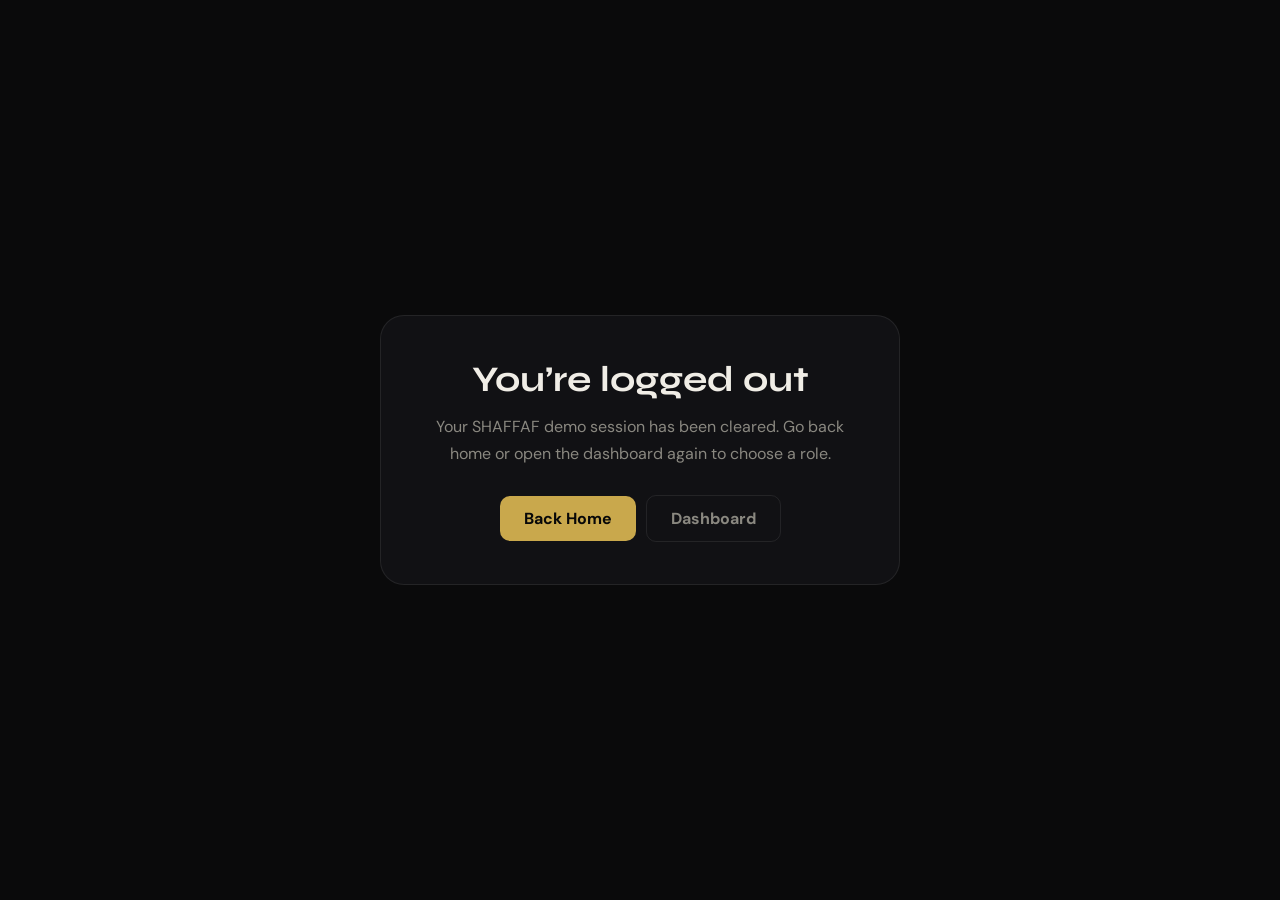
<file: logout.html>
<!DOCTYPE html>
<html lang="en">

<head>
    <meta charset="UTF-8">
    <meta name="viewport" content="width=device-width,initial-scale=1.0">
    <title>Logged Out — SHAFFAF</title>
    <link href="https://fonts.googleapis.com/css2?family=Syne:wght@700;800&family=DM+Sans:wght@400;500;600&display=swap"
        rel="stylesheet">
    <style>
        :root {
            --gold: #C9A84C;
            --bg: #0A0A0B;
            --bg2: #111114;
            --surface: #1E1E25;
            --border: rgba(255, 255, 255, .08);
            --text: #F0EDE6;
            --muted: #8A8880
        }

        * {
            box-sizing: border-box;
            margin: 0;
            padding: 0
        }

        body {
            min-height: 100vh;
            background: var(--bg);
            color: var(--text);
            font-family: 'DM Sans', sans-serif;
            display: flex;
            align-items: center;
            justify-content: center;
            padding: 30px
        }

        .box {
            width: min(520px, 95vw);
            background: var(--bg2);
            border: 1px solid var(--border);
            border-radius: 24px;
            padding: 42px;
            text-align: center
        }

        h1 {
            font-family: 'Syne';
            font-size: 36px;
            margin-bottom: 12px
        }

        p {
            color: var(--muted);
            line-height: 1.7;
            margin-bottom: 28px
        }

        .btn {
            display: inline-flex;
            padding: 12px 24px;
            border-radius: 10px;
            text-decoration: none;
            font-weight: 700
        }

        .gold {
            background: var(--gold);
            color: #080808
        }

        .ghost {
            border: 1px solid var(--border);
            color: var(--muted);
            margin-left: 10px
        }
    </style>
</head>

<body>
    <div class="box">
        <h1>You’re logged out</h1>
        <p>Your SHAFFAF demo session has been cleared. Go back home or open the dashboard again to choose a role.</p><a
            class="btn gold" href="index.html">Back Home</a><a class="btn ghost" href="dashboard.html">Dashboard</a>
    </div>
    
    <script>
        // Backend-ə logout bildir
        const refresh = localStorage.getItem('SHAFFAF_refresh');
        if (refresh) {
            fetch('https://shaffaf-backend.onrender.com/api/auth/logout/', {
                method: 'POST',
                headers: { 'Content-Type': 'application/json' },
                body: JSON.stringify({ refresh })
            });
        }
        // Bütün session məlumatlarını sil
        localStorage.removeItem('SHAFFAF_access');
        localStorage.removeItem('SHAFFAF_refresh');
        localStorage.removeItem('SHAFFAF_role');
        localStorage.removeItem('SHAFFAF_user_session');
        sessionStorage.removeItem('SHAFFAF_session');
    </script>

</body>

</html>
</file>
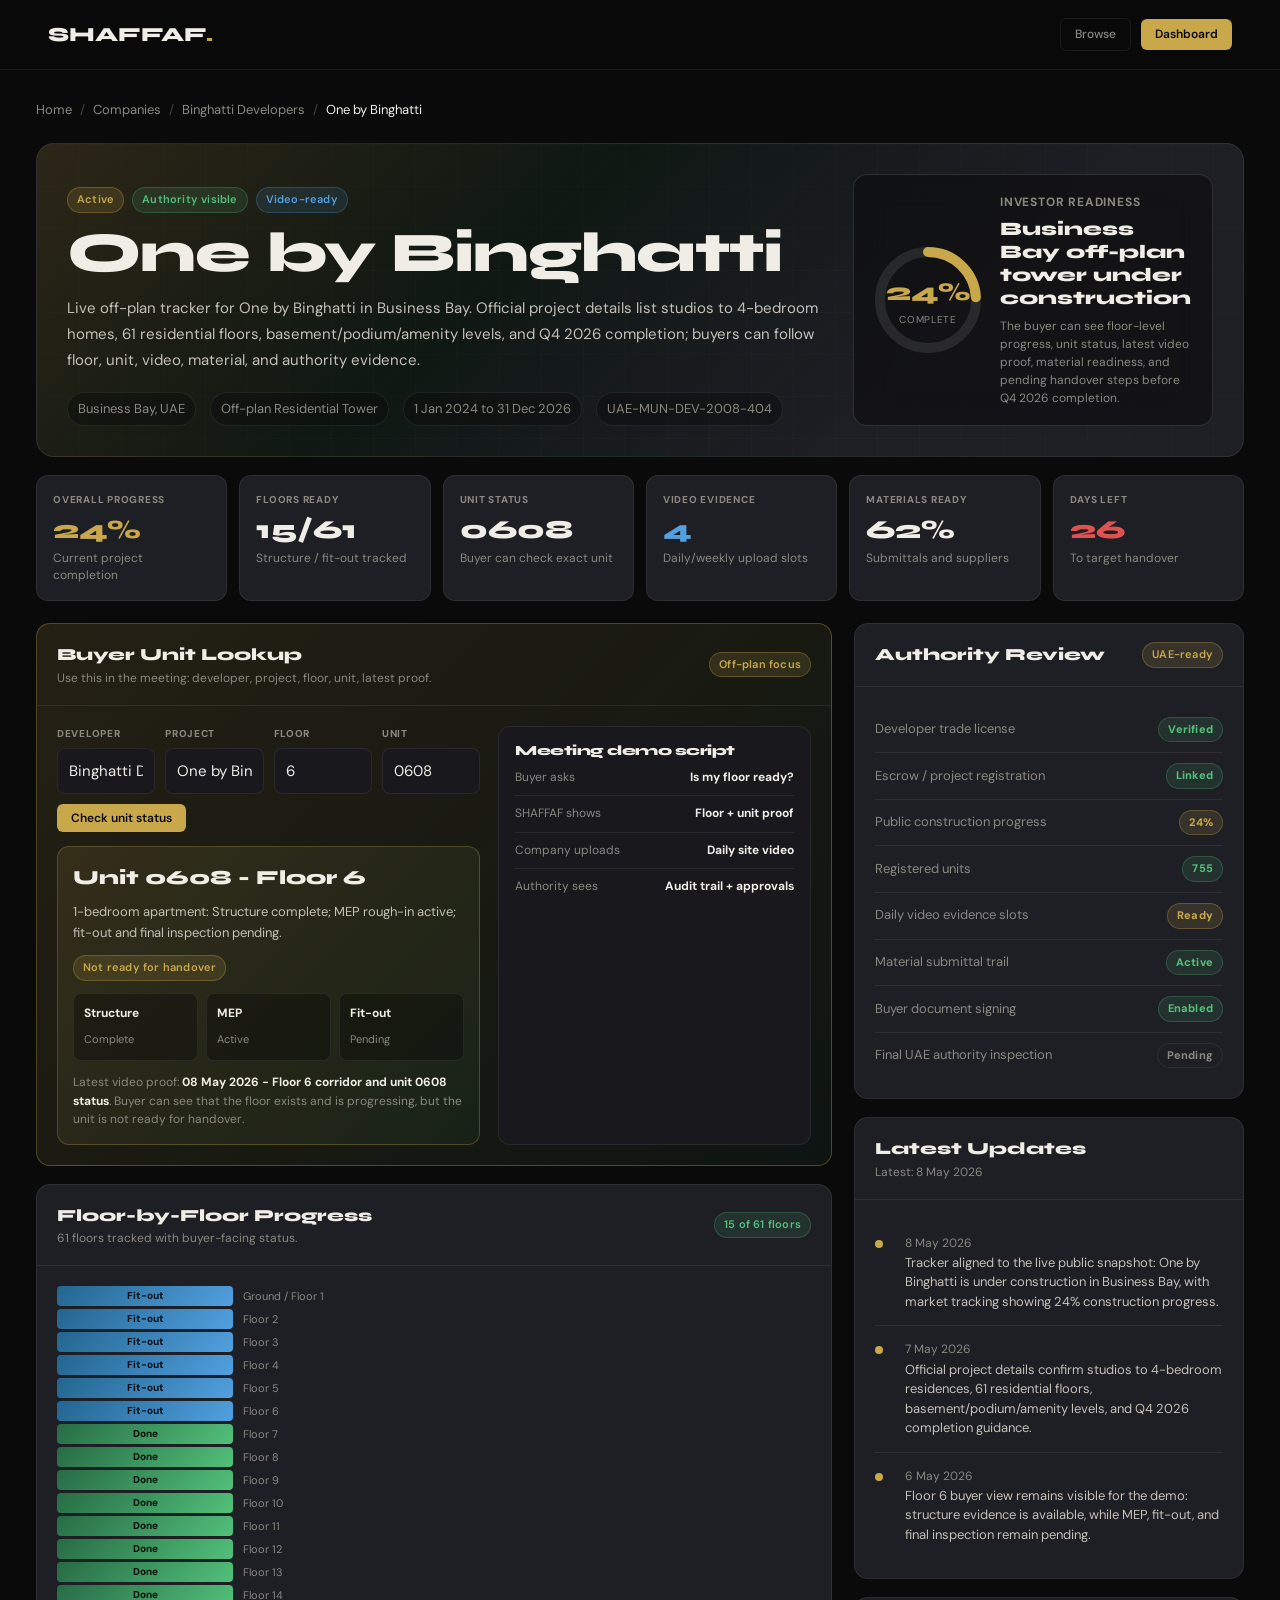
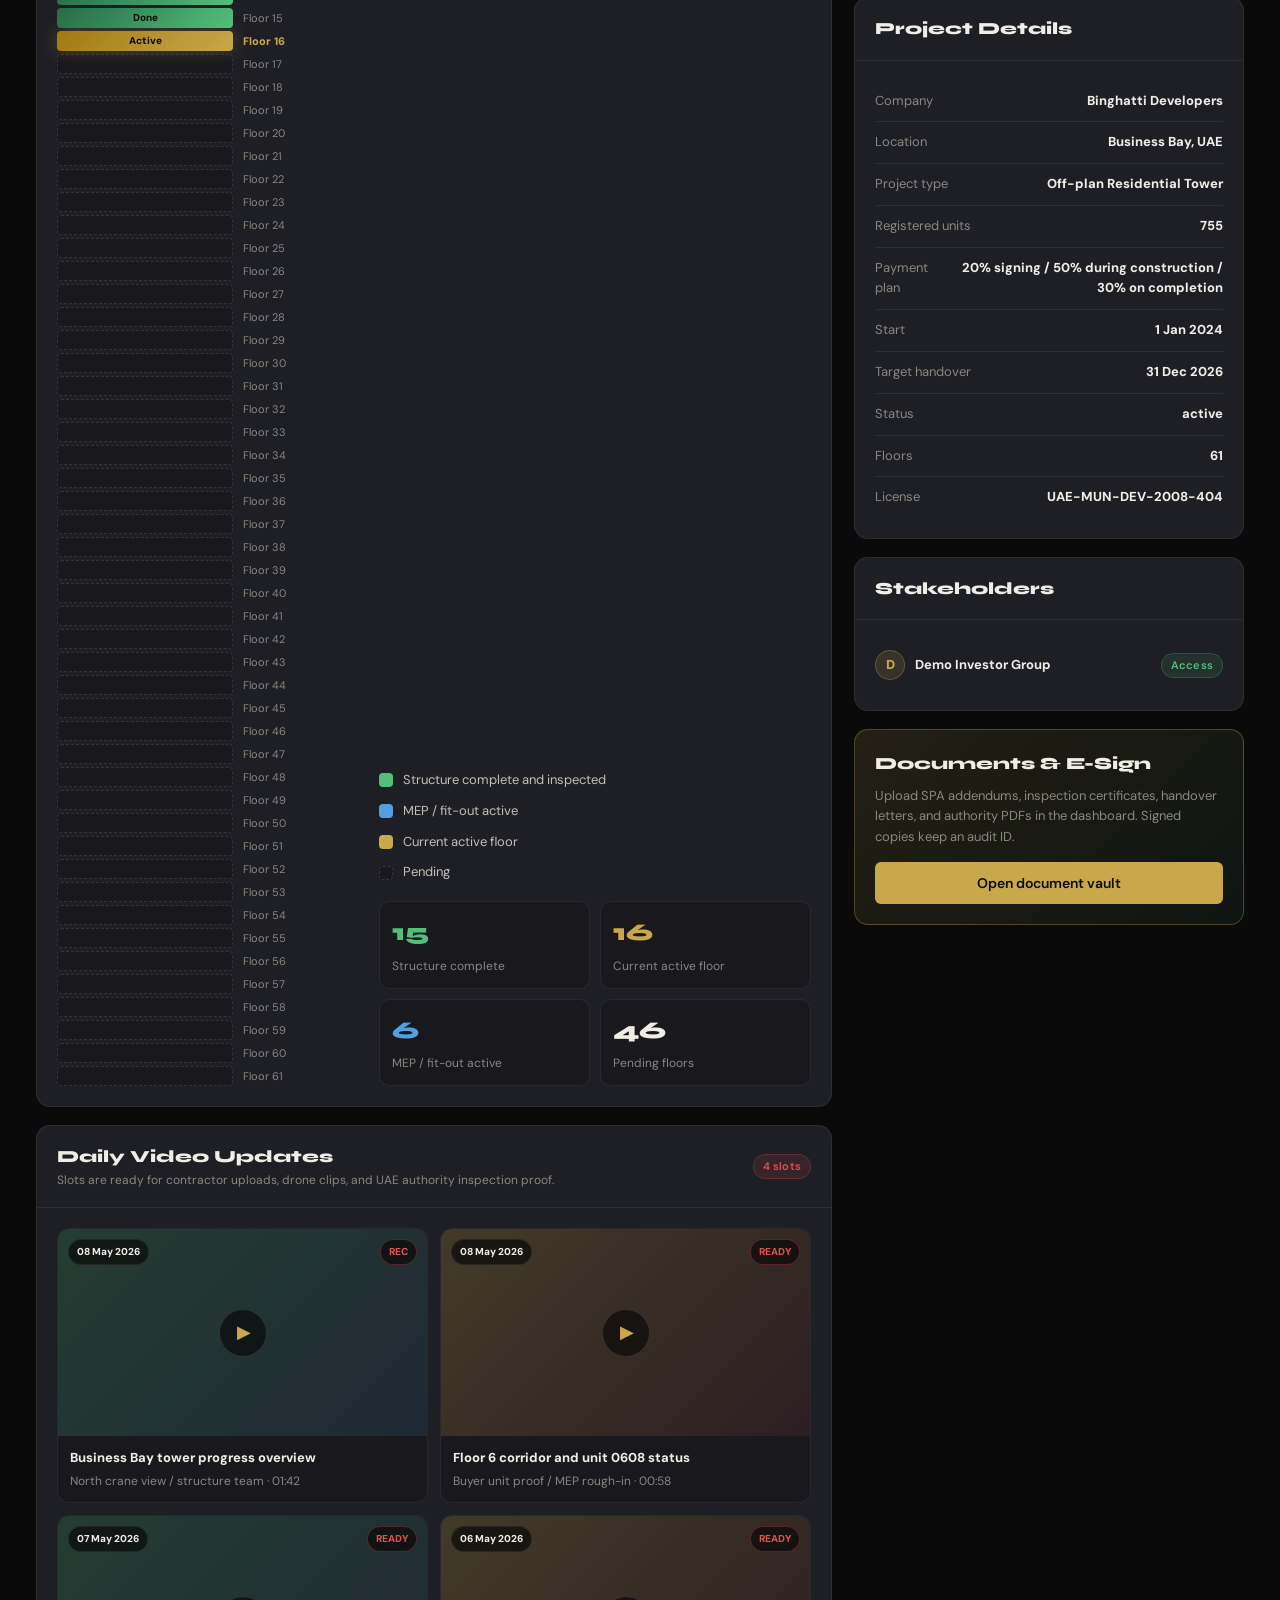
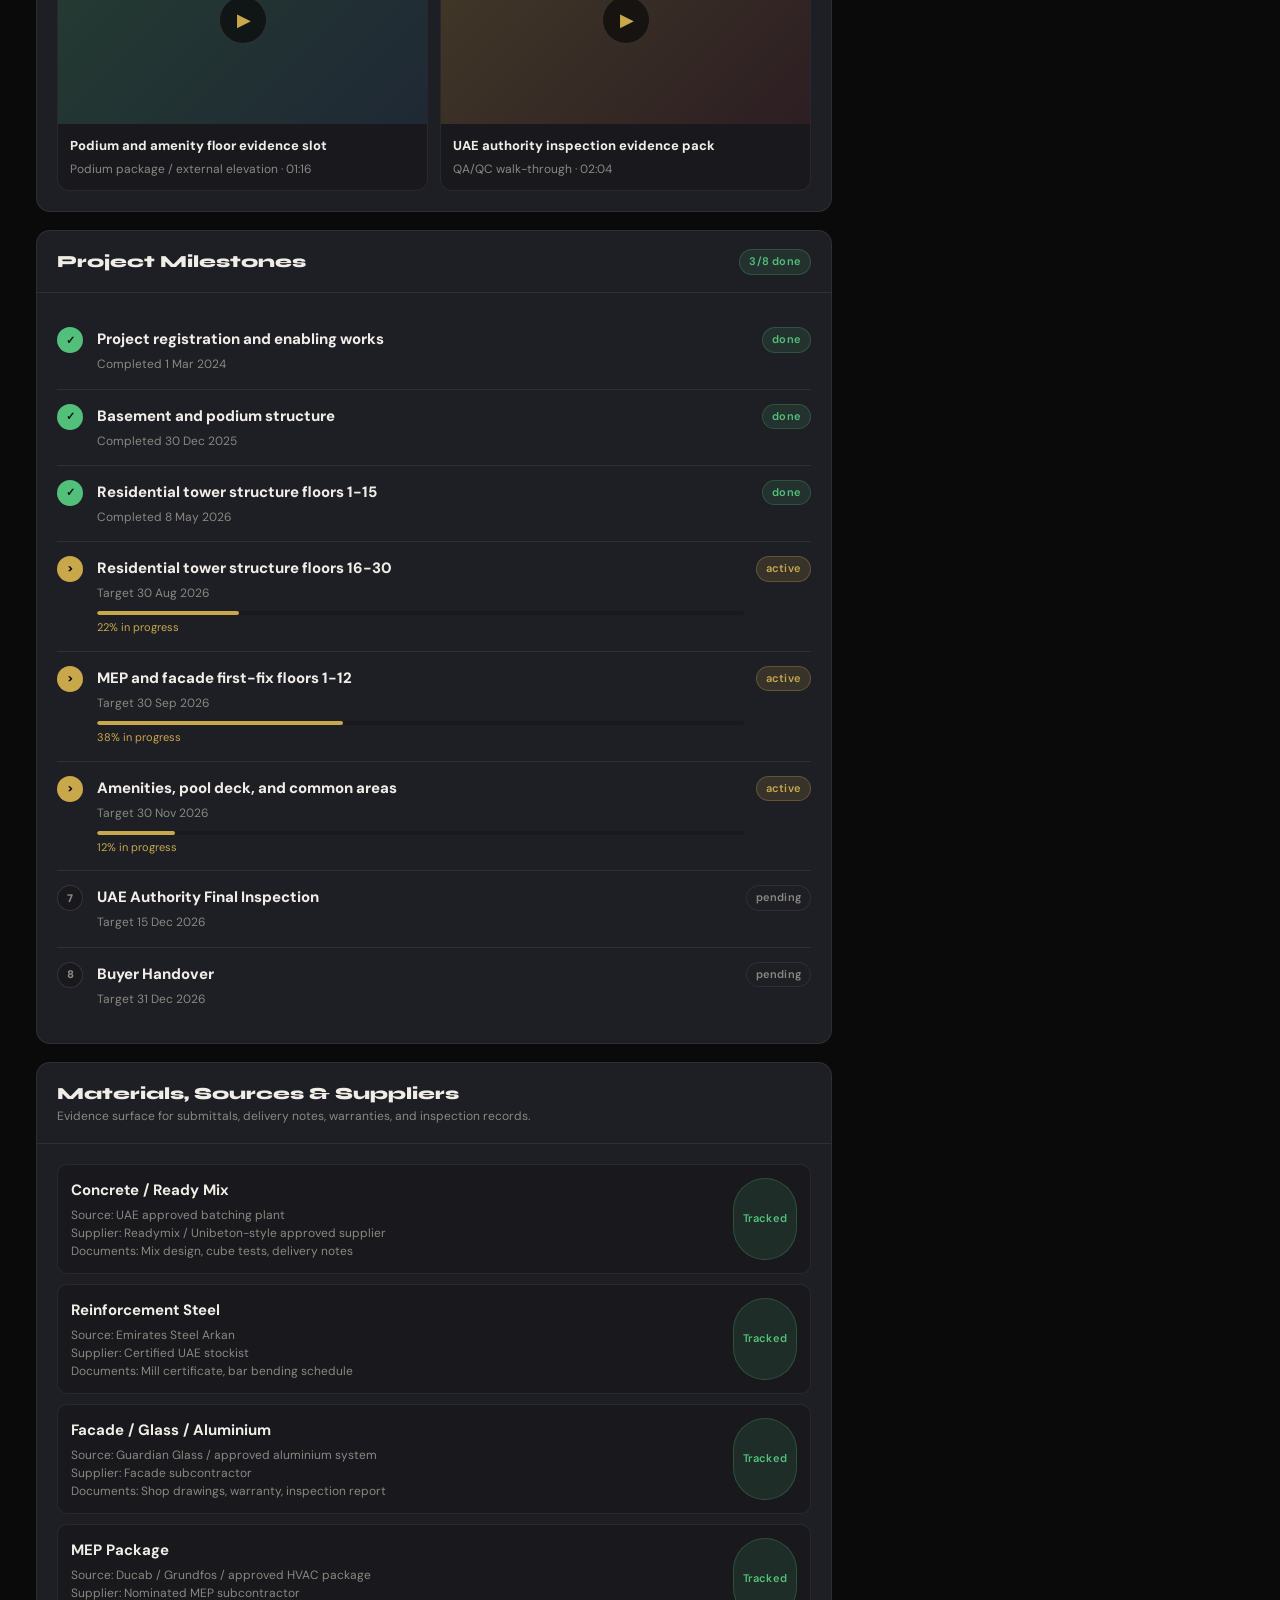
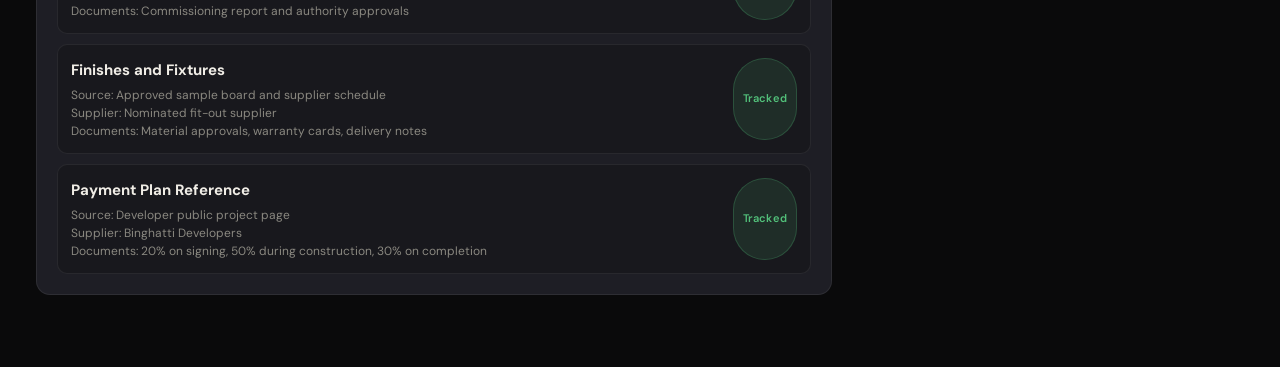
<file: project-tracker.html>
<!DOCTYPE html>
<html lang="en">

<head>
  <meta charset="UTF-8" />
  <meta name="viewport" content="width=device-width, initial-scale=1.0" />
  <title>Project Tracker - SHAFFAF</title>
  <link rel="preconnect" href="https://fonts.googleapis.com">
  <link
    href="https://fonts.googleapis.com/css2?family=Syne:wght@600;700;800&family=DM+Sans:wght@400;500;600;700&display=swap"
    rel="stylesheet">
  <link rel="stylesheet" href="shared.css">
  <style>
    body {
      background: var(--bg);
    }

    .page {
      max-width: 1320px;
      margin: 0 auto;
      padding: 30px 36px 72px;
    }

    .nav-actions {
      display: flex;
      gap: 10px;
      align-items: center;
      flex-wrap: wrap;
    }

    .breadcrumb {
      display: flex;
      gap: 8px;
      align-items: center;
      flex-wrap: wrap;
      margin-bottom: 22px;
      color: var(--text-muted);
      font-size: 13px;
    }

    .breadcrumb a {
      color: var(--text-muted);
      text-decoration: none;
    }

    .breadcrumb a:hover {
      color: var(--gold);
    }

    .crumb-sep {
      opacity: .45;
    }

    .tracker-hero {
      position: relative;
      overflow: hidden;
      border: 1px solid var(--border);
      border-radius: 18px;
      background: linear-gradient(135deg, rgba(201, 168, 76, .18), rgba(82, 192, 122, .08) 38%, var(--surface) 72%);
      margin-bottom: 18px;
    }

    .tracker-hero::before {
      content: "";
      position: absolute;
      inset: 0;
      background-image:
        linear-gradient(rgba(255, 255, 255, .045) 1px, transparent 1px),
        linear-gradient(90deg, rgba(255, 255, 255, .045) 1px, transparent 1px);
      background-size: 42px 42px;
      opacity: .35;
      pointer-events: none;
    }

    .hero-inner {
      position: relative;
      display: grid;
      grid-template-columns: minmax(0, 1fr) 360px;
      gap: 26px;
      padding: 30px;
      align-items: end;
    }

    .hero-eyebrow {
      display: flex;
      gap: 8px;
      align-items: center;
      flex-wrap: wrap;
      margin-bottom: 12px;
    }

    .hero-title {
      font-family: "Syne", sans-serif;
      font-size: clamp(30px, 5vw, 56px);
      line-height: 1;
      letter-spacing: -1px;
      margin-bottom: 14px;
    }

    .hero-copy {
      color: var(--text-sub);
      max-width: 760px;
      font-size: 15px;
      line-height: 1.75;
    }

    .hero-meta {
      display: flex;
      gap: 14px;
      flex-wrap: wrap;
      margin-top: 18px;
      color: var(--text-muted);
      font-size: 13px;
    }

    .hero-meta span {
      background: rgba(10, 10, 11, .42);
      border: 1px solid var(--border);
      border-radius: 999px;
      padding: 6px 10px;
    }

    .hero-side {
      background: rgba(10, 10, 11, .52);
      border: 1px solid var(--border2);
      border-radius: 14px;
      padding: 18px;
      backdrop-filter: blur(16px);
    }

    .hero-progress {
      display: grid;
      grid-template-columns: auto 1fr;
      gap: 16px;
      align-items: center;
    }

    .ring {
      width: 112px;
      height: 112px;
      position: relative;
    }

    .ring svg {
      transform: rotate(-90deg);
    }

    .ring-track {
      fill: none;
      stroke: rgba(255, 255, 255, .09);
      stroke-width: 10;
    }

    .ring-fill {
      fill: none;
      stroke: var(--gold);
      stroke-linecap: round;
      stroke-width: 10;
      transition: stroke-dashoffset .8s ease;
    }

    .ring-center {
      position: absolute;
      inset: 0;
      display: grid;
      place-content: center;
      text-align: center;
    }

    .ring-pct {
      font-family: "Syne", sans-serif;
      font-size: 25px;
      font-weight: 800;
      color: var(--gold);
    }

    .ring-sub {
      color: var(--text-muted);
      font-size: 10px;
      text-transform: uppercase;
      letter-spacing: .7px;
    }

    .hero-side-title {
      font-size: 12px;
      color: var(--text-muted);
      text-transform: uppercase;
      letter-spacing: .8px;
      font-weight: 700;
      margin-bottom: 6px;
    }

    .hero-side-main {
      font-family: "Syne", sans-serif;
      font-size: 19px;
      font-weight: 800;
      line-height: 1.2;
    }

    .hero-side-note {
      color: var(--text-muted);
      font-size: 12px;
      margin-top: 8px;
      line-height: 1.5;
    }

    .kpi-grid {
      display: grid;
      grid-template-columns: repeat(6, minmax(0, 1fr));
      gap: 12px;
      margin-bottom: 22px;
    }

    .kpi {
      background: var(--surface);
      border: 1px solid var(--border);
      border-radius: 12px;
      padding: 16px;
      min-height: 112px;
    }

    .kpi-label {
      color: var(--text-muted);
      font-size: 10px;
      text-transform: uppercase;
      letter-spacing: .75px;
      font-weight: 800;
      margin-bottom: 8px;
    }

    .kpi-value {
      font-family: "Syne", sans-serif;
      font-size: 26px;
      font-weight: 800;
      line-height: 1.05;
    }

    .kpi-sub {
      color: var(--text-muted);
      font-size: 12px;
      margin-top: 6px;
      line-height: 1.45;
    }

    .main-grid {
      display: grid;
      grid-template-columns: minmax(0, 1fr) 390px;
      gap: 22px;
      align-items: start;
    }

    .stack {
      display: flex;
      flex-direction: column;
      gap: 18px;
    }

    .panel {
      background: var(--surface);
      border: 1px solid var(--border);
      border-radius: 14px;
      overflow: hidden;
    }

    .panel-head {
      padding: 17px 20px;
      border-bottom: 1px solid var(--border);
      display: flex;
      justify-content: space-between;
      gap: 14px;
      align-items: center;
      flex-wrap: wrap;
    }

    .panel-title {
      font-family: "Syne", sans-serif;
      font-size: 17px;
      font-weight: 800;
    }

    .panel-sub {
      color: var(--text-muted);
      font-size: 12px;
    }

    .panel-body {
      padding: 20px;
    }

    .lookup-grid {
      display: grid;
      grid-template-columns: 1.15fr .85fr;
      gap: 18px;
      align-items: stretch;
    }

    .lookup-form {
      display: grid;
      grid-template-columns: repeat(4, minmax(0, 1fr));
      gap: 10px;
      align-items: end;
    }

    .field label {
      display: block;
      color: var(--text-muted);
      font-size: 10px;
      text-transform: uppercase;
      letter-spacing: .7px;
      font-weight: 800;
      margin-bottom: 6px;
    }

    .field input,
    .field select {
      width: 100%;
      min-height: 41px;
      background: var(--bg3);
      border: 1px solid var(--border);
      border-radius: 8px;
      color: var(--text);
      padding: 10px 11px;
      font: inherit;
      outline: none;
    }

    .field input:focus,
    .field select:focus {
      border-color: var(--gold-border);
      box-shadow: 0 0 0 3px rgba(201, 168, 76, .08);
    }

    .lookup-result {
      margin-top: 14px;
      border: 1px solid rgba(201, 168, 76, .28);
      background: linear-gradient(135deg, rgba(201, 168, 76, .12), rgba(82, 192, 122, .06));
      border-radius: 12px;
      padding: 15px;
    }

    .unit-name {
      font-family: "Syne", sans-serif;
      font-size: 20px;
      font-weight: 800;
      margin-bottom: 8px;
    }

    .unit-status-grid {
      display: grid;
      grid-template-columns: repeat(3, 1fr);
      gap: 8px;
      margin-top: 12px;
    }

    .unit-status {
      background: rgba(10, 10, 11, .42);
      border: 1px solid var(--border);
      border-radius: 8px;
      padding: 10px;
    }

    .unit-status b {
      display: block;
      font-size: 12px;
      margin-bottom: 3px;
    }

    .unit-status span {
      color: var(--text-muted);
      font-size: 11px;
    }

    .buyer-card {
      background: var(--bg3);
      border: 1px solid var(--border);
      border-radius: 12px;
      padding: 16px;
    }

    .buyer-card h3 {
      font-size: 14px;
      margin-bottom: 10px;
    }

    .buyer-list {
      display: grid;
      gap: 8px;
    }

    .buyer-row {
      display: flex;
      justify-content: space-between;
      gap: 12px;
      border-bottom: 1px solid var(--border);
      padding-bottom: 8px;
      font-size: 12px;
    }

    .buyer-row:last-child {
      border-bottom: 0;
      padding-bottom: 0;
    }

    .buyer-row span:first-child {
      color: var(--text-muted);
    }

    .buyer-row span:last-child {
      text-align: right;
      font-weight: 700;
    }

    .building-layout {
      display: grid;
      grid-template-columns: 300px minmax(0, 1fr);
      gap: 22px;
      align-items: end;
    }

    .building {
      display: flex;
      flex-direction: column-reverse;
      gap: 3px;
      align-items: stretch;
    }

    .floor-row {
      display: grid;
      grid-template-columns: 176px 1fr;
      gap: 10px;
      align-items: center;
    }

    .floor-block {
      height: 20px;
      border-radius: 4px;
      display: grid;
      place-items: center;
      font-size: 10px;
      font-weight: 800;
      overflow: hidden;
      position: relative;
    }

    .floor-block.done {
      background: linear-gradient(135deg, #276b45, var(--green));
      color: #051008;
    }

    .floor-block.active {
      background: linear-gradient(135deg, #a07a10, var(--gold));
      color: #080808;
      box-shadow: 0 0 18px rgba(201, 168, 76, .28);
    }

    .floor-block.fitout {
      background: linear-gradient(135deg, #23658f, var(--blue));
      color: #051018;
    }

    .floor-block.pending {
      background: var(--bg3);
      border: 1px dashed var(--border2);
      color: var(--text-muted);
    }

    .floor-label {
      color: var(--text-muted);
      font-size: 11px;
      white-space: nowrap;
    }

    .floor-label.active {
      color: var(--gold);
      font-weight: 800;
    }

    .legend {
      display: grid;
      gap: 10px;
      margin-bottom: 18px;
    }

    .legend-row {
      display: flex;
      gap: 10px;
      align-items: center;
      color: var(--text-sub);
      font-size: 13px;
    }

    .swatch {
      width: 14px;
      height: 14px;
      border-radius: 4px;
      flex: 0 0 auto;
    }

    .floor-summary {
      display: grid;
      grid-template-columns: repeat(2, minmax(0, 1fr));
      gap: 10px;
    }

    .floor-stat {
      background: var(--bg3);
      border: 1px solid var(--border);
      border-radius: 10px;
      padding: 12px;
    }

    .floor-stat-num {
      font-family: "Syne", sans-serif;
      font-size: 24px;
      font-weight: 800;
    }

    .floor-stat-label {
      color: var(--text-muted);
      font-size: 12px;
      margin-top: 4px;
    }

    .video-grid {
      display: grid;
      grid-template-columns: repeat(2, minmax(0, 1fr));
      gap: 12px;
    }

    .video-card {
      background: var(--bg3);
      border: 1px solid var(--border);
      border-radius: 12px;
      overflow: hidden;
    }

    .video-thumb {
      aspect-ratio: 16 / 9;
      position: relative;
      display: grid;
      place-items: center;
      background: linear-gradient(135deg, rgba(82, 160, 224, .22), rgba(201, 168, 76, .12)), var(--bg3);
    }

    .video-thumb.structure {
      background: linear-gradient(135deg, rgba(82, 192, 122, .22), rgba(82, 160, 224, .12)), var(--bg3);
    }

    .video-thumb.authority {
      background: linear-gradient(135deg, rgba(201, 168, 76, .24), rgba(224, 82, 82, .10)), var(--bg3);
    }

    .play {
      width: 48px;
      height: 48px;
      border-radius: 50%;
      display: grid;
      place-items: center;
      background: rgba(10, 10, 11, .72);
      border: 1px solid var(--border2);
      color: var(--gold);
      font-size: 18px;
      padding-left: 3px;
    }

    .video-date {
      position: absolute;
      left: 10px;
      top: 10px;
      font-size: 10px;
      color: var(--text);
      background: rgba(10, 10, 11, .72);
      border: 1px solid var(--border);
      border-radius: 999px;
      padding: 4px 8px;
      font-weight: 800;
    }

    .video-live {
      position: absolute;
      right: 10px;
      top: 10px;
      font-size: 10px;
      color: var(--red);
      background: rgba(10, 10, 11, .72);
      border: 1px solid rgba(224, 82, 82, .32);
      border-radius: 999px;
      padding: 4px 8px;
      font-weight: 800;
    }

    .video-body {
      padding: 12px;
    }

    .video-title {
      font-weight: 800;
      font-size: 13px;
      margin-bottom: 4px;
    }

    .video-meta {
      color: var(--text-muted);
      font-size: 12px;
      line-height: 1.45;
    }

    .timeline {
      display: grid;
      gap: 0;
    }

    .milestone {
      display: grid;
      grid-template-columns: 28px 1fr auto;
      gap: 12px;
      padding: 14px 0;
      border-bottom: 1px solid var(--border);
      align-items: start;
    }

    .milestone:last-child {
      border-bottom: 0;
    }

    .ms-dot {
      width: 26px;
      height: 26px;
      border-radius: 50%;
      display: grid;
      place-items: center;
      font-size: 11px;
      font-weight: 900;
    }

    .ms-dot.done {
      background: var(--green);
      color: #06110b;
    }

    .ms-dot.active {
      background: var(--gold);
      color: #080808;
    }

    .ms-dot.pending {
      background: var(--bg3);
      border: 1px solid var(--border2);
      color: var(--text-muted);
    }

    .ms-name {
      font-weight: 800;
      margin-bottom: 4px;
    }

    .ms-date {
      color: var(--text-muted);
      font-size: 12px;
    }

    .ms-progress {
      margin-top: 8px;
    }

    .materials {
      display: grid;
      gap: 10px;
    }

    .material {
      display: grid;
      grid-template-columns: minmax(0, 1fr) auto;
      gap: 12px;
      background: var(--bg3);
      border: 1px solid var(--border);
      border-radius: 10px;
      padding: 13px;
    }

    .material b {
      display: block;
      margin-bottom: 4px;
    }

    .material p {
      color: var(--text-muted);
      font-size: 12px;
      line-height: 1.5;
    }

    .audit-list,
    .info-list,
    .stakeholders {
      display: grid;
      gap: 0;
    }

    .audit-item,
    .info-row,
    .stakeholder {
      display: flex;
      justify-content: space-between;
      align-items: center;
      gap: 12px;
      padding: 10px 0;
      border-bottom: 1px solid var(--border);
      font-size: 13px;
    }

    .audit-item:last-child,
    .info-row:last-child,
    .stakeholder:last-child {
      border-bottom: 0;
    }

    .audit-item span:first-child,
    .info-row span:first-child {
      color: var(--text-muted);
    }

    .audit-item span:last-child,
    .info-row span:last-child {
      text-align: right;
      font-weight: 800;
    }

    .stakeholder-left {
      display: flex;
      align-items: center;
      gap: 10px;
      min-width: 0;
    }

    .avatar {
      width: 30px;
      height: 30px;
      border-radius: 50%;
      display: grid;
      place-items: center;
      background: var(--gold-dim);
      color: var(--gold);
      border: 1px solid var(--gold-border);
      font-weight: 900;
      flex: 0 0 auto;
    }

    .cta-panel {
      background: linear-gradient(135deg, rgba(201, 168, 76, .14), rgba(82, 192, 122, .06));
      border-color: rgba(201, 168, 76, .32);
    }

    @media (max-width: 1120px) {

      .hero-inner,
      .main-grid,
      .lookup-grid,
      .building-layout {
        grid-template-columns: 1fr;
      }

      .kpi-grid {
        grid-template-columns: repeat(3, minmax(0, 1fr));
      }
    }

    @media (max-width: 760px) {
      .site-nav {
        align-items: flex-start;
        gap: 12px;
        flex-direction: column;
      }

      .page {
        padding: 20px 16px 56px;
      }

      .hero-inner {
        padding: 22px;
      }

      .kpi-grid,
      .lookup-form,
      .unit-status-grid,
      .video-grid,
      .floor-summary {
        grid-template-columns: 1fr;
      }

      .floor-row {
        grid-template-columns: 142px 1fr;
      }

      .material {
        grid-template-columns: 1fr;
      }
    }
  </style>
  <link rel="stylesheet" href="mobile.css">
</head>

<body>
  <nav class="site-nav">
    <a href="index.html" class="logo">SHAFFAF<span>.</span></a>
    <div class="nav-actions">
      <a href="search.html" class="btn btn-ghost btn-sm">Browse</a>
      <a href="dashboard.html" class="btn btn-gold btn-sm">Dashboard</a>
    </div>
  </nav>

  <main class="page">
    <div class="breadcrumb" id="breadcrumb"></div>

    <section class="tracker-hero">
      <div class="hero-inner">
        <div>
          <div class="hero-eyebrow" id="heroBadges"></div>
          <h1 class="hero-title" id="heroTitle">Project Tracker</h1>
          <p class="hero-copy" id="heroDescription"></p>
          <div class="hero-meta" id="heroMeta"></div>
        </div>
        <aside class="hero-side">
          <div class="hero-progress">
            <div class="ring" id="progressRing"></div>
            <div>
              <div class="hero-side-title">Investor Readiness</div>
              <div class="hero-side-main" id="heroReadiness"></div>
              <div class="hero-side-note" id="heroReadinessNote"></div>
            </div>
          </div>
        </aside>
      </div>
    </section>

    <section class="kpi-grid" id="kpiGrid"></section>

    <section class="main-grid">
      <div class="stack">
        <section class="panel cta-panel">
          <div class="panel-head">
            <div>
              <div class="panel-title">Buyer Unit Lookup</div>
              <div class="panel-sub">Use this in the meeting: developer, project, floor, unit, latest proof.</div>
            </div>
            <span class="badge badge-gold">Off-plan focus</span>
          </div>
          <div class="panel-body lookup-grid">
            <div>
              <div class="lookup-form">
                <div class="field">
                  <label>Developer</label>
                  <input id="lookupDeveloper" value="Binghatti Developers" />
                </div>
                <div class="field">
                  <label>Project</label>
                  <input id="lookupProject" value="One by Binghatti" />
                </div>
                <div class="field">
                  <label>Floor</label>
                  <input id="lookupFloor" type="number" min="1" value="6" />
                </div>
                <div class="field">
                  <label>Unit</label>
                  <input id="lookupUnit" value="0608" />
                </div>
              </div>
              <button class="btn btn-gold btn-sm" style="margin-top:10px;" onclick="renderUnitLookup()">Check unit
                status</button>
              <div class="lookup-result" id="lookupResult"></div>
            </div>
            <aside class="buyer-card">
              <h3>Meeting demo script</h3>
              <div class="buyer-list">
                <div class="buyer-row"><span>Buyer asks</span><span>Is my floor ready?</span></div>
                <div class="buyer-row"><span>SHAFFAF shows</span><span>Floor + unit proof</span></div>
                <div class="buyer-row"><span>Company uploads</span><span>Daily site video</span></div>
                <div class="buyer-row"><span>Authority sees</span><span>Audit trail + approvals</span></div>
              </div>
            </aside>
          </div>
        </section>

        <section class="panel">
          <div class="panel-head">
            <div>
              <div class="panel-title" id="buildingTitle">Floor Progress</div>
              <div class="panel-sub" id="buildingSub"></div>
            </div>
            <span class="badge badge-green" id="floorBadge"></span>
          </div>
          <div class="panel-body building-layout">
            <div>
              <div class="building" id="building"></div>
            </div>
            <div>
              <div class="legend">
                <div class="legend-row"><span class="swatch" style="background:var(--green)"></span> Structure complete
                  and inspected</div>
                <div class="legend-row"><span class="swatch" style="background:var(--blue)"></span> MEP / fit-out active
                </div>
                <div class="legend-row"><span class="swatch" style="background:var(--gold)"></span> Current active floor
                </div>
                <div class="legend-row"><span class="swatch"
                    style="background:var(--bg3);border:1px dashed var(--border2)"></span> Pending</div>
              </div>
              <div class="floor-summary" id="floorSummary"></div>
            </div>
          </div>
        </section>

        <section class="panel">
          <div class="panel-head">
            <div>
              <div class="panel-title">Daily Video Updates</div>
              <div class="panel-sub">Slots are ready for contractor uploads, drone clips, and UAE authority inspection
                proof.</div>
            </div>
            <span class="badge badge-red" id="videoCount"></span>
          </div>
          <div class="panel-body">
            <div class="video-grid" id="videoGrid"></div>
          </div>
        </section>

        <section class="panel">
          <div class="panel-head">
            <div class="panel-title">Project Milestones</div>
            <span class="badge badge-green" id="milestoneBadge"></span>
          </div>
          <div class="panel-body timeline" id="milestoneList"></div>
        </section>

        <section class="panel">
          <div class="panel-head">
            <div>
              <div class="panel-title">Materials, Sources & Suppliers</div>
              <div class="panel-sub">Evidence surface for submittals, delivery notes, warranties, and inspection
                records.</div>
            </div>
          </div>
          <div class="panel-body materials" id="materialsList"></div>
        </section>
      </div>

      <aside class="stack">
        <section class="panel">
          <div class="panel-head">
            <div class="panel-title">Authority Review</div>
            <span class="badge badge-gold">UAE-ready</span>
          </div>
          <div class="panel-body audit-list" id="authorityList"></div>
        </section>

        <section class="panel">
          <div class="panel-head">
            <div>
              <div class="panel-title">Latest Updates</div>
              <div class="panel-sub" id="latestUpdated"></div>
            </div>
          </div>
          <div class="panel-body timeline" id="updatesList"></div>
        </section>

        <section class="panel">
          <div class="panel-head">
            <div class="panel-title">Project Details</div>
          </div>
          <div class="panel-body info-list" id="infoList"></div>
        </section>

        <section class="panel">
          <div class="panel-head">
            <div class="panel-title">Stakeholders</div>
          </div>
          <div class="panel-body stakeholders" id="stakeholdersList"></div>
        </section>

        <section class="panel cta-panel">
          <div class="panel-body">
            <div class="panel-title" style="margin-bottom:8px;">Documents & E-Sign</div>
            <p style="color:var(--text-muted);font-size:13px;line-height:1.6;margin-bottom:14px;">Upload SPA addendums,
              inspection certificates, handover letters, and authority PDFs in the dashboard. Signed copies keep an
              audit ID.</p>
            <a class="btn btn-gold" href="dashboard.html" style="width:100%;">Open document vault</a>
          </div>
        </section>
      </aside>
    </section>
  </main>

  <script src="data.js"></script>
  <script>
    const params = new URLSearchParams(window.location.search);
    const requestedId = params.get("id") || sessionStorage.getItem("viewingProject") || "p99";
    const aliases = {
      "binghatti-emerald": "p99",
      "one-by-binghatti": "p99",
      "emaar-skyline": "p1",
      "marina-heights": "p2"
    };
    function getLocalCompanyProject(id) {
      const localProjects = JSON.parse(localStorage.getItem("SHAFFAF_company_projects") || "[]");
      const local = localProjects.find(p => p.id === id);
      if (!local) return null;
      const totalFloors = Number(local.totalFloors || 20);
      const progressPct = Math.max(0, Math.min(100, Number(local.progress || 0)));
      const completedFloors = Math.max(0, Math.min(totalFloors, Math.round(totalFloors * progressPct / 100)));
      const approval = local.approval || "pending";
      const uploadedDocsRaw = local.documents || local.documentNames || [];
      const uploadedDocs = Array.isArray(uploadedDocsRaw) ? uploadedDocsRaw : String(uploadedDocsRaw).split(",").filter(Boolean);
      return {
        id: local.id,
        companyId: "local-company",
        name: local.name,
        type: local.type || "Off-plan Residential",
        location: local.location || "UAE",
        value: approval === "approved" ? "Approved" : approval === "changes" ? "Changes Requested" : "Pending UAE Authority Approval",
        startDate: local.createdAt || new Date().toISOString(),
        endDate: local.handoverDate || "2027-12-31",
        status: approval === "approved" ? "active" : approval === "changes" ? "delayed" : "pending",
        totalFloors,
        completedFloors,
        currentFloor: Math.min(totalFloors, completedFloors + 1),
        fitoutFloors: [],
        progressPct,
        defaultUnit: local.sampleUnit || "Demo Unit",
        readinessLabel: approval === "approved" ? "Approved and live" : approval === "changes" ? "Changes requested before publication" : "Waiting for UAE Authority green light",
        readinessNote: "This project was created by a company user. It is not public until the UAE Authority reviews the signed documents and supplier evidence.",
        emoji: "🏗️",
        description: local.description || "Company-submitted off-plan project with mandatory supplier records, signed documents, and UAE Authority approval workflow.",
        milestones: [
          { name: "Company project submission", done: true, date: local.createdAt || new Date().toISOString(), pct: 100 },
          { name: "Supplier evidence uploaded", done: true, date: local.createdAt || new Date().toISOString(), pct: 100 },
          { name: "Signed documents uploaded", done: true, date: local.createdAt || new Date().toISOString(), pct: 100 },
          { name: "UAE Authority review", done: approval === "approved", date: local.approvedAt || local.reviewedAt || local.createdAt || new Date().toISOString(), pct: approval === "approved" ? 100 : approval === "changes" ? 65 : 35 },
          { name: "Publish to buyer/investor portal", done: approval === "approved", date: local.handoverDate || "2027-12-31", pct: approval === "approved" ? 100 : 0 },
        ],
        updates: [
          { date: local.createdAt || new Date().toISOString(), text: approval === "approved" ? "Project approved by UAE Authority and available for live tracking." : approval === "changes" ? "UAE Authority requested changes before publication." : "Project submitted by company. Awaiting UAE Authority review before publishing." },
          { date: local.createdAt || new Date().toISOString(), text: `Mandatory supplier record submitted: ${local.supplier || "Supplier pending"}.` },
        ],
        videoUpdates: [
          { date: "Upload slot", title: "Daily site video pending", area: "Company upload required after approval", duration: "0:00", status: "PENDING", type: "authority" },
        ],
        unitRecords: [
          {
            unit: local.sampleUnit || "Demo Unit",
            floor: Math.max(1, Math.min(totalFloors, completedFloors || 1)),
            type: "Company submitted sample unit",
            ready: false,
            status: approval === "approved" ? "Approved for tracking; construction evidence can now be updated." : approval === "changes" ? "Not published. UAE Authority requested changes to the document package." : "Not published. UAE Authority approval pending.",
            structure: completedFloors ? "In progress" : "Pending",
            mep: "Pending",
            fitout: "Pending",
            latestVideo: "Awaiting first company upload",
            note: "Custom projects remain pending until required documents are reviewed."
          }
        ],
        authorityReview: [
          { label: "Supplier submitted", value: local.supplier ? "Yes" : "Missing", tone: local.supplier ? "green" : "red" },
          { label: "Signed documents", value: local.signedDeclaration ? "Uploaded" : "Missing", tone: local.signedDeclaration ? "green" : "red" },
          { label: "Uploaded files", value: uploadedDocs.length ? `${uploadedDocs.length} file(s)` : "Missing", tone: uploadedDocs.length ? "green" : "red" },
          { label: "UAE Authority status", value: approval === "approved" ? "Approved" : approval === "changes" ? "Changes requested" : "Pending", tone: approval === "approved" ? "green" : approval === "changes" ? "red" : "gold" },
        ],
        investors: [local.company || "Company submission"],
        materials: [
          { item: "Primary Supplier", source: local.supplier || "Missing", supplier: local.supplier || "Missing", documents: uploadedDocs.join(", ") || "Required before approval" },
          { item: "Materials / Scope", source: local.materials || "Submitted project package", supplier: local.supplier || "Required supplier", documents: "Signed declaration, supplier certificates, authority review file" },
        ],
        budget: { total: 100, spent: approval === "approved" ? 100 : 35, currency: "approval percent" },
      };
    }

    let project = SHAFFAF.getProject(aliases[requestedId] || requestedId) || getLocalCompanyProject(requestedId);
    if (!project) {
      document.body.innerHTML = '<div style="padding:80px;text-align:center;color:#F0EDE6;font-family:DM Sans,sans-serif;"><h1>Project not found</h1><p style="color:#8A8880;margin:12px 0 22px;">This project ID is not in the live data or company submissions.</p><a href="dashboard.html" class="btn btn-gold">Back to dashboard</a></div>';
      throw new Error("Project not found");
    }
    const company = project.companyId === "local-company" ? { id: "local-company", name: project.investors?.[0] || "Company submission", license: "Pending UAE Authority review" } : SHAFFAF.getCompany(project.companyId);

    const fmtDate = (value) => {
      const date = new Date(value);
      if (Number.isNaN(date.getTime())) return value || "-";
      return date.toLocaleDateString("en-AE", { year: "numeric", month: "short", day: "numeric" });
    };

    function initLookupDefaults() {
      const firstRecord = (project.unitRecords || [])[0];
      document.getElementById("lookupDeveloper").value = company?.name || "";
      document.getElementById("lookupProject").value = project.name || "";
      document.getElementById("lookupFloor").value = firstRecord?.floor || Math.max(1, Math.min(project.completedFloors || 1, project.totalFloors || 1));
      document.getElementById("lookupUnit").value = project.defaultUnit || firstRecord?.unit || "";
    }

    function statusBadge(status) {
      if (status === "complete") return '<span class="badge badge-green">Complete</span>';
      if (status === "delayed") return '<span class="badge badge-red">Attention</span>';
      if (status === "pending") return '<span class="badge badge-gold">Pending Approval</span>';
      return '<span class="badge badge-gold">Active</span>';
    }

    function ringMarkup(pct) {
      const r = 48;
      const circ = 2 * Math.PI * r;
      const dash = circ * (1 - pct / 100);
      return `
        <svg width="112" height="112" viewBox="0 0 112 112">
          <circle class="ring-track" cx="56" cy="56" r="${r}"></circle>
          <circle class="ring-fill" cx="56" cy="56" r="${r}" stroke-dasharray="${circ.toFixed(1)}" stroke-dashoffset="${dash.toFixed(1)}"></circle>
        </svg>
        <div class="ring-center">
          <div class="ring-pct">${pct}%</div>
          <div class="ring-sub">complete</div>
        </div>
      `;
    }

    function renderHero() {
      document.title = `${project.name} - SHAFFAF Tracker`;
      document.getElementById("breadcrumb").innerHTML = `
        <a href="index.html">Home</a><span class="crumb-sep">/</span>
        <a href="search.html">Companies</a><span class="crumb-sep">/</span>
        <a href="company-profile.html?id=${company?.id || ""}">${company?.name || "Company"}</a><span class="crumb-sep">/</span>
        <span style="color:var(--text)">${project.name}</span>
      `;
      document.getElementById("heroBadges").innerHTML = `
        ${statusBadge(project.status)}
        <span class="badge badge-green">Authority visible</span>
        <span class="badge badge-blue">Video-ready</span>
      `;
      document.getElementById("heroTitle").textContent = project.name;
      document.getElementById("heroDescription").textContent = project.description || "Live off-plan construction tracker with floor progress, video evidence, material records, and authority review.";
      document.getElementById("heroMeta").innerHTML = `
        <span>${project.location}</span>
        <span>${project.type}</span>
        <span>${fmtDate(project.startDate)} to ${fmtDate(project.endDate)}</span>
        <span>${company?.license || "Authority license pending"}</span>
      `;
      document.getElementById("progressRing").innerHTML = ringMarkup(project.progressPct);
      document.getElementById("heroReadiness").textContent = project.readinessLabel || `${project.completedFloors || 0} floors completed`;
      document.getElementById("heroReadinessNote").textContent = project.readinessNote || "Investor-facing progress is linked to milestones, site updates, and document evidence.";
    }

    function renderKpis() {
      const daysLeft = project.status === "complete" ? "-" : Math.max(0, Math.round((new Date(project.endDate) - new Date()) / 86400000));
      const materialPct = Math.round((project.budget?.spent || 0) / (project.budget?.total || 1) * 100);
      const doneMs = project.milestones.filter(m => m.done).length;
      const videos = project.videoUpdates || [];
      const floorText = project.totalFloors ? `${project.completedFloors}/${project.totalFloors}` : "N/A";
      document.getElementById("kpiGrid").innerHTML = `
        <div class="kpi"><div class="kpi-label">Overall Progress</div><div class="kpi-value" style="color:var(--gold)">${project.progressPct}%</div><div class="kpi-sub">Current project completion</div></div>
        <div class="kpi"><div class="kpi-label">Floors Ready</div><div class="kpi-value">${floorText}</div><div class="kpi-sub">${project.totalFloors ? "Structure / fit-out tracked" : "Phase-based project"}</div></div>
        <div class="kpi"><div class="kpi-label">Unit Status</div><div class="kpi-value">${project.defaultUnit || "Search"}</div><div class="kpi-sub">Buyer can check exact unit</div></div>
        <div class="kpi"><div class="kpi-label">Video Evidence</div><div class="kpi-value" style="color:var(--blue)">${videos.length}</div><div class="kpi-sub">Daily/weekly upload slots</div></div>
        <div class="kpi"><div class="kpi-label">Materials Ready</div><div class="kpi-value">${materialPct}%</div><div class="kpi-sub">Submittals and suppliers</div></div>
        <div class="kpi"><div class="kpi-label">${project.status === "complete" ? "Completed" : "Days Left"}</div><div class="kpi-value" style="color:${daysLeft !== "-" && daysLeft < 90 ? "var(--red)" : "var(--text)"}">${daysLeft}</div><div class="kpi-sub">To target handover</div></div>
      `;
      document.getElementById("milestoneBadge").textContent = `${doneMs}/${project.milestones.length} done`;
    }

    function renderUnitLookup() {
      const unit = document.getElementById("lookupUnit").value.trim() || project.defaultUnit || "0608";
      const floor = Number(document.getElementById("lookupFloor").value || 6);
      const record = (project.unitRecords || []).find(u => String(u.unit).toLowerCase() === unit.toLowerCase()) ||
        (project.unitRecords || []).find(u => Number(u.floor) === floor) ||
      {
        unit,
        floor,
        type: "Buyer unit",
        ready: false,
        status: floor <= project.completedFloors ? "Structure complete; fit-out evidence pending" : "Not ready",
        structure: floor <= project.completedFloors ? "Complete" : "Pending",
        mep: floor <= Math.max(0, project.completedFloors - 3) ? "Active" : "Pending",
        fitout: "Pending",
        latestVideo: (project.videoUpdates || [])[0]?.date || "Awaiting upload",
        note: "No unit-specific record has been uploaded yet, so SHAFFAF falls back to floor-level status."
      };

      const readyLabel = record.ready ? '<span class="badge badge-green">Ready for buyer review</span>' : '<span class="badge badge-gold">Not ready for handover</span>';
      document.getElementById("lookupResult").innerHTML = `
        <div style="display:flex;justify-content:space-between;gap:12px;align-items:start;flex-wrap:wrap;">
          <div>
            <div class="unit-name">Unit ${record.unit} - Floor ${record.floor}</div>
            <div style="color:var(--text-sub);font-size:13px;line-height:1.6;">${record.type || "Residential unit"}: ${record.status}</div>
          </div>
          ${readyLabel}
        </div>
        <div class="unit-status-grid">
          <div class="unit-status"><b>Structure</b><span>${record.structure}</span></div>
          <div class="unit-status"><b>MEP</b><span>${record.mep}</span></div>
          <div class="unit-status"><b>Fit-out</b><span>${record.fitout}</span></div>
        </div>
        <div style="color:var(--text-muted);font-size:12px;line-height:1.55;margin-top:12px;">Latest video proof: <b style="color:var(--text)">${record.latestVideo}</b>. ${record.note}</div>
      `;
    }

    function renderBuilding() {
      if (!project.totalFloors) {
        document.getElementById("buildingTitle").textContent = "Phase Progress";
        document.getElementById("buildingSub").textContent = "Non-floor project";
        document.getElementById("floorBadge").textContent = `${project.progressPct}%`;
        document.getElementById("building").innerHTML = project.milestones.map(m => `<div class="floor-row"><div class="floor-block ${m.done ? "done" : (m.pct || 0) > 0 ? "active" : "pending"}">${m.done ? "Done" : (m.pct || 0) + "%"}</div><span class="floor-label">${m.name}</span></div>`).join("");
        return;
      }

      const fitoutFloors = project.fitoutFloors || [];
      const currentFloor = project.currentFloor || project.completedFloors + 1;
      document.getElementById("buildingTitle").textContent = "Floor-by-Floor Progress";
      document.getElementById("buildingSub").textContent = `${project.totalFloors} floors tracked with buyer-facing status.`;
      document.getElementById("floorBadge").textContent = `${project.completedFloors} of ${project.totalFloors} floors`;

      const floors = [];
      for (let f = 1; f <= project.totalFloors; f++) {
        let state = "pending";
        if (fitoutFloors.includes(f)) state = "fitout";
        else if (f <= project.completedFloors) state = "done";
        if (f === currentFloor) state = "active";
        floors.push({ f, state });
      }

      document.getElementById("building").innerHTML = floors.map(({ f, state }) => `
        <div class="floor-row" title="Floor ${f} - ${state}">
          <div class="floor-block ${state}">${state === "active" ? "Active" : state === "done" ? "Done" : state === "fitout" ? "Fit-out" : ""}</div>
          <span class="floor-label ${state === "active" ? "active" : ""}">${f === 1 ? "Ground / Floor 1" : "Floor " + f}</span>
        </div>
      `).reverse().join("");

      document.getElementById("floorSummary").innerHTML = `
        <div class="floor-stat"><div class="floor-stat-num" style="color:var(--green)">${project.completedFloors}</div><div class="floor-stat-label">Structure complete</div></div>
        <div class="floor-stat"><div class="floor-stat-num" style="color:var(--gold)">${currentFloor}</div><div class="floor-stat-label">Current active floor</div></div>
        <div class="floor-stat"><div class="floor-stat-num" style="color:var(--blue)">${fitoutFloors.length}</div><div class="floor-stat-label">MEP / fit-out active</div></div>
        <div class="floor-stat"><div class="floor-stat-num">${Math.max(0, project.totalFloors - project.completedFloors)}</div><div class="floor-stat-label">Pending floors</div></div>
      `;
    }

    function renderVideos() {
      const videos = project.videoUpdates || [];
      document.getElementById("videoCount").textContent = `${videos.length || 0} slots`;
      document.getElementById("videoGrid").innerHTML = (videos.length ? videos : [
        { date: "Upload slot", title: "Daily site walk-through", area: "Contractor upload pending", duration: "0:00", type: "structure" }
      ]).map((v, idx) => `
        <article class="video-card">
          <div class="video-thumb ${v.type || (idx % 2 ? "authority" : "structure")}">
            <span class="video-date">${v.date}</span>
            <span class="video-live">${v.status || "READY"}</span>
            <div class="play">▶</div>
          </div>
          <div class="video-body">
            <div class="video-title">${v.title}</div>
            <div class="video-meta">${v.area || "Site evidence"} · ${v.duration || "Upload pending"}</div>
          </div>
        </article>
      `).join("");
    }

    function renderMilestones() {
      document.getElementById("milestoneList").innerHTML = project.milestones.map((m, i) => {
        const pct = m.done ? 100 : (m.pct || 0);
        const state = m.done ? "done" : pct > 0 ? "active" : "pending";
        return `
          <div class="milestone">
            <div class="ms-dot ${state}">${m.done ? "✓" : pct > 0 ? ">" : i + 1}</div>
            <div>
              <div class="ms-name">${m.name}</div>
              <div class="ms-date">${m.done ? "Completed " : "Target "}${fmtDate(m.date)}</div>
              ${pct > 0 && pct < 100 ? `<div class="ms-progress"><div class="progress-wrap"><div class="progress-fill" style="width:${pct}%"></div></div><div style="font-size:11px;color:var(--gold);margin-top:4px;">${pct}% in progress</div></div>` : ""}
            </div>
            <span class="badge ${state === "done" ? "badge-green" : state === "active" ? "badge-gold" : "badge-muted"}">${state}</span>
          </div>
        `;
      }).join("");
    }

    function renderMaterials() {
      document.getElementById("materialsList").innerHTML = (project.materials || []).map(m => `
        <article class="material">
          <div>
            <b>${m.item}</b>
            <p>Source: ${m.source}<br>Supplier: ${m.supplier}<br>Documents: ${m.documents}</p>
          </div>
          <span class="badge badge-green">Tracked</span>
        </article>
      `).join("");
    }

    function renderAuthority() {
      const list = project.authorityReview || [
        { label: "Trade license", value: "Verified", tone: "green" },
        { label: "Daily video evidence", value: "Ready", tone: "gold" },
        { label: "Document audit trail", value: "Enabled", tone: "green" },
        { label: "Final inspection", value: "Pending", tone: "muted" }
      ];
      document.getElementById("authorityList").innerHTML = list.map(item => `
        <div class="audit-item"><span>${item.label}</span><span class="badge badge-${item.tone || "gold"}">${item.value}</span></div>
      `).join("");
    }

    function renderUpdates() {
      const updates = project.updates || [];
      document.getElementById("latestUpdated").textContent = updates[0] ? `Latest: ${fmtDate(updates[0].date)}` : "Awaiting first update";
      document.getElementById("updatesList").innerHTML = updates.map(u => `
        <div class="milestone" style="grid-template-columns:18px 1fr;">
          <div class="update-dot" style="width:8px;height:8px;background:var(--gold);border-radius:50%;margin-top:6px;"></div>
          <div><div class="ms-date">${fmtDate(u.date)}</div><div style="font-size:13px;color:var(--text-sub);line-height:1.5;">${u.text}</div></div>
        </div>
      `).join("");
    }

    function renderInfo() {
      const rows = [
        ["Company", company?.name || "-"],
        ["Location", project.location],
        ["Project type", project.type],
        ["Start", fmtDate(project.startDate)],
        ["Target handover", fmtDate(project.endDate)],
        ["Status", project.status],
        ["Floors", project.totalFloors ? String(project.totalFloors) : "N/A"],
        ["License", company?.license || "Pending"]
      ];
      if (project.registeredUnits) rows.splice(3, 0, ["Registered units", String(project.registeredUnits)]);
      if (project.paymentPlan) rows.splice(4, 0, ["Payment plan", project.paymentPlan]);
      document.getElementById("infoList").innerHTML = rows.map(([label, value]) => `<div class="info-row"><span>${label}</span><span>${value}</span></div>`).join("");
    }

    function renderStakeholders() {
      document.getElementById("stakeholdersList").innerHTML = (project.investors || ["Demo Investor"]).map(name => `
        <div class="stakeholder">
          <div class="stakeholder-left"><div class="avatar">${String(name).charAt(0).toUpperCase()}</div><strong>${name}</strong></div>
          <span class="badge badge-green">Access</span>
        </div>
      `).join("");
    }

    initLookupDefaults();
    renderHero();
    renderKpis();
    renderUnitLookup();
    renderBuilding();
    renderVideos();
    renderMilestones();
    renderMaterials();
    renderAuthority();
    renderUpdates();
    renderInfo();
    renderStakeholders();
  </script>
</body>

</html>
</file>
<file: mobile.css>
/* SHAFFAF mobile polish */

@media (max-width: 760px) {
  html,
  body {
    width: 100%;
    max-width: 100%;
    overflow-x: hidden;
    -webkit-text-size-adjust: 100%;
  }

  img,
  video,
  canvas,
  iframe {
    max-width: 100%;
  }

  .btn {
    min-height: 42px;
    white-space: normal;
    text-align: center;
    justify-content: center;
  }

  .btn-lg,
  .btn-xl {
    width: 100%;
    padding: 12px 16px;
  }

  nav,
  .site-nav {
    padding: 12px 14px !important;
    gap: 10px;
  }

  nav {
    flex-wrap: wrap;
  }

  .site-nav {
    flex-wrap: wrap;
    align-items: center;
  }

  nav .logo,
  .site-nav .logo {
    font-size: 20px;
    min-width: 0;
  }

  nav > div,
  .site-nav > div,
  .nav-actions {
    min-width: 0;
  }

  .site-nav .nav-actions,
  .site-nav > div,
  nav > div[style*="display:flex"] {
    display: flex !important;
    gap: 8px !important;
    flex-wrap: wrap;
  }

  .site-nav .nav-actions .btn,
  .site-nav > div .btn,
  nav > div .btn {
    flex: 1 1 auto;
    padding: 9px 12px;
  }

  .modal-overlay {
    align-items: flex-start !important;
    overflow-y: auto;
    padding: 12px !important;
  }

  .modal-overlay .modal {
    width: 100%;
    max-width: 100%;
    max-height: calc(100dvh - 24px);
    overflow-y: auto;
    border-radius: 14px;
    padding: 22px 18px;
  }

  .modal-overlay .modal-close {
    top: 12px;
    right: 12px;
  }

  .modal-overlay .modal h2 {
    font-size: 22px;
    padding-right: 36px;
  }

  .modal-overlay .modal-desc {
    margin-bottom: 18px;
  }

  .modal-overlay .modal-tabs {
    margin-bottom: 18px !important;
  }

  .modal-overlay .form-row {
    grid-template-columns: 1fr !important;
  }

  .modal-overlay .form-submit {
    min-height: 46px;
  }

  .hero {
    min-height: auto !important;
    align-items: flex-start !important;
    padding: 126px 16px 48px !important;
  }

  .hero-content {
    max-width: 100%;
    text-align: left;
  }

  .hero-badge {
    max-width: 100%;
    margin-bottom: 18px;
    white-space: normal;
    line-height: 1.35;
  }

  h1 {
    font-size: 36px !important;
    letter-spacing: 0 !important;
    overflow-wrap: anywhere;
  }

  .tracker-hero .hero-title {
    font-size: 31px !important;
    overflow-wrap: normal;
    word-break: normal;
   }

  .hero-sub {
    font-size: 15px;
    margin: 0 0 24px;
    max-width: 100%;
  }

  .hero-actions {
    display: grid;
    grid-template-columns: 1fr;
    gap: 10px;
    width: 100%;
  }

  .hero-demo-strip {
    margin-top: 22px;
  }

  .hero-stats {
    gap: 14px !important;
    margin-top: 34px !important;
    padding-top: 24px !important;
    justify-content: space-between;
  }

  .stat {
    flex: 1 1 30%;
    min-width: 86px;
  }

  .stat-num {
    font-size: 24px;
  }

  section {
    padding-left: 16px !important;
    padding-right: 16px !important;
  }

  .features-grid,
  .hero-demo-strip,
  .hiw-steps,
  .bento-grid {
    grid-template-columns: 1fr !important;
  }

  footer {
    padding-left: 16px !important;
    padding-right: 16px !important;
  }

  .search-top {
    padding: 12px 16px !important;
    flex-direction: column;
    align-items: stretch;
  }

  .search-input-wrap {
    width: 100%;
    min-width: 0;
  }

  .page-layout {
    display: block !important;
    min-height: auto;
  }

  .results-area {
    padding: 16px !important;
    overflow: visible !important;
  }

  .results-topbar {
    align-items: stretch;
  }

  .results-topbar > div:last-child {
    width: 100%;
    flex-wrap: wrap;
  }

  .sort-select {
    flex: 1 1 170px;
    min-height: 40px;
  }

  .companies-grid,
  .projects-grid {
    grid-template-columns: minmax(0, 1fr) !important;
  }

  .company-list-item {
    align-items: flex-start;
    flex-direction: column;
  }

  .list-right {
    width: 100%;
    text-align: left;
  }

  .card-footer,
  .project-footer {
    align-items: flex-start;
    flex-direction: column;
    gap: 8px;
  }

  .profile-hero {
    padding: 28px 16px !important;
  }

  .profile-hero-inner {
    gap: 18px;
  }

  .company-logo {
    width: 74px;
    height: 74px;
    border-radius: 14px;
    font-size: 38px;
  }

  .profile-name {
    font-size: 28px;
    letter-spacing: 0;
  }

  .profile-body {
    padding: 22px 16px !important;
  }

  .stats-bar {
    padding: 16px !important;
  }

  .stats-bar-inner {
    display: grid !important;
    grid-template-columns: repeat(2, minmax(0, 1fr));
    gap: 14px !important;
  }

  .info-row,
  .audit-item,
  .stakeholder {
    align-items: flex-start !important;
    flex-direction: column;
    gap: 4px;
  }

  .info-row .val,
  .audit-item span:last-child,
  .info-row span:last-child {
    text-align: left !important;
    overflow-wrap: anywhere;
  }

  .mobilebar {
    padding: 10px 12px !important;
  }

  .sidebar {
    width: min(86vw, 292px) !important;
    z-index: 140 !important;
    overflow-y: auto;
    box-shadow: 24px 0 60px rgba(0, 0, 0, .45);
  }

  .main {
    padding: 16px 12px 48px !important;
  }

  .card,
  .tunnelcard,
  .heroTunnel {
    border-radius: 12px !important;
    padding: 16px !important;
  }

  .title {
    font-size: 24px !important;
  }

  .heroTunnel h2 {
    font-size: 26px !important;
  }

  .modal.open {
    align-items: flex-start !important;
    overflow-y: auto;
    padding: 10px !important;
  }

  .modalbox {
    position: relative;
    width: 100% !important;
    max-width: 100% !important;
    max-height: none !important;
    margin: 10px 0;
    padding: 18px !important;
    border-radius: 14px !important;
  }

  .modalbox > .topbar .title {
    padding-right: 48px;
  }

  .modalbox > .topbar .btn-ghost.btn-sm {
    position: absolute;
    top: 14px;
    right: 14px;
    width: 40px;
    min-height: 40px;
    padding: 0;
  }

  .uploadbox {
    padding: 18px 12px !important;
  }

  .docrow,
  .projectrow {
    align-items: flex-start !important;
    flex-direction: column;
  }

  .actions {
    width: 100%;
  }

  .actions .btn {
    flex: 1 1 100% !important;
    width: 100%;
  }

  .viewerbar {
    align-items: stretch !important;
  }

  .viewerbar > div:last-child {
    display: grid !important;
    grid-template-columns: 1fr 1fr;
    width: 100%;
  }

  .docstage {
    padding: 10px !important;
  }

  .sidepanel {
    max-height: none;
  }

  .page {
    padding: 16px 12px 48px !important;
  }

  .tracker-hero {
    border-radius: 12px;
  }

  .hero-inner {
    padding: 18px !important;
  }

  .hero-progress {
    grid-template-columns: 1fr !important;
  }

  .hero-side {
    padding: 14px !important;
  }

  .kpi {
    min-height: auto;
    padding: 14px;
  }

  .panel-head,
  .panel-body {
    padding: 15px !important;
  }

  .floor-row {
    grid-template-columns: 88px minmax(0, 1fr) !important;
    gap: 8px;
  }

  .floor-block {
    font-size: 9px;
  }

  .floor-label {
    white-space: normal !important;
    overflow-wrap: anywhere;
  }

  .buyer-row {
    align-items: flex-start;
    flex-direction: column;
    gap: 4px;
  }

  .buyer-row span:last-child {
    text-align: left;
  }

  .milestone {
    grid-template-columns: 28px minmax(0, 1fr) !important;
  }

  .milestone > .badge {
    grid-column: 2;
    justify-self: start;
  }

  .material {
    grid-template-columns: 1fr !important;
  }

  .page-wrap {
    grid-template-columns: 1fr !important;
  }

  .left-panel,
  .right-panel {
    padding: 28px 16px !important;
  }

  .left-panel h1 {
    font-size: 24px !important;
    line-height: 1.15;
  }

  .step-label {
    display: none;
  }

  .btn-row {
    flex-direction: column;
  }

  .form-full {
    grid-column: span 1 !important;
  }
}

@media (max-width: 420px) {
  h1 {
    font-size: 34px !important;
  }

  .nav-cta {
    display: grid;
    grid-template-columns: 1fr 1fr;
    gap: 8px;
    width: 100%;
  }

  .nav-cta .btn {
    width: 100%;
    padding: 9px 8px;
  }

  .site-nav > div,
  nav > div[style*="display:flex"] {
    width: 100%;
  }

  .site-nav > div .btn,
  nav > div[style*="display:flex"] .btn {
    min-width: 0;
  }

  .hero {
    padding-top: 142px !important;
  }
}
</file>
<file: shared.css>
/* ── SHAFFAF Shared Stylesheet ── */

:root {
  --gold: #C9A84C;
  --gold-light: #E8C97A;
  --gold-dim: rgba(201,168,76,0.15);
  --gold-border: rgba(201,168,76,0.3);
  --bg: #0A0A0B;
  --bg2: #111114;
  --bg3: #18181D;
  --surface: #1E1E25;
  --surface2: #26262F;
  --border: rgba(255,255,255,0.07);
  --border2: rgba(255,255,255,0.12);
  --text: #F0EDE6;
  --text-sub: #C4C0B8;
  --text-muted: #8A8880;
  --red: #E05252;
  --red-dim: rgba(224,82,82,0.12);
  --green: #52C07A;
  --green-dim: rgba(82,192,122,0.12);
  --blue: #52A0E0;
  --blue-dim: rgba(82,160,224,0.12);

  --radius-sm: 6px;
  --radius: 10px;
  --radius-lg: 16px;
  --radius-xl: 20px;

  --shadow-sm: 0 2px 8px rgba(0,0,0,0.3);
  --shadow: 0 8px 24px rgba(0,0,0,0.4);
  --shadow-lg: 0 20px 48px rgba(0,0,0,0.5);
  --shadow-gold: 0 8px 24px rgba(201,168,76,0.2);
}

/* ── Reset ── */
*, *::before, *::after { box-sizing: border-box; margin: 0; padding: 0; }
html { scroll-behavior: smooth; }
body {
  background: var(--bg);
  color: var(--text);
  font-family: 'DM Sans', sans-serif;
  font-size: 15px;
  line-height: 1.6;
  -webkit-font-smoothing: antialiased;
}

/* ── Typography ── */
h1, h2, h3, h4, h5 {
  font-family: 'Syne', sans-serif;
  font-weight: 800;
  line-height: 1.1;
  letter-spacing: -0.5px;
}

/* ── Buttons ── */
.btn {
  display: inline-flex;
  align-items: center;
  justify-content: center;
  gap: 8px;
  padding: 10px 22px;
  border-radius: var(--radius-sm);
  font-family: 'DM Sans', sans-serif;
  font-size: 14px;
  font-weight: 500;
  text-decoration: none;
  cursor: pointer;
  transition: all 0.2s;
  border: none;
  white-space: nowrap;
}
.btn-sm { padding: 6px 14px; font-size: 12px; }
.btn-lg { padding: 14px 32px; font-size: 15px; border-radius: 8px; }
.btn-xl { padding: 16px 40px; font-size: 16px; border-radius: 10px; }

.btn-gold { background: var(--gold); color: #0A0A0B; font-weight: 600; }
.btn-gold:hover { background: var(--gold-light); transform: translateY(-1px); box-shadow: var(--shadow-gold); }

.btn-ghost { background: transparent; border: 1px solid var(--border); color: var(--text-muted); }
.btn-ghost:hover { border-color: var(--border2); color: var(--text); }

.btn-outline-gold { background: transparent; border: 1px solid var(--gold); color: var(--gold); }
.btn-outline-gold:hover { background: var(--gold-dim); }

.btn-danger { background: var(--red-dim); border: 1px solid rgba(224,82,82,0.3); color: var(--red); }
.btn-danger:hover { background: rgba(224,82,82,0.2); }

/* ── Badges ── */
.badge {
  display: inline-flex;
  align-items: center;
  padding: 3px 9px;
  border-radius: 100px;
  font-size: 11px;
  font-weight: 600;
  letter-spacing: 0.2px;
}
.badge-green  { background: var(--green-dim);  color: var(--green);  border: 1px solid rgba(82,192,122,0.25); }
.badge-gold   { background: var(--gold-dim);   color: var(--gold);   border: 1px solid var(--gold-border); }
.badge-blue   { background: var(--blue-dim);   color: var(--blue);   border: 1px solid rgba(82,160,224,0.25); }
.badge-red    { background: var(--red-dim);    color: var(--red);    border: 1px solid rgba(224,82,82,0.25); }
.badge-muted  { background: var(--surface);    color: var(--text-muted); border: 1px solid var(--border); }

/* ── Cards ── */
.card {
  background: var(--surface);
  border: 1px solid var(--border);
  border-radius: var(--radius-lg);
  padding: 24px;
  transition: border-color 0.25s;
}
.card:hover { border-color: var(--border2); }
.card-gold { border-color: var(--gold-border); background: linear-gradient(135deg, rgba(201,168,76,0.08), rgba(201,168,76,0.03)); }

/* ── Forms ── */
.form-group { margin-bottom: 16px; }
.form-group label {
  display: block;
  font-size: 11px;
  font-weight: 600;
  color: var(--text-muted);
  text-transform: uppercase;
  letter-spacing: 0.6px;
  margin-bottom: 7px;
}
.form-group input,
.form-group select,
.form-group textarea {
  width: 100%;
  background: var(--bg3);
  border: 1px solid var(--border);
  border-radius: var(--radius-sm);
  color: var(--text);
  font-family: 'DM Sans', sans-serif;
  font-size: 14px;
  padding: 11px 14px;
  outline: none;
  transition: border-color 0.2s, box-shadow 0.2s;
  -webkit-appearance: none;
}
.form-group input:focus,
.form-group select:focus,
.form-group textarea:focus {
  border-color: rgba(201,168,76,0.5);
  box-shadow: 0 0 0 3px rgba(201,168,76,0.06);
}
.form-group input::placeholder,
.form-group textarea::placeholder { color: var(--text-muted); }
.form-group select option { background: var(--bg2); }
.form-group textarea { min-height: 100px; resize: vertical; line-height: 1.6; }
.form-row { display: grid; grid-template-columns: 1fr 1fr; gap: 12px; }

/* ── Alerts ── */
.alert {
  padding: 10px 14px;
  border-radius: var(--radius-sm);
  font-size: 13px;
  line-height: 1.5;
  margin-bottom: 16px;
  display: none;
}
.alert.show { display: block; }
.alert-error   { background: var(--red-dim);   border: 1px solid rgba(224,82,82,0.3);   color: var(--red); }
.alert-success { background: var(--green-dim); border: 1px solid rgba(82,192,122,0.3);  color: var(--green); }
.alert-info    { background: var(--blue-dim);  border: 1px solid rgba(82,160,224,0.3);  color: var(--blue); }
.alert-warn    { background: var(--gold-dim);  border: 1px solid var(--gold-border);    color: var(--gold); }

/* ── Tables ── */
.table-wrap {
  background: var(--surface);
  border: 1px solid var(--border);
  border-radius: var(--radius-lg);
  overflow: hidden;
}
table { width: 100%; border-collapse: collapse; }
thead th {
  padding: 12px 16px;
  text-align: left;
  font-size: 11px;
  font-weight: 600;
  text-transform: uppercase;
  letter-spacing: 0.8px;
  color: var(--text-muted);
  background: var(--bg3);
  border-bottom: 1px solid var(--border);
}
tbody td {
  padding: 14px 16px;
  font-size: 14px;
  border-bottom: 1px solid var(--border);
  vertical-align: middle;
}
tbody tr:last-child td { border-bottom: none; }
tbody tr:hover { background: rgba(255,255,255,0.015); }

/* ── Progress Bar ── */
.progress-wrap { height: 4px; border-radius: 100px; background: var(--bg3); overflow: hidden; }
.progress-fill { height: 100%; border-radius: 100px; background: var(--gold); transition: width 0.5s ease; }
.progress-fill.green { background: var(--green); }
.progress-fill.blue  { background: var(--blue); }

/* ── Upload Zone ── */
.upload-zone {
  border: 2px dashed var(--border);
  border-radius: var(--radius);
  padding: 32px;
  text-align: center;
  cursor: pointer;
  transition: all 0.2s;
}
.upload-zone:hover {
  border-color: var(--gold-border);
  background: var(--gold-dim);
}
.upload-zone .uz-icon { font-size: 32px; margin-bottom: 10px; }
.upload-zone .uz-title { font-size: 14px; font-weight: 600; color: var(--gold); margin-bottom: 4px; }
.upload-zone .uz-sub { font-size: 12px; color: var(--text-muted); }

/* ── Section Labels ── */
.section-label {
  font-size: 11px;
  font-weight: 600;
  text-transform: uppercase;
  letter-spacing: 2px;
  color: var(--gold);
  margin-bottom: 14px;
}

/* ── Dividers ── */
.divider { height: 1px; background: var(--border); margin: 24px 0; }

/* ── Empty State ── */
.empty-state {
  text-align: center;
  padding: 60px 24px;
  color: var(--text-muted);
}
.empty-state .empty-icon { font-size: 48px; margin-bottom: 16px; opacity: 0.5; }
.empty-state h3 { font-size: 18px; color: var(--text-sub); margin-bottom: 8px; }
.empty-state p { font-size: 14px; }

/* ── Shared Nav ── */
.site-nav {
  position: sticky;
  top: 0;
  z-index: 100;
  display: flex;
  align-items: center;
  justify-content: space-between;
  padding: 18px 48px;
  background: rgba(10,10,11,0.88);
  backdrop-filter: blur(18px);
  -webkit-backdrop-filter: blur(18px);
  border-bottom: 1px solid var(--border);
}
.site-nav .logo {
  font-family: 'Syne', sans-serif;
  font-size: 20px;
  font-weight: 800;
  text-decoration: none;
  color: var(--text);
}
.site-nav .logo span { color: var(--gold); }

/* ── Noise Texture ── */
.noise-bg::before {
  content: '';
  position: fixed;
  inset: 0;
  background-image: url("data:image/svg+xml,%3Csvg viewBox='0 0 256 256' xmlns='http://www.w3.org/2000/svg'%3E%3Cfilter id='n'%3E%3CfeTurbulence type='fractalNoise' baseFrequency='0.9' numOctaves='4' stitchTiles='stitch'/%3E%3C/filter%3E%3Crect width='100%25' height='100%25' filter='url(%23n)' opacity='0.04'/%3E%3C/svg%3E");
  pointer-events: none;
  z-index: 0;
  opacity: 0.35;
}

/* ── Scrollbar ── */
::-webkit-scrollbar { width: 6px; height: 6px; }
::-webkit-scrollbar-track { background: var(--bg2); }
::-webkit-scrollbar-thumb { background: var(--surface2); border-radius: 100px; }
::-webkit-scrollbar-thumb:hover { background: var(--text-muted); }

/* ── Selection ── */
::selection { background: var(--gold-dim); color: var(--gold-light); }

/* ── Tooltip ── */
[data-tip] { position: relative; cursor: help; }
[data-tip]::after {
  content: attr(data-tip);
  position: absolute;
  bottom: calc(100% + 6px);
  left: 50%;
  transform: translateX(-50%);
  background: var(--surface2);
  border: 1px solid var(--border2);
  color: var(--text);
  font-size: 12px;
  padding: 5px 10px;
  border-radius: 6px;
  white-space: nowrap;
  pointer-events: none;
  opacity: 0;
  transition: opacity 0.15s;
}
[data-tip]:hover::after { opacity: 1; }

/* ── Animations ── */
@keyframes fadeUp {
  from { opacity: 0; transform: translateY(16px); }
  to   { opacity: 1; transform: translateY(0); }
}
@keyframes fadeIn {
  from { opacity: 0; }
  to   { opacity: 1; }
}
@keyframes pulse {
  0%, 100% { opacity: 1; transform: scale(1); }
  50%       { opacity: 0.5; transform: scale(0.8); }
}
@keyframes spin {
  to { transform: rotate(360deg); }
}

.animate-fade-up   { animation: fadeUp 0.4s ease both; }
.animate-fade-in   { animation: fadeIn 0.3s ease both; }

/* ── Responsive ── */
@media (max-width: 768px) {
  .site-nav { padding: 14px 18px; }
  .form-row { grid-template-columns: 1fr; }
}
</file>
